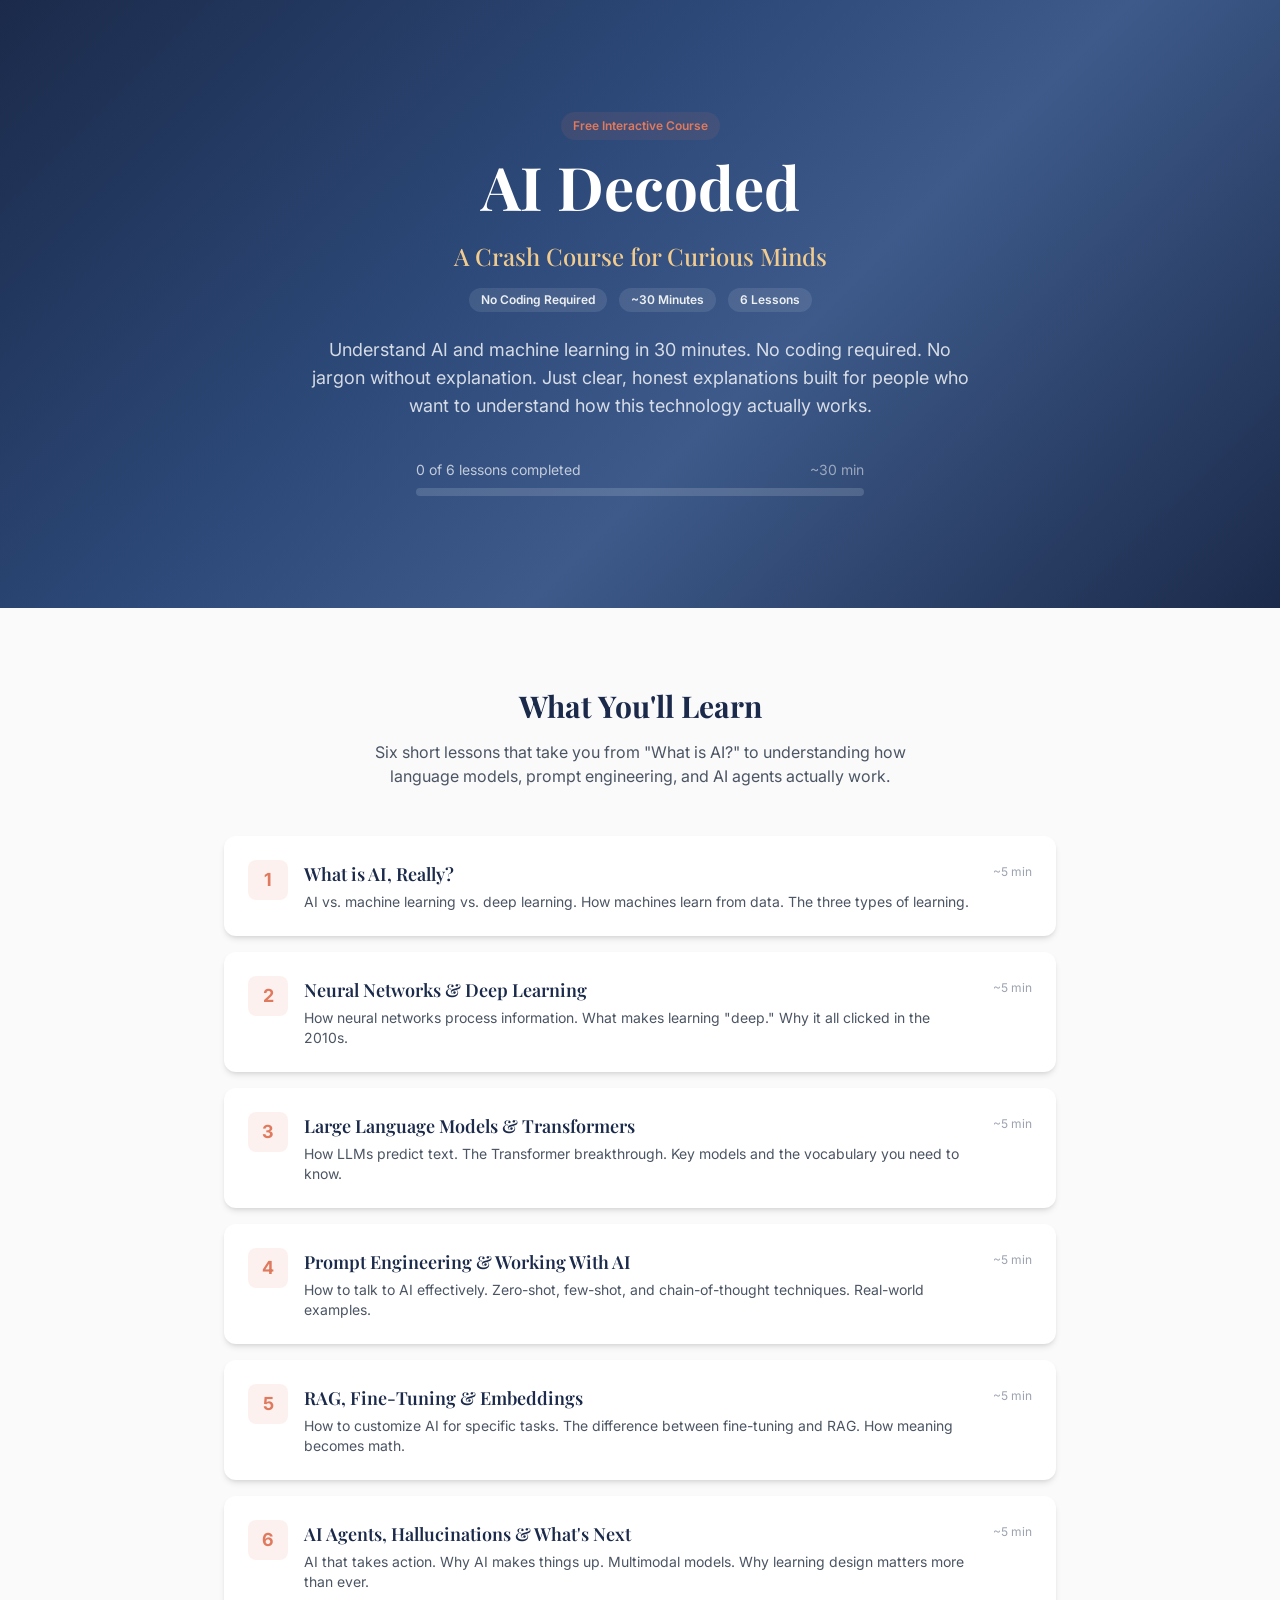
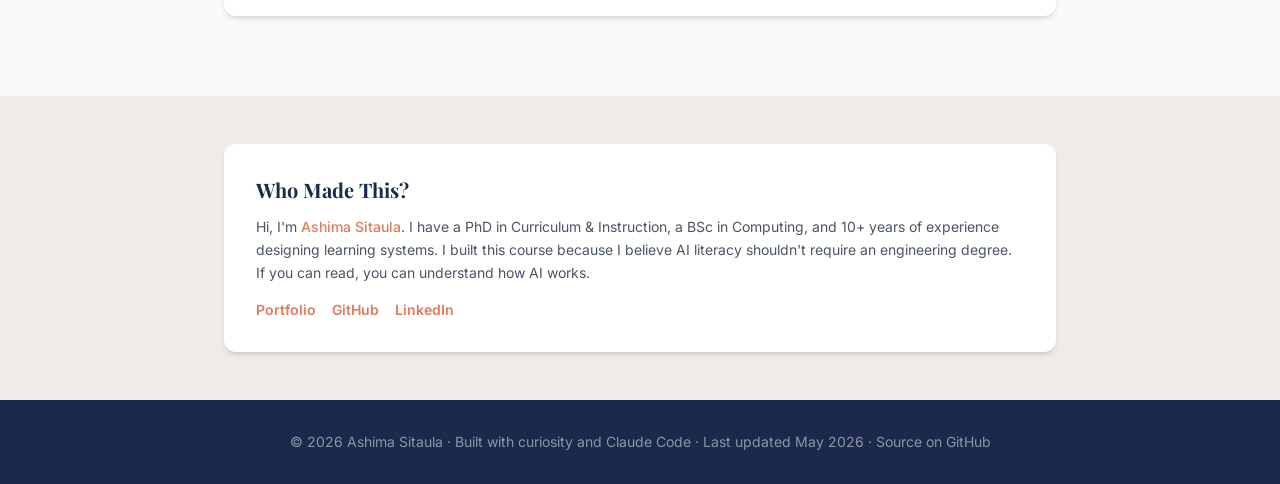
<file: index.html>
<!DOCTYPE html>
<html lang="en">
<head>
  <meta charset="UTF-8">
  <meta name="viewport" content="width=device-width, initial-scale=1.0">
  <title>AI Decoded — A Crash Course for Curious Minds</title>
  <meta name="description" content="A free, interactive crash course on AI and machine learning fundamentals. No coding required. Built for curious professionals who want to understand how AI actually works.">
  <meta name="author" content="Ashima Sitaula">
  <link rel="canonical" href="https://ashima441.github.io/ai-decoded/" />
  <meta property="og:title" content="AI Decoded — A Crash Course for Curious Minds">
  <meta property="og:description" content="Understand AI and machine learning in 30 minutes. No coding required.">
  <meta property="og:type" content="website">
  <meta property="og:url" content="https://ashima441.github.io/ai-decoded/">
  <meta property="og:image" content="https://ashima441.github.io/ai-decoded/og-image-v3.png">
  <meta property="og:image:width" content="1200">
  <meta property="og:image:height" content="630">
  <meta property="og:image:alt" content="AI Decoded — A Crash Course for Curious Minds. Free interactive course. 6 lessons, ~30 minutes, no coding required. By Ashima Sitaula.">
  <meta name="twitter:card" content="summary_large_image">
  <meta name="twitter:title" content="AI Decoded — A Crash Course for Curious Minds">
  <meta name="twitter:description" content="Understand AI and machine learning in 30 minutes. No coding required.">
  <meta name="twitter:image" content="https://ashima441.github.io/ai-decoded/og-image-v3.png">
  <link rel="preconnect" href="https://fonts.googleapis.com">
  <link rel="preconnect" href="https://fonts.gstatic.com" crossorigin>
  <link href="https://fonts.googleapis.com/css2?family=Inter:wght@300;400;500;600;700&family=Playfair+Display:wght@400;500;600;700&display=swap" rel="stylesheet">
  <link rel="icon" href="data:image/svg+xml,<svg xmlns='http://www.w3.org/2000/svg' viewBox='0 0 100 100'><text y='.9em' font-size='90'>🧠</text></svg>" />
  <link rel="stylesheet" href="css/tailwind.css">
  <link rel="stylesheet" href="css/style.css">
  <script type="application/ld+json">
  {
    "@context": "https://schema.org",
    "@type": "Course",
    "name": "AI Decoded — A Crash Course for Curious Minds",
    "description": "A free, interactive crash course on AI and machine learning fundamentals. Six lessons, ~30 minutes. No coding required.",
    "url": "https://ashima441.github.io/ai-decoded/",
    "inLanguage": "en",
    "isAccessibleForFree": true,
    "educationalLevel": "Beginner",
    "teaches": [
      "Artificial Intelligence",
      "Machine Learning",
      "Deep Learning",
      "Neural Networks",
      "Large Language Models",
      "Transformers",
      "Prompt Engineering",
      "Retrieval-Augmented Generation",
      "Embeddings",
      "AI Agents"
    ],
    "provider": {
      "@type": "Person",
      "name": "Ashima Sitaula",
      "url": "https://ashimasitaula.com"
    },
    "hasCourseInstance": {
      "@type": "CourseInstance",
      "courseMode": "online",
      "courseWorkload": "PT30M"
    },
    "offers": {
      "@type": "Offer",
      "price": "0",
      "priceCurrency": "USD",
      "category": "free"
    }
  }
  </script>
</head>
<body class="font-body bg-off-white">

  <a href="#main-content" class="skip-to-content">Skip to main content</a>

  <!-- Hero -->
  <header class="hero-gradient py-20 lg:py-28">
    <div class="max-w-4xl mx-auto px-4 sm:px-6 lg:px-8 text-center">
      <span class="tag-pill bg-white/20 text-white text-sm mb-4 inline-block">Free Interactive Course</span>
      <h1 class="font-heading text-4xl sm:text-5xl lg:text-6xl font-bold text-white leading-tight mb-6">
        AI Decoded
      </h1>
      <p class="text-gold text-xl sm:text-2xl font-heading font-medium mb-4">A Crash Course for Curious Minds</p>
      <div class="flex items-center justify-center gap-3 mb-6">
        <span class="bg-white/10 text-white/90 text-xs font-semibold px-3 py-1 rounded-full">No Coding Required</span>
        <span class="bg-white/10 text-white/90 text-xs font-semibold px-3 py-1 rounded-full">~30 Minutes</span>
        <span class="bg-white/10 text-white/90 text-xs font-semibold px-3 py-1 rounded-full">6 Lessons</span>
      </div>
      <p class="text-white/80 text-lg max-w-2xl mx-auto mb-10">
        Understand AI and machine learning in 30 minutes. No coding required. No jargon without explanation. Just clear, honest explanations built for people who want to understand how this technology actually works.
      </p>

      <!-- Progress -->
      <div class="max-w-md mx-auto">
        <div class="flex items-center justify-between text-sm text-white/70 mb-2">
          <span class="progress-text">0 of 6 lessons completed</span>
          <span class="text-white/50">~30 min</span>
        </div>
        <div class="progress-bar-bg h-2">
          <div class="progress-bar-fill" style="width: 0%"></div>
        </div>
        <button id="reset-progress" class="text-white/50 text-xs hover:text-white/80 hover:underline underline-offset-2 mt-3" style="display:none">Reset progress</button>
      </div>
    </div>
  </header>

  <main id="main-content">

    <!-- Course Overview -->
    <section class="py-16 lg:py-20">
      <div class="max-w-4xl mx-auto px-4 sm:px-6 lg:px-8">

        <div class="text-center mb-12">
          <h2 class="font-heading text-2xl sm:text-3xl font-bold text-navy mb-4">What You'll Learn</h2>
          <p class="text-gray-600 max-w-xl mx-auto">Six short lessons that take you from "What is AI?" to understanding how language models, prompt engineering, and AI agents actually work.</p>
        </div>

        <!-- Lesson Cards -->
        <div class="space-y-4">

          <a href="lessons/lesson-1.html" class="lesson-card block bg-white rounded-xl p-6 shadow-md" data-lesson="lesson-1">
            <div class="flex items-start gap-4">
              <div class="w-10 h-10 bg-terracotta/10 rounded-lg flex items-center justify-center flex-shrink-0">
                <span class="text-terracotta font-bold text-lg">1</span>
              </div>
              <div class="flex-1">
                <div class="flex items-center justify-between">
                  <h3 class="font-heading font-semibold text-lg text-navy">What is AI, Really?</h3>
                  <div class="completion-badge hidden items-center gap-1 text-green-600 text-xs font-semibold">
                    <svg class="w-4 h-4" fill="currentColor" viewBox="0 0 20 20"><path fill-rule="evenodd" d="M16.707 5.293a1 1 0 010 1.414l-8 8a1 1 0 01-1.414 0l-4-4a1 1 0 011.414-1.414L8 12.586l7.293-7.293a1 1 0 011.414 0z" clip-rule="evenodd"/></svg>
                    Done
                  </div>
                </div>
                <p class="text-gray-600 text-sm mt-1">AI vs. machine learning vs. deep learning. How machines learn from data. The three types of learning.</p>
              </div>
              <span class="text-gray-400 text-xs whitespace-nowrap mt-1">~5 min</span>
            </div>
          </a>

          <a href="lessons/lesson-2.html" class="lesson-card block bg-white rounded-xl p-6 shadow-md" data-lesson="lesson-2">
            <div class="flex items-start gap-4">
              <div class="w-10 h-10 bg-terracotta/10 rounded-lg flex items-center justify-center flex-shrink-0">
                <span class="text-terracotta font-bold text-lg">2</span>
              </div>
              <div class="flex-1">
                <div class="flex items-center justify-between">
                  <h3 class="font-heading font-semibold text-lg text-navy">Neural Networks &amp; Deep Learning</h3>
                  <div class="completion-badge hidden items-center gap-1 text-green-600 text-xs font-semibold">
                    <svg class="w-4 h-4" fill="currentColor" viewBox="0 0 20 20"><path fill-rule="evenodd" d="M16.707 5.293a1 1 0 010 1.414l-8 8a1 1 0 01-1.414 0l-4-4a1 1 0 011.414-1.414L8 12.586l7.293-7.293a1 1 0 011.414 0z" clip-rule="evenodd"/></svg>
                    Done
                  </div>
                </div>
                <p class="text-gray-600 text-sm mt-1">How neural networks process information. What makes learning "deep." Why it all clicked in the 2010s.</p>
              </div>
              <span class="text-gray-400 text-xs whitespace-nowrap mt-1">~5 min</span>
            </div>
          </a>

          <a href="lessons/lesson-3.html" class="lesson-card block bg-white rounded-xl p-6 shadow-md" data-lesson="lesson-3">
            <div class="flex items-start gap-4">
              <div class="w-10 h-10 bg-terracotta/10 rounded-lg flex items-center justify-center flex-shrink-0">
                <span class="text-terracotta font-bold text-lg">3</span>
              </div>
              <div class="flex-1">
                <div class="flex items-center justify-between">
                  <h3 class="font-heading font-semibold text-lg text-navy">Large Language Models &amp; Transformers</h3>
                  <div class="completion-badge hidden items-center gap-1 text-green-600 text-xs font-semibold">
                    <svg class="w-4 h-4" fill="currentColor" viewBox="0 0 20 20"><path fill-rule="evenodd" d="M16.707 5.293a1 1 0 010 1.414l-8 8a1 1 0 01-1.414 0l-4-4a1 1 0 011.414-1.414L8 12.586l7.293-7.293a1 1 0 011.414 0z" clip-rule="evenodd"/></svg>
                    Done
                  </div>
                </div>
                <p class="text-gray-600 text-sm mt-1">How LLMs predict text. The Transformer breakthrough. Key models and the vocabulary you need to know.</p>
              </div>
              <span class="text-gray-400 text-xs whitespace-nowrap mt-1">~5 min</span>
            </div>
          </a>

          <a href="lessons/lesson-4.html" class="lesson-card block bg-white rounded-xl p-6 shadow-md" data-lesson="lesson-4">
            <div class="flex items-start gap-4">
              <div class="w-10 h-10 bg-terracotta/10 rounded-lg flex items-center justify-center flex-shrink-0">
                <span class="text-terracotta font-bold text-lg">4</span>
              </div>
              <div class="flex-1">
                <div class="flex items-center justify-between">
                  <h3 class="font-heading font-semibold text-lg text-navy">Prompt Engineering &amp; Working With AI</h3>
                  <div class="completion-badge hidden items-center gap-1 text-green-600 text-xs font-semibold">
                    <svg class="w-4 h-4" fill="currentColor" viewBox="0 0 20 20"><path fill-rule="evenodd" d="M16.707 5.293a1 1 0 010 1.414l-8 8a1 1 0 01-1.414 0l-4-4a1 1 0 011.414-1.414L8 12.586l7.293-7.293a1 1 0 011.414 0z" clip-rule="evenodd"/></svg>
                    Done
                  </div>
                </div>
                <p class="text-gray-600 text-sm mt-1">How to talk to AI effectively. Zero-shot, few-shot, and chain-of-thought techniques. Real-world examples.</p>
              </div>
              <span class="text-gray-400 text-xs whitespace-nowrap mt-1">~5 min</span>
            </div>
          </a>

          <a href="lessons/lesson-5.html" class="lesson-card block bg-white rounded-xl p-6 shadow-md" data-lesson="lesson-5">
            <div class="flex items-start gap-4">
              <div class="w-10 h-10 bg-terracotta/10 rounded-lg flex items-center justify-center flex-shrink-0">
                <span class="text-terracotta font-bold text-lg">5</span>
              </div>
              <div class="flex-1">
                <div class="flex items-center justify-between">
                  <h3 class="font-heading font-semibold text-lg text-navy">RAG, Fine-Tuning &amp; Embeddings</h3>
                  <div class="completion-badge hidden items-center gap-1 text-green-600 text-xs font-semibold">
                    <svg class="w-4 h-4" fill="currentColor" viewBox="0 0 20 20"><path fill-rule="evenodd" d="M16.707 5.293a1 1 0 010 1.414l-8 8a1 1 0 01-1.414 0l-4-4a1 1 0 011.414-1.414L8 12.586l7.293-7.293a1 1 0 011.414 0z" clip-rule="evenodd"/></svg>
                    Done
                  </div>
                </div>
                <p class="text-gray-600 text-sm mt-1">How to customize AI for specific tasks. The difference between fine-tuning and RAG. How meaning becomes math.</p>
              </div>
              <span class="text-gray-400 text-xs whitespace-nowrap mt-1">~5 min</span>
            </div>
          </a>

          <a href="lessons/lesson-6.html" class="lesson-card block bg-white rounded-xl p-6 shadow-md" data-lesson="lesson-6">
            <div class="flex items-start gap-4">
              <div class="w-10 h-10 bg-terracotta/10 rounded-lg flex items-center justify-center flex-shrink-0">
                <span class="text-terracotta font-bold text-lg">6</span>
              </div>
              <div class="flex-1">
                <div class="flex items-center justify-between">
                  <h3 class="font-heading font-semibold text-lg text-navy">AI Agents, Hallucinations &amp; What's Next</h3>
                  <div class="completion-badge hidden items-center gap-1 text-green-600 text-xs font-semibold">
                    <svg class="w-4 h-4" fill="currentColor" viewBox="0 0 20 20"><path fill-rule="evenodd" d="M16.707 5.293a1 1 0 010 1.414l-8 8a1 1 0 01-1.414 0l-4-4a1 1 0 011.414-1.414L8 12.586l7.293-7.293a1 1 0 011.414 0z" clip-rule="evenodd"/></svg>
                    Done
                  </div>
                </div>
                <p class="text-gray-600 text-sm mt-1">AI that takes action. Why AI makes things up. Multimodal models. Why learning design matters more than ever.</p>
              </div>
              <span class="text-gray-400 text-xs whitespace-nowrap mt-1">~5 min</span>
            </div>
          </a>

        </div>
      </div>
    </section>

    <!-- About -->
    <section class="py-12 bg-warm-gray">
      <div class="max-w-4xl mx-auto px-4 sm:px-6 lg:px-8">
        <div class="bg-white rounded-xl p-8 shadow-md">
          <h2 class="font-heading text-xl font-bold text-navy mb-3">Who Made This?</h2>
          <p class="text-gray-600 text-sm leading-relaxed mb-4">
            Hi, I'm <a href="https://ashimasitaula.com" target="_blank" rel="noopener" class="text-terracotta font-medium hover:underline">Ashima Sitaula</a>. I have a PhD in Curriculum &amp; Instruction, a BSc in Computing, and 10+ years of experience designing learning systems. I built this course because I believe AI literacy shouldn't require an engineering degree. If you can read, you can understand how AI works.
          </p>
          <div class="flex items-center gap-4">
            <a href="https://ashimasitaula.com" target="_blank" rel="noopener" class="text-sm text-terracotta font-semibold hover:underline">Portfolio</a>
            <a href="https://github.com/ashima441" target="_blank" rel="noopener" class="text-sm text-terracotta font-semibold hover:underline">GitHub</a>
            <a href="https://www.linkedin.com/in/ashima-sitaula-a05291112" target="_blank" rel="noopener" class="text-sm text-terracotta font-semibold hover:underline">LinkedIn</a>
          </div>
        </div>
      </div>
    </section>
  </main>

  <!-- Footer -->
  <footer class="bg-navy py-8">
    <div class="max-w-4xl mx-auto px-4 sm:px-6 lg:px-8 text-center">
      <p class="text-white/50 text-sm">&copy; 2026 Ashima Sitaula &middot; Built with curiosity and Claude Code &middot; Last updated May 2026 &middot; <a href="https://github.com/ashima441/ai-decoded" target="_blank" rel="noopener" class="hover:text-white/80 hover:underline">Source on GitHub</a></p>
    </div>
  </footer>

  <script src="js/main.js"></script>
</body>
</html>
</file>
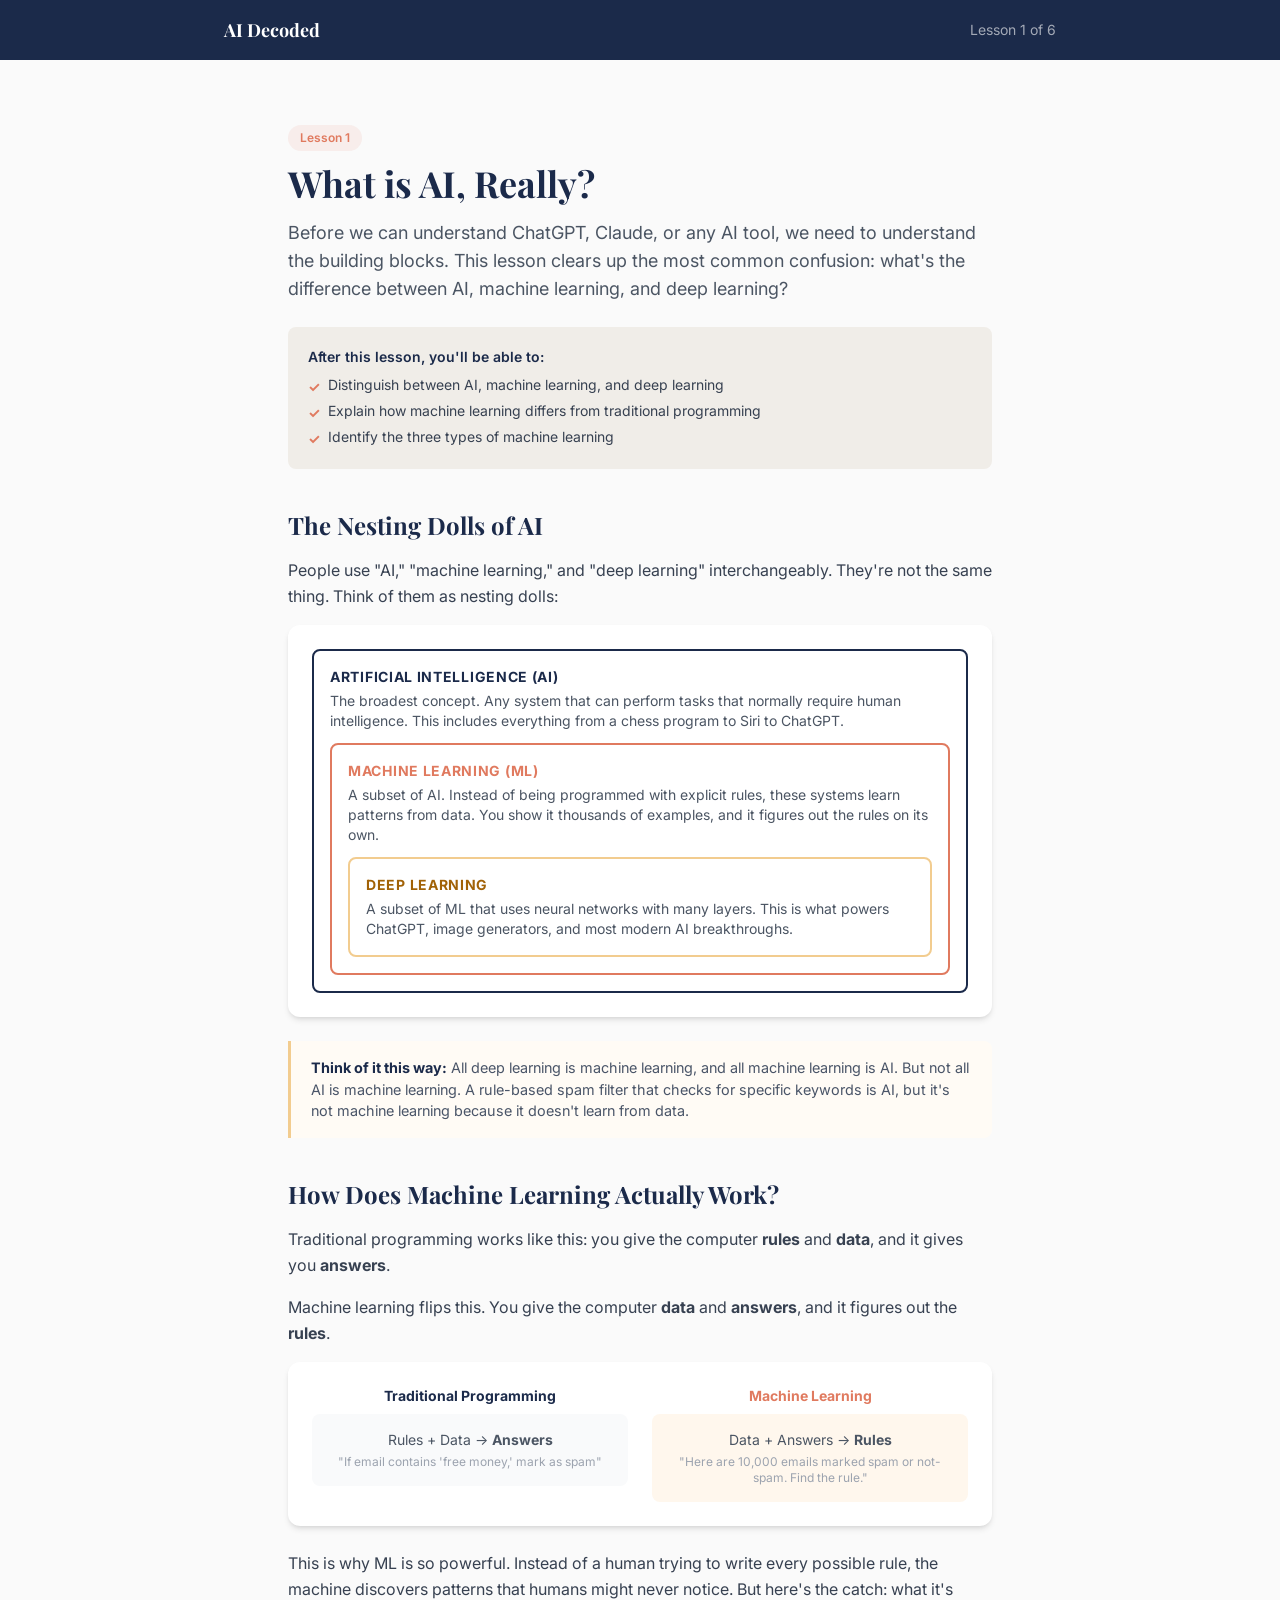
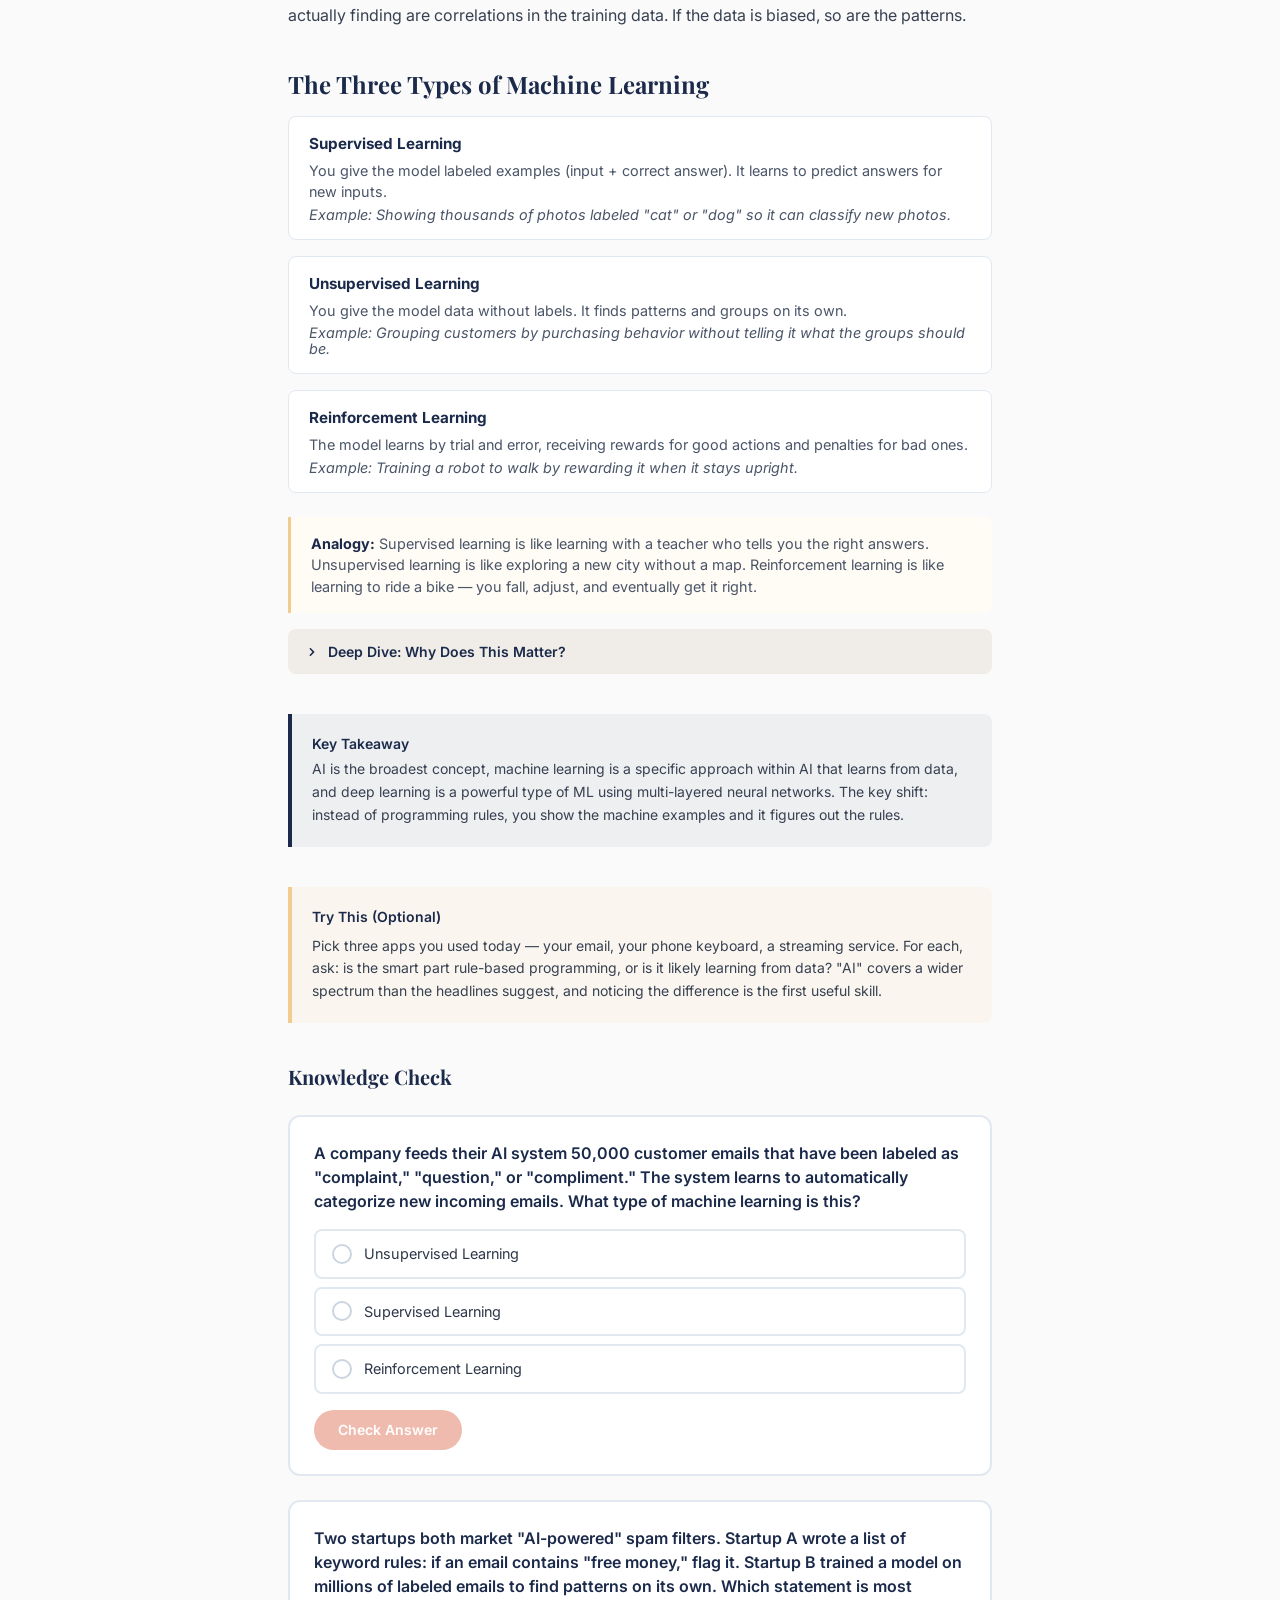
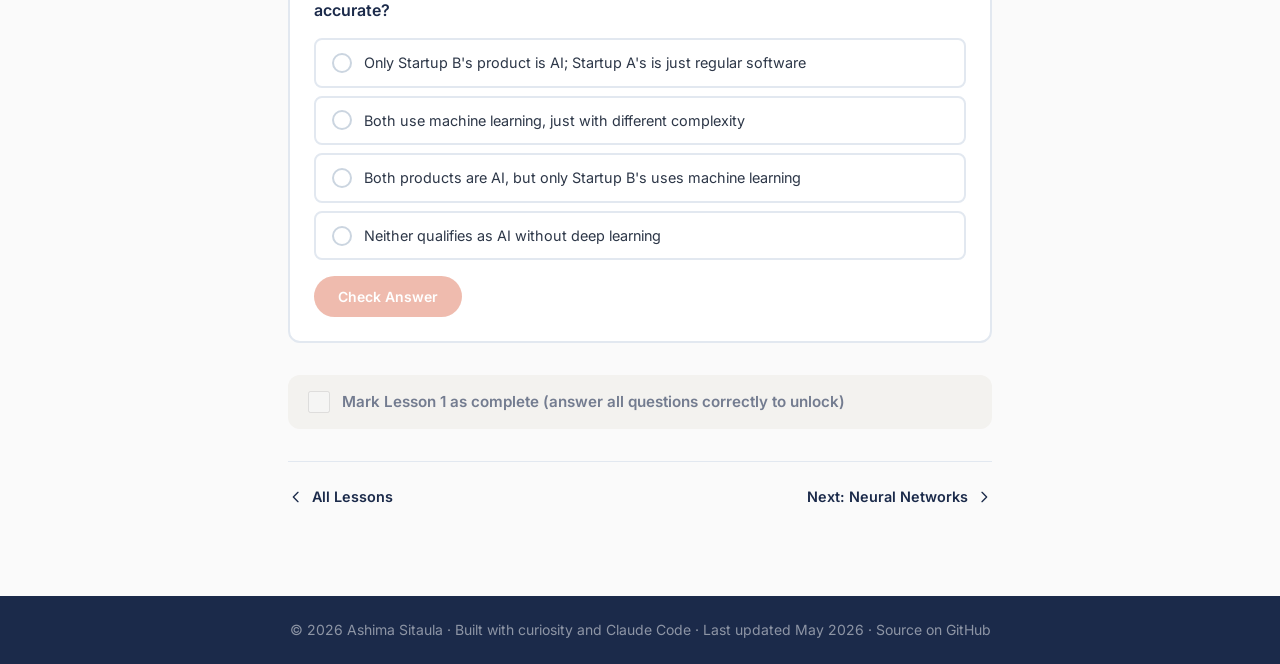
<file: lessons/lesson-1.html>
<!DOCTYPE html>
<html lang="en">
<head>
  <meta charset="UTF-8">
  <meta name="viewport" content="width=device-width, initial-scale=1.0">
  <title>Lesson 1: What is AI, Really? — AI Decoded</title>
  <meta name="description" content="AI vs. machine learning vs. deep learning. How machines learn from data. The three types of learning explained simply.">
  <link rel="canonical" href="https://ashima441.github.io/ai-decoded/lessons/lesson-1.html" />
  <meta property="og:title" content="Lesson 1: What is AI, Really? — AI Decoded">
  <meta property="og:description" content="AI vs. machine learning vs. deep learning. How machines learn from data. The three types of learning explained simply.">
  <meta property="og:type" content="article">
  <meta property="og:url" content="https://ashima441.github.io/ai-decoded/lessons/lesson-1.html">
  <meta property="og:image" content="https://ashima441.github.io/ai-decoded/og-image-v3.png">
  <meta property="og:image:width" content="1200">
  <meta property="og:image:height" content="630">
  <meta property="og:image:alt" content="AI Decoded — A Crash Course for Curious Minds.">
  <meta name="twitter:card" content="summary_large_image">
  <meta name="twitter:image" content="https://ashima441.github.io/ai-decoded/og-image-v3.png">
  <link rel="preconnect" href="https://fonts.googleapis.com">
  <link rel="preconnect" href="https://fonts.gstatic.com" crossorigin>
  <link href="https://fonts.googleapis.com/css2?family=Inter:wght@300;400;500;600;700&family=Playfair+Display:wght@400;500;600;700&display=swap" rel="stylesheet">
  <link rel="icon" href="data:image/svg+xml,<svg xmlns='http://www.w3.org/2000/svg' viewBox='0 0 100 100'><text y='.9em' font-size='90'>🧠</text></svg>" />
  <link rel="stylesheet" href="../css/tailwind.css">
  <link rel="stylesheet" href="../css/style.css">
</head>
<body class="font-body bg-off-white">

  <a href="#main-content" class="skip-to-content">Skip to main content</a>

  <!-- Nav -->
  <nav class="bg-navy py-4" aria-label="Course navigation">
    <div class="max-w-4xl mx-auto px-4 sm:px-6 lg:px-8 flex items-center justify-between">
      <a href="../index.html" class="text-white font-heading font-bold text-lg">AI Decoded</a>
      <span class="text-white/60 text-sm">Lesson 1 of 6</span>
    </div>
  </nav>

  <main id="main-content">
    <article class="py-12 lg:py-16">
      <div class="max-w-3xl mx-auto px-4 sm:px-6 lg:px-8">

        <!-- Lesson Header -->
        <div class="mb-10">
          <span class="tag-pill mb-3 inline-block">Lesson 1</span>
          <h1 class="font-heading text-3xl sm:text-4xl font-bold text-navy mb-4">What is AI, Really?</h1>
          <p class="text-gray-600 text-lg">Before we can understand ChatGPT, Claude, or any AI tool, we need to understand the building blocks. This lesson clears up the most common confusion: what's the difference between AI, machine learning, and deep learning?</p>
          <div class="bg-warm-gray rounded-lg p-5 mt-6">
            <p class="font-semibold text-navy text-sm mb-2">After this lesson, you'll be able to:</p>
            <ul class="space-y-1 text-sm text-gray-700">
              <li class="flex items-start gap-2"><span class="text-terracotta font-bold mt-0.5">&#10003;</span> Distinguish between AI, machine learning, and deep learning</li>
              <li class="flex items-start gap-2"><span class="text-terracotta font-bold mt-0.5">&#10003;</span> Explain how machine learning differs from traditional programming</li>
              <li class="flex items-start gap-2"><span class="text-terracotta font-bold mt-0.5">&#10003;</span> Identify the three types of machine learning</li>
            </ul>
          </div>
        </div>

        <!-- Content -->
        <div class="prose max-w-none">

          <h2 class="font-heading text-2xl font-bold text-navy mb-4">The Nesting Dolls of AI</h2>
          <p class="text-gray-700 text-base leading-relaxed mb-4">
            People use "AI," "machine learning," and "deep learning" interchangeably. They're not the same thing. Think of them as nesting dolls:
          </p>

          <div class="bg-white rounded-xl p-6 shadow-md mb-6">
            <div class="space-y-4">
              <div class="border-2 border-navy rounded-lg p-4">
                <p class="font-bold text-navy text-sm uppercase tracking-wider mb-1">Artificial Intelligence (AI)</p>
                <p class="text-gray-600 text-sm">The broadest concept. Any system that can perform tasks that normally require human intelligence. This includes everything from a chess program to Siri to ChatGPT.</p>
                <div class="border-2 border-terracotta rounded-lg p-4 mt-3">
                  <p class="font-bold text-terracotta text-sm uppercase tracking-wider mb-1">Machine Learning (ML)</p>
                  <p class="text-gray-600 text-sm">A subset of AI. Instead of being programmed with explicit rules, these systems learn patterns from data. You show it thousands of examples, and it figures out the rules on its own.</p>
                  <div class="border-2 border-gold rounded-lg p-4 mt-3">
                    <p class="font-bold text-yellow-700 text-sm uppercase tracking-wider mb-1">Deep Learning</p>
                    <p class="text-gray-600 text-sm">A subset of ML that uses neural networks with many layers. This is what powers ChatGPT, image generators, and most modern AI breakthroughs.</p>
                  </div>
                </div>
              </div>
            </div>
          </div>

          <div class="analogy-box">
            <strong>Think of it this way:</strong> All deep learning is machine learning, and all machine learning is AI. But not all AI is machine learning. A rule-based spam filter that checks for specific keywords is AI, but it's not machine learning because it doesn't learn from data.
          </div>

          <h2 class="font-heading text-2xl font-bold text-navy mt-10 mb-4">How Does Machine Learning Actually Work?</h2>
          <p class="text-gray-700 text-base leading-relaxed mb-4">
            Traditional programming works like this: you give the computer <strong>rules</strong> and <strong>data</strong>, and it gives you <strong>answers</strong>.
          </p>
          <p class="text-gray-700 text-base leading-relaxed mb-4">
            Machine learning flips this. You give the computer <strong>data</strong> and <strong>answers</strong>, and it figures out the <strong>rules</strong>.
          </p>

          <div class="bg-white rounded-xl p-6 shadow-md mb-6">
            <div class="grid md:grid-cols-2 gap-6">
              <div class="text-center">
                <p class="font-bold text-navy text-sm mb-2">Traditional Programming</p>
                <div class="bg-gray-50 rounded-lg p-4 text-sm text-gray-600">
                  Rules + Data &rarr; <strong>Answers</strong><br>
                  <span class="text-xs text-gray-400 mt-1 block">"If email contains 'free money,' mark as spam"</span>
                </div>
              </div>
              <div class="text-center">
                <p class="font-bold text-terracotta text-sm mb-2">Machine Learning</p>
                <div class="bg-orange-50 rounded-lg p-4 text-sm text-gray-600">
                  Data + Answers &rarr; <strong>Rules</strong><br>
                  <span class="text-xs text-gray-400 mt-1 block">"Here are 10,000 emails marked spam or not-spam. Find the rule."</span>
                </div>
              </div>
            </div>
          </div>

          <p class="text-gray-700 text-base leading-relaxed mb-4">
            This is why ML is so powerful. Instead of a human trying to write every possible rule, the machine discovers patterns that humans might never notice. But here's the catch: what it's actually finding are correlations in the training data. If the data is biased, so are the patterns.
          </p>

          <h2 class="font-heading text-2xl font-bold text-navy mt-10 mb-4">The Three Types of Machine Learning</h2>

          <div class="space-y-4 mb-6">
            <div class="key-term">
              <dt>Supervised Learning</dt>
              <dd>You give the model labeled examples (input + correct answer). It learns to predict answers for new inputs.</dd>
              <dd class="mt-2 text-xs text-gray-400"><em>Example: Showing thousands of photos labeled "cat" or "dog" so it can classify new photos.</em></dd>
            </div>

            <div class="key-term">
              <dt>Unsupervised Learning</dt>
              <dd>You give the model data without labels. It finds patterns and groups on its own.</dd>
              <dd class="mt-2 text-xs text-gray-400"><em>Example: Grouping customers by purchasing behavior without telling it what the groups should be.</em></dd>
            </div>

            <div class="key-term">
              <dt>Reinforcement Learning</dt>
              <dd>The model learns by trial and error, receiving rewards for good actions and penalties for bad ones.</dd>
              <dd class="mt-2 text-xs text-gray-400"><em>Example: Training a robot to walk by rewarding it when it stays upright.</em></dd>
            </div>
          </div>

          <div class="analogy-box">
            <strong>Analogy:</strong> Supervised learning is like learning with a teacher who tells you the right answers. Unsupervised learning is like exploring a new city without a map. Reinforcement learning is like learning to ride a bike — you fall, adjust, and eventually get it right.
          </div>

          <!-- Deep Dive -->
          <div class="deep-dive mt-8">
            <button class="deep-dive-toggle" aria-expanded="false">
              <svg class="w-4 h-4" fill="currentColor" viewBox="0 0 20 20"><path fill-rule="evenodd" d="M7.293 14.707a1 1 0 010-1.414L10.586 10 7.293 6.707a1 1 0 011.414-1.414l4 4a1 1 0 010 1.414l-4 4a1 1 0 01-1.414 0z" clip-rule="evenodd"/></svg>
              Deep Dive: Why Does This Matter?
            </button>
            <div class="deep-dive-content">
              <p>Understanding these categories helps you evaluate AI tools critically. When someone says "our product uses AI," you can ask: <em>What kind?</em> Is it a rule-based system? A machine learning model trained on data? A deep learning model? Each has different strengths, limitations, and implications for how much you should trust its output.</p>
              <p class="mt-3">Most of the AI making headlines today — ChatGPT, Claude, Midjourney, self-driving cars — is deep learning. That's what we'll focus on for the rest of this course.</p>
            </div>
          </div>

        </div>

        <!-- Key Takeaway -->
        <div class="bg-navy/5 border-l-4 border-navy rounded-r-lg p-5 mt-10 mb-10">
          <p class="font-semibold text-navy text-sm mb-1">Key Takeaway</p>
          <p class="text-gray-700 text-sm leading-relaxed">AI is the broadest concept, machine learning is a specific approach within AI that learns from data, and deep learning is a powerful type of ML using multi-layered neural networks. The key shift: instead of programming rules, you show the machine examples and it figures out the rules.</p>
        </div>

        <!-- Optional Challenge -->
        <div class="bg-gold/10 border-l-4 border-gold rounded-r-lg p-5 mb-10">
          <p class="font-semibold text-navy text-sm mb-2">Try This (Optional)</p>
          <p class="text-gray-700 text-sm leading-relaxed">Pick three apps you used today &mdash; your email, your phone keyboard, a streaming service. For each, ask: is the smart part rule-based programming, or is it likely learning from data? "AI" covers a wider spectrum than the headlines suggest, and noticing the difference is the first useful skill.</p>
        </div>

        <!-- Knowledge Check -->
        <div class="mt-10">
          <h3 class="font-heading text-xl font-bold text-navy mb-4">Knowledge Check</h3>

          <div class="quiz" data-answer="b">
            <p class="quiz-question">A company feeds their AI system 50,000 customer emails that have been labeled as "complaint," "question," or "compliment." The system learns to automatically categorize new incoming emails. What type of machine learning is this?</p>
            <div class="quiz-options" role="radiogroup" aria-label="Question 1">
              <label class="quiz-option" data-value="a">
                <input type="radio" name="l1-q1" value="a">
                <span class="radio-dot"></span>
                <span>Unsupervised Learning</span>
              </label>
              <label class="quiz-option" data-value="b">
                <input type="radio" name="l1-q1" value="b">
                <span class="radio-dot"></span>
                <span>Supervised Learning</span>
              </label>
              <label class="quiz-option" data-value="c">
                <input type="radio" name="l1-q1" value="c">
                <span class="radio-dot"></span>
                <span>Reinforcement Learning</span>
              </label>
            </div>
            <button class="quiz-submit" disabled>Check Answer</button>
            <div class="quiz-feedback correct">Correct! The emails are labeled (complaint, question, compliment), so the model is learning from labeled examples. That's supervised learning.</div>
            <div class="quiz-feedback incorrect">Not quite. The key clue is that the emails are <strong>labeled</strong> — the model is given both the data and the correct answers. That's supervised learning.</div>
          </div>

          <div class="quiz mt-6" data-answer="c">
            <p class="quiz-question">Two startups both market "AI-powered" spam filters. Startup A wrote a list of keyword rules: if an email contains "free money," flag it. Startup B trained a model on millions of labeled emails to find patterns on its own. Which statement is most accurate?</p>
            <div class="quiz-options" role="radiogroup" aria-label="Question 2">
              <label class="quiz-option" data-value="a">
                <input type="radio" name="l1-q2" value="a">
                <span class="radio-dot"></span>
                <span>Only Startup B's product is AI; Startup A's is just regular software</span>
              </label>
              <label class="quiz-option" data-value="b">
                <input type="radio" name="l1-q2" value="b">
                <span class="radio-dot"></span>
                <span>Both use machine learning, just with different complexity</span>
              </label>
              <label class="quiz-option" data-value="c">
                <input type="radio" name="l1-q2" value="c">
                <span class="radio-dot"></span>
                <span>Both products are AI, but only Startup B's uses machine learning</span>
              </label>
              <label class="quiz-option" data-value="d">
                <input type="radio" name="l1-q2" value="d">
                <span class="radio-dot"></span>
                <span>Neither qualifies as AI without deep learning</span>
              </label>
            </div>
            <button class="quiz-submit" disabled>Check Answer</button>
            <div class="quiz-feedback correct">Correct! AI is the broad umbrella &mdash; rule-based systems count. Machine learning is the narrower category that learns patterns from data, which is what Startup B is doing.</div>
            <div class="quiz-feedback incorrect">Not quite. Remember the nesting dolls: rule-based systems <em>are</em> AI (just not ML). Startup A's keyword filter is AI. Startup B goes further by learning from data &mdash; that's machine learning.</div>
          </div>
        </div>

        <!-- Lesson Complete -->
        <label class="lesson-complete-check">
          <input type="checkbox" data-lesson="lesson-1">
          <span>Mark Lesson 1 as complete</span>
        </label>

        <!-- Lesson Nav -->
        <div class="lesson-nav">
          <a href="../index.html">
            <svg class="w-4 h-4" fill="none" stroke="currentColor" viewBox="0 0 24 24"><path stroke-linecap="round" stroke-linejoin="round" stroke-width="2" d="M15 19l-7-7 7-7"/></svg>
            All Lessons
          </a>
          <a href="lesson-2.html">
            Next: Neural Networks
            <svg class="w-4 h-4" fill="none" stroke="currentColor" viewBox="0 0 24 24"><path stroke-linecap="round" stroke-linejoin="round" stroke-width="2" d="M9 5l7 7-7 7"/></svg>
          </a>
        </div>

      </div>
    </article>
  </main>

  <footer class="bg-navy py-6">
    <div class="max-w-4xl mx-auto px-4 sm:px-6 lg:px-8 text-center">
      <p class="text-white/50 text-sm">&copy; 2026 Ashima Sitaula &middot; Built with curiosity and Claude Code &middot; Last updated May 2026 &middot; <a href="https://github.com/ashima441/ai-decoded" target="_blank" rel="noopener" class="hover:text-white/80 hover:underline">Source on GitHub</a></p>
    </div>
  </footer>

  <script src="../js/main.js"></script>
</body>
</html>
</file>
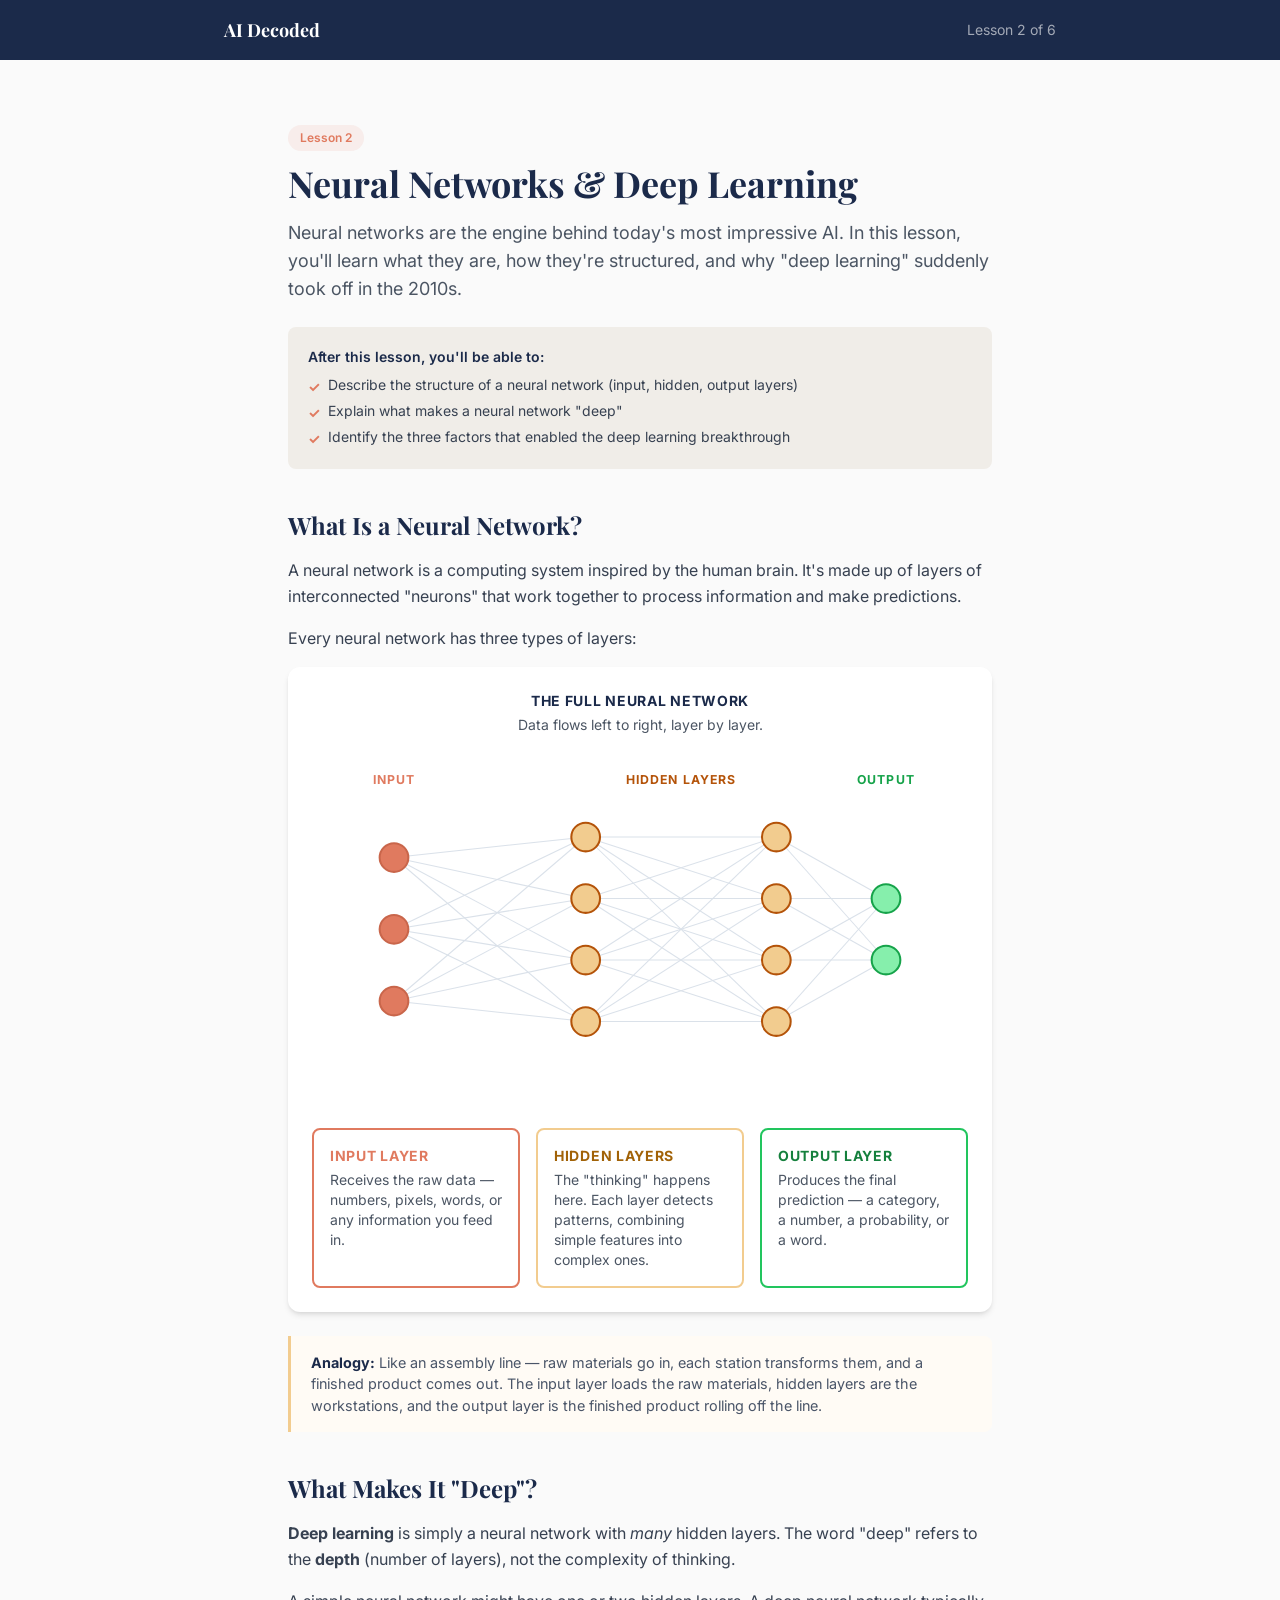
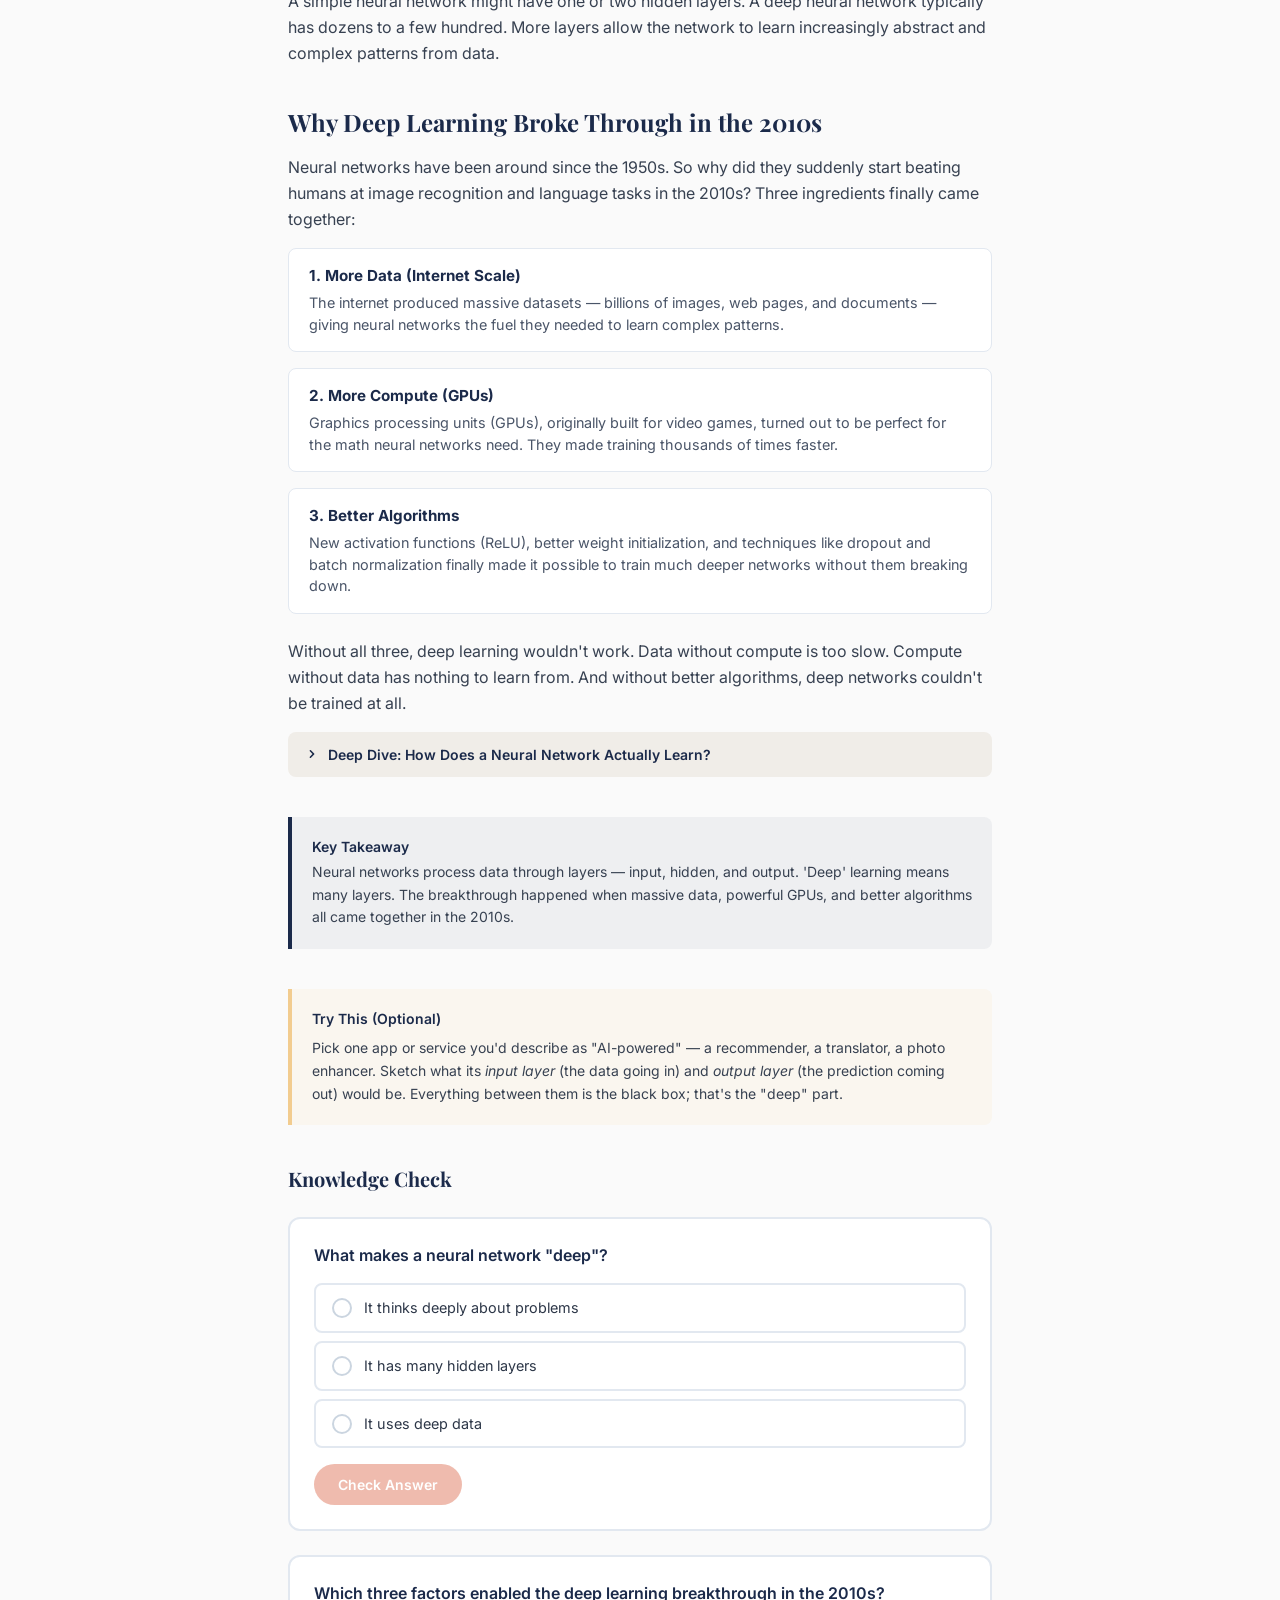
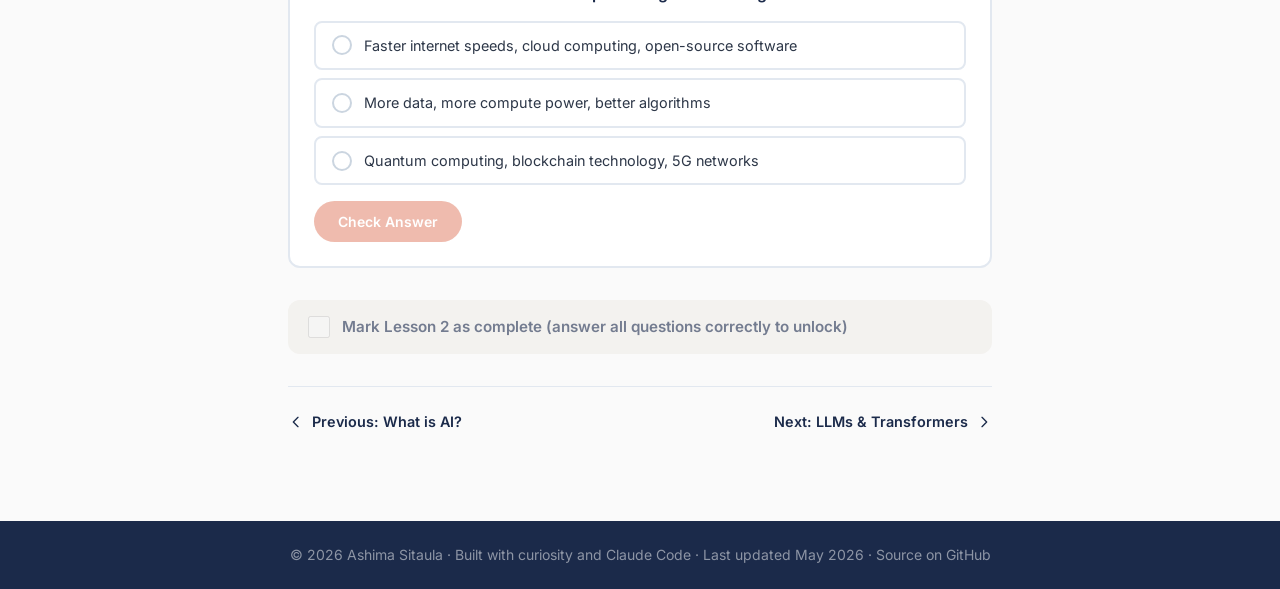
<file: lessons/lesson-2.html>
<!DOCTYPE html>
<html lang="en">
<head>
  <meta charset="UTF-8">
  <meta name="viewport" content="width=device-width, initial-scale=1.0">
  <title>Lesson 2: Neural Networks & Deep Learning — AI Decoded</title>
  <meta name="description" content="How neural networks work, what makes deep learning 'deep,' and why the 2010s changed everything.">
  <link rel="canonical" href="https://ashima441.github.io/ai-decoded/lessons/lesson-2.html" />
  <meta property="og:title" content="Lesson 2: Neural Networks & Deep Learning — AI Decoded">
  <meta property="og:description" content="How neural networks work, what makes deep learning 'deep,' and why the 2010s changed everything.">
  <meta property="og:type" content="article">
  <meta property="og:url" content="https://ashima441.github.io/ai-decoded/lessons/lesson-2.html">
  <meta property="og:image" content="https://ashima441.github.io/ai-decoded/og-image-v3.png">
  <meta property="og:image:width" content="1200">
  <meta property="og:image:height" content="630">
  <meta property="og:image:alt" content="AI Decoded — A Crash Course for Curious Minds.">
  <meta name="twitter:card" content="summary_large_image">
  <meta name="twitter:image" content="https://ashima441.github.io/ai-decoded/og-image-v3.png">
  <link rel="preconnect" href="https://fonts.googleapis.com">
  <link rel="preconnect" href="https://fonts.gstatic.com" crossorigin>
  <link href="https://fonts.googleapis.com/css2?family=Inter:wght@300;400;500;600;700&family=Playfair+Display:wght@400;500;600;700&display=swap" rel="stylesheet">
  <link rel="icon" href="data:image/svg+xml,<svg xmlns='http://www.w3.org/2000/svg' viewBox='0 0 100 100'><text y='.9em' font-size='90'>🧠</text></svg>" />
  <link rel="stylesheet" href="../css/tailwind.css">
  <link rel="stylesheet" href="../css/style.css">
</head>
<body class="font-body bg-off-white">

  <a href="#main-content" class="skip-to-content">Skip to main content</a>

  <!-- Nav -->
  <nav class="bg-navy py-4" aria-label="Course navigation">
    <div class="max-w-4xl mx-auto px-4 sm:px-6 lg:px-8 flex items-center justify-between">
      <a href="../index.html" class="text-white font-heading font-bold text-lg">AI Decoded</a>
      <span class="text-white/60 text-sm">Lesson 2 of 6</span>
    </div>
  </nav>

  <main id="main-content">
    <article class="py-12 lg:py-16">
      <div class="max-w-3xl mx-auto px-4 sm:px-6 lg:px-8">

        <!-- Lesson Header -->
        <div class="mb-10">
          <span class="tag-pill mb-3 inline-block">Lesson 2</span>
          <h1 class="font-heading text-3xl sm:text-4xl font-bold text-navy mb-4">Neural Networks & Deep Learning</h1>
          <p class="text-gray-600 text-lg">Neural networks are the engine behind today's most impressive AI. In this lesson, you'll learn what they are, how they're structured, and why "deep learning" suddenly took off in the 2010s.</p>
          <div class="bg-warm-gray rounded-lg p-5 mt-6">
            <p class="font-semibold text-navy text-sm mb-2">After this lesson, you'll be able to:</p>
            <ul class="space-y-1 text-sm text-gray-700">
              <li class="flex items-start gap-2"><span class="text-terracotta font-bold mt-0.5">&#10003;</span> Describe the structure of a neural network (input, hidden, output layers)</li>
              <li class="flex items-start gap-2"><span class="text-terracotta font-bold mt-0.5">&#10003;</span> Explain what makes a neural network "deep"</li>
              <li class="flex items-start gap-2"><span class="text-terracotta font-bold mt-0.5">&#10003;</span> Identify the three factors that enabled the deep learning breakthrough</li>
            </ul>
          </div>
        </div>

        <!-- Content -->
        <div class="prose max-w-none">

          <h2 class="font-heading text-2xl font-bold text-navy mb-4">What Is a Neural Network?</h2>
          <p class="text-gray-700 text-base leading-relaxed mb-4">
            A neural network is a computing system inspired by the human brain. It's made up of layers of interconnected "neurons" that work together to process information and make predictions.
          </p>
          <p class="text-gray-700 text-base leading-relaxed mb-4">
            Every neural network has three types of layers:
          </p>

          <div class="bg-white rounded-xl p-6 shadow-md mb-6">
            <p class="font-bold text-navy text-sm uppercase tracking-wider mb-1 text-center">The Full Neural Network</p>
            <p class="text-gray-600 text-sm mb-5 text-center">Data flows left to right, layer by layer.</p>

            <svg viewBox="0 0 640 340" role="img" aria-labelledby="nn-diagram-title nn-diagram-desc" class="w-full h-auto mb-6">
              <title id="nn-diagram-title">Neural network diagram</title>
              <desc id="nn-diagram-desc">An input layer of 3 nodes connects to two hidden layers of 4 nodes each, which connect to an output layer of 2 nodes. Every node connects to every node in the next layer.</desc>

              <text x="80" y="28" text-anchor="middle" font-family="Inter, sans-serif" font-size="12" font-weight="700" fill="#E07A5F" letter-spacing="1">INPUT</text>
              <text x="360" y="28" text-anchor="middle" font-family="Inter, sans-serif" font-size="12" font-weight="700" fill="#B45309" letter-spacing="1">HIDDEN LAYERS</text>
              <text x="560" y="28" text-anchor="middle" font-family="Inter, sans-serif" font-size="12" font-weight="700" fill="#16A34A" letter-spacing="1">OUTPUT</text>

              <g stroke="#CBD5E1" stroke-width="1" opacity="0.7">
                <line x1="80" y1="100" x2="267" y2="80"/><line x1="80" y1="100" x2="267" y2="140"/><line x1="80" y1="100" x2="267" y2="200"/><line x1="80" y1="100" x2="267" y2="260"/>
                <line x1="80" y1="170" x2="267" y2="80"/><line x1="80" y1="170" x2="267" y2="140"/><line x1="80" y1="170" x2="267" y2="200"/><line x1="80" y1="170" x2="267" y2="260"/>
                <line x1="80" y1="240" x2="267" y2="80"/><line x1="80" y1="240" x2="267" y2="140"/><line x1="80" y1="240" x2="267" y2="200"/><line x1="80" y1="240" x2="267" y2="260"/>
                <line x1="267" y1="80" x2="453" y2="80"/><line x1="267" y1="80" x2="453" y2="140"/><line x1="267" y1="80" x2="453" y2="200"/><line x1="267" y1="80" x2="453" y2="260"/>
                <line x1="267" y1="140" x2="453" y2="80"/><line x1="267" y1="140" x2="453" y2="140"/><line x1="267" y1="140" x2="453" y2="200"/><line x1="267" y1="140" x2="453" y2="260"/>
                <line x1="267" y1="200" x2="453" y2="80"/><line x1="267" y1="200" x2="453" y2="140"/><line x1="267" y1="200" x2="453" y2="200"/><line x1="267" y1="200" x2="453" y2="260"/>
                <line x1="267" y1="260" x2="453" y2="80"/><line x1="267" y1="260" x2="453" y2="140"/><line x1="267" y1="260" x2="453" y2="200"/><line x1="267" y1="260" x2="453" y2="260"/>
                <line x1="453" y1="80" x2="560" y2="140"/><line x1="453" y1="80" x2="560" y2="200"/>
                <line x1="453" y1="140" x2="560" y2="140"/><line x1="453" y1="140" x2="560" y2="200"/>
                <line x1="453" y1="200" x2="560" y2="140"/><line x1="453" y1="200" x2="560" y2="200"/>
                <line x1="453" y1="260" x2="560" y2="140"/><line x1="453" y1="260" x2="560" y2="200"/>
              </g>

              <g fill="#E07A5F" stroke="#c9664b" stroke-width="2">
                <circle cx="80" cy="100" r="14"/><circle cx="80" cy="170" r="14"/><circle cx="80" cy="240" r="14"/>
              </g>
              <g fill="#F2CC8F" stroke="#B45309" stroke-width="2">
                <circle cx="267" cy="80" r="14"/><circle cx="267" cy="140" r="14"/><circle cx="267" cy="200" r="14"/><circle cx="267" cy="260" r="14"/>
                <circle cx="453" cy="80" r="14"/><circle cx="453" cy="140" r="14"/><circle cx="453" cy="200" r="14"/><circle cx="453" cy="260" r="14"/>
              </g>
              <g fill="#86EFAC" stroke="#16A34A" stroke-width="2">
                <circle cx="560" cy="140" r="14"/><circle cx="560" cy="200" r="14"/>
              </g>
            </svg>

            <div class="grid md:grid-cols-3 gap-4">
              <div class="border-2 border-terracotta rounded-lg p-4">
                <p class="font-bold text-terracotta text-sm uppercase tracking-wider mb-1">Input Layer</p>
                <p class="text-gray-600 text-sm">Receives the raw data &mdash; numbers, pixels, words, or any information you feed in.</p>
              </div>
              <div class="border-2 border-gold rounded-lg p-4">
                <p class="font-bold text-yellow-700 text-sm uppercase tracking-wider mb-1">Hidden Layers</p>
                <p class="text-gray-600 text-sm">The "thinking" happens here. Each layer detects patterns, combining simple features into complex ones.</p>
              </div>
              <div class="border-2 border-green-500 rounded-lg p-4">
                <p class="font-bold text-green-700 text-sm uppercase tracking-wider mb-1">Output Layer</p>
                <p class="text-gray-600 text-sm">Produces the final prediction &mdash; a category, a number, a probability, or a word.</p>
              </div>
            </div>
          </div>

          <div class="analogy-box">
            <strong>Analogy:</strong> Like an assembly line &mdash; raw materials go in, each station transforms them, and a finished product comes out. The input layer loads the raw materials, hidden layers are the workstations, and the output layer is the finished product rolling off the line.
          </div>

          <h2 class="font-heading text-2xl font-bold text-navy mt-10 mb-4">What Makes It "Deep"?</h2>
          <p class="text-gray-700 text-base leading-relaxed mb-4">
            <strong>Deep learning</strong> is simply a neural network with <em>many</em> hidden layers. The word "deep" refers to the <strong>depth</strong> (number of layers), not the complexity of thinking.
          </p>
          <p class="text-gray-700 text-base leading-relaxed mb-4">
            A simple neural network might have one or two hidden layers. A deep neural network typically has dozens to a few hundred. More layers allow the network to learn increasingly abstract and complex patterns from data.
          </p>

          <h2 class="font-heading text-2xl font-bold text-navy mt-10 mb-4">Why Deep Learning Broke Through in the 2010s</h2>
          <p class="text-gray-700 text-base leading-relaxed mb-4">
            Neural networks have been around since the 1950s. So why did they suddenly start beating humans at image recognition and language tasks in the 2010s? Three ingredients finally came together:
          </p>

          <div class="space-y-4 mb-6">
            <div class="key-term">
              <dt>1. More Data (Internet Scale)</dt>
              <dd>The internet produced massive datasets &mdash; billions of images, web pages, and documents &mdash; giving neural networks the fuel they needed to learn complex patterns.</dd>
            </div>

            <div class="key-term">
              <dt>2. More Compute (GPUs)</dt>
              <dd>Graphics processing units (GPUs), originally built for video games, turned out to be perfect for the math neural networks need. They made training thousands of times faster.</dd>
            </div>

            <div class="key-term">
              <dt>3. Better Algorithms</dt>
              <dd>New activation functions (ReLU), better weight initialization, and techniques like dropout and batch normalization finally made it possible to train much deeper networks without them breaking down.</dd>
            </div>
          </div>

          <p class="text-gray-700 text-base leading-relaxed mb-4">
            Without all three, deep learning wouldn't work. Data without compute is too slow. Compute without data has nothing to learn from. And without better algorithms, deep networks couldn't be trained at all.
          </p>

          <!-- Deep Dive -->
          <div class="deep-dive mt-8">
            <button class="deep-dive-toggle" aria-expanded="false">
              <svg class="w-4 h-4" fill="currentColor" viewBox="0 0 20 20"><path fill-rule="evenodd" d="M7.293 14.707a1 1 0 010-1.414L10.586 10 7.293 6.707a1 1 0 011.414-1.414l4 4a1 1 0 010 1.414l-4 4a1 1 0 01-1.414 0z" clip-rule="evenodd"/></svg>
              Deep Dive: How Does a Neural Network Actually Learn?
            </button>
            <div class="deep-dive-content">
              <p>Training a neural network is a loop that repeats millions of times:</p>
              <ol class="list-decimal list-inside mt-3 space-y-2 text-gray-700">
                <li><strong>Forward pass:</strong> Feed data through the network and get a prediction.</li>
                <li><strong>Compare:</strong> Measure how far off the prediction is from the correct answer (this measurement is called the <em>loss</em>).</li>
                <li><strong>Backpropagation:</strong> Work backward through the network, calculating how much each connection (weight) contributed to the error.</li>
                <li><strong>Adjust weights:</strong> Nudge each weight slightly to reduce the error next time.</li>
                <li><strong>Repeat:</strong> Do this millions of times with different examples until the network gets good at its task.</li>
              </ol>
              <p class="mt-3">It's like adjusting thousands of tiny dials simultaneously &mdash; each adjustment makes the predictions a little more accurate. Over millions of rounds, the network goes from random guessing to remarkable accuracy.</p>
            </div>
          </div>

        </div>

        <!-- Key Takeaway -->
        <div class="bg-navy/5 border-l-4 border-navy rounded-r-lg p-5 mt-10 mb-10">
          <p class="font-semibold text-navy text-sm mb-1">Key Takeaway</p>
          <p class="text-gray-700 text-sm leading-relaxed">Neural networks process data through layers — input, hidden, and output. 'Deep' learning means many layers. The breakthrough happened when massive data, powerful GPUs, and better algorithms all came together in the 2010s.</p>
        </div>

        <!-- Optional Challenge -->
        <div class="bg-gold/10 border-l-4 border-gold rounded-r-lg p-5 mb-10">
          <p class="font-semibold text-navy text-sm mb-2">Try This (Optional)</p>
          <p class="text-gray-700 text-sm leading-relaxed">Pick one app or service you'd describe as "AI-powered" &mdash; a recommender, a translator, a photo enhancer. Sketch what its <em>input layer</em> (the data going in) and <em>output layer</em> (the prediction coming out) would be. Everything between them is the black box; that's the "deep" part.</p>
        </div>

        <!-- Knowledge Check -->
        <div class="mt-10">
          <h3 class="font-heading text-xl font-bold text-navy mb-4">Knowledge Check</h3>

          <div class="quiz" data-answer="b">
            <p class="quiz-question">What makes a neural network "deep"?</p>
            <div class="quiz-options" role="radiogroup" aria-label="Question 1">
              <label class="quiz-option" data-value="a">
                <input type="radio" name="l2-q1" value="a">
                <span class="radio-dot"></span>
                <span>It thinks deeply about problems</span>
              </label>
              <label class="quiz-option" data-value="b">
                <input type="radio" name="l2-q1" value="b">
                <span class="radio-dot"></span>
                <span>It has many hidden layers</span>
              </label>
              <label class="quiz-option" data-value="c">
                <input type="radio" name="l2-q1" value="c">
                <span class="radio-dot"></span>
                <span>It uses deep data</span>
              </label>
            </div>
            <button class="quiz-submit" disabled>Check Answer</button>
            <div class="quiz-feedback correct">Correct! "Deep" refers to the depth of the network &mdash; the number of hidden layers. More layers allow it to learn more complex patterns.</div>
            <div class="quiz-feedback incorrect">Not quite. "Deep" in deep learning refers to the number of <strong>hidden layers</strong> in the neural network, not the depth of thinking or data.</div>
          </div>

          <div class="quiz mt-6" data-answer="b">
            <p class="quiz-question">Which three factors enabled the deep learning breakthrough in the 2010s?</p>
            <div class="quiz-options" role="radiogroup" aria-label="Question 2">
              <label class="quiz-option" data-value="a">
                <input type="radio" name="l2-q2" value="a">
                <span class="radio-dot"></span>
                <span>Faster internet speeds, cloud computing, open-source software</span>
              </label>
              <label class="quiz-option" data-value="b">
                <input type="radio" name="l2-q2" value="b">
                <span class="radio-dot"></span>
                <span>More data, more compute power, better algorithms</span>
              </label>
              <label class="quiz-option" data-value="c">
                <input type="radio" name="l2-q2" value="c">
                <span class="radio-dot"></span>
                <span>Quantum computing, blockchain technology, 5G networks</span>
              </label>
            </div>
            <button class="quiz-submit" disabled>Check Answer</button>
            <div class="quiz-feedback correct">Correct! Internet-scale data, GPU compute power, and algorithmic improvements like better backpropagation all came together to make deep learning practical.</div>
            <div class="quiz-feedback incorrect">Not quite. The three key ingredients were: <strong>more data</strong> (from the internet), <strong>more compute power</strong> (GPUs), and <strong>better algorithms</strong> (backpropagation improvements).</div>
          </div>
        </div>

        <!-- Lesson Complete -->
        <label class="lesson-complete-check">
          <input type="checkbox" data-lesson="lesson-2">
          <span>Mark Lesson 2 as complete</span>
        </label>

        <!-- Lesson Nav -->
        <div class="lesson-nav">
          <a href="lesson-1.html">
            <svg class="w-4 h-4" fill="none" stroke="currentColor" viewBox="0 0 24 24"><path stroke-linecap="round" stroke-linejoin="round" stroke-width="2" d="M15 19l-7-7 7-7"/></svg>
            Previous: What is AI?
          </a>
          <a href="lesson-3.html">
            Next: LLMs & Transformers
            <svg class="w-4 h-4" fill="none" stroke="currentColor" viewBox="0 0 24 24"><path stroke-linecap="round" stroke-linejoin="round" stroke-width="2" d="M9 5l7 7-7 7"/></svg>
          </a>
        </div>

      </div>
    </article>
  </main>

  <footer class="bg-navy py-6">
    <div class="max-w-4xl mx-auto px-4 sm:px-6 lg:px-8 text-center">
      <p class="text-white/50 text-sm">&copy; 2026 Ashima Sitaula &middot; Built with curiosity and Claude Code &middot; Last updated May 2026 &middot; <a href="https://github.com/ashima441/ai-decoded" target="_blank" rel="noopener" class="hover:text-white/80 hover:underline">Source on GitHub</a></p>
    </div>
  </footer>

  <script src="../js/main.js"></script>
</body>
</html>
</file>
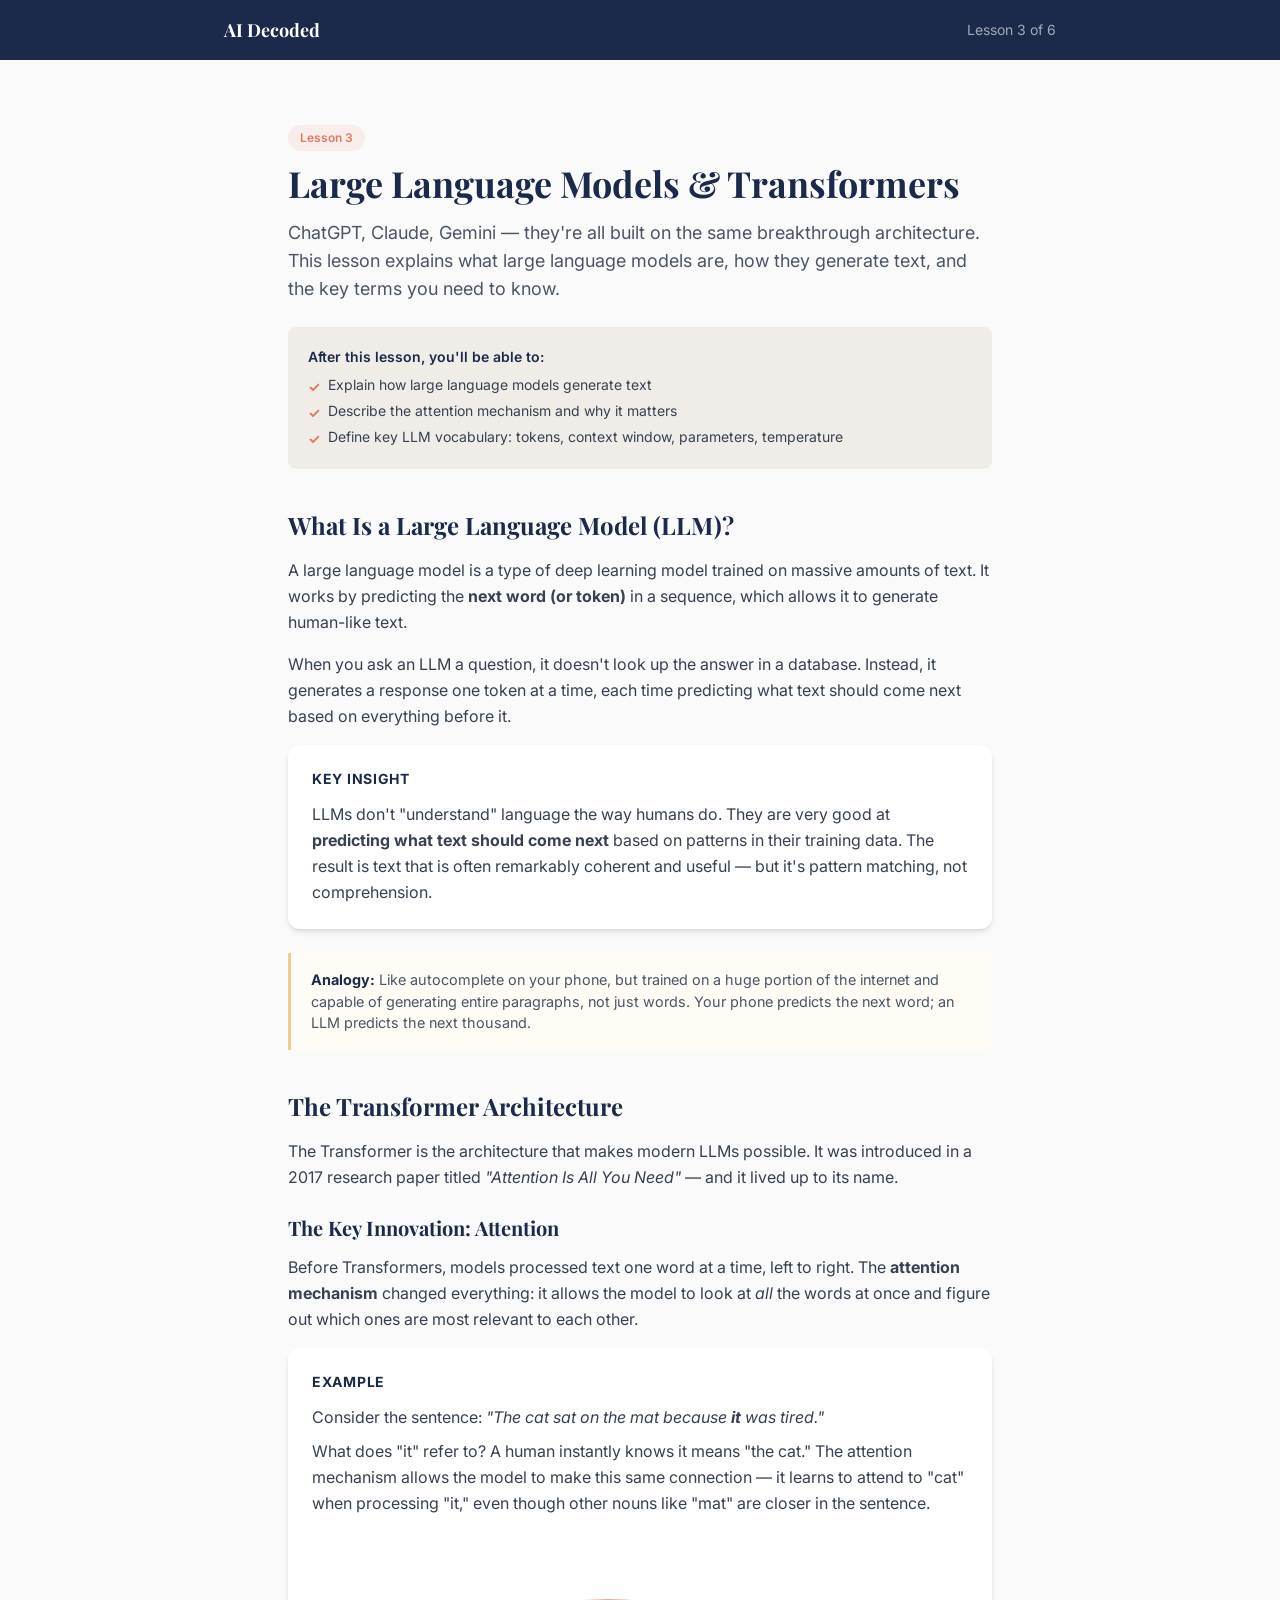
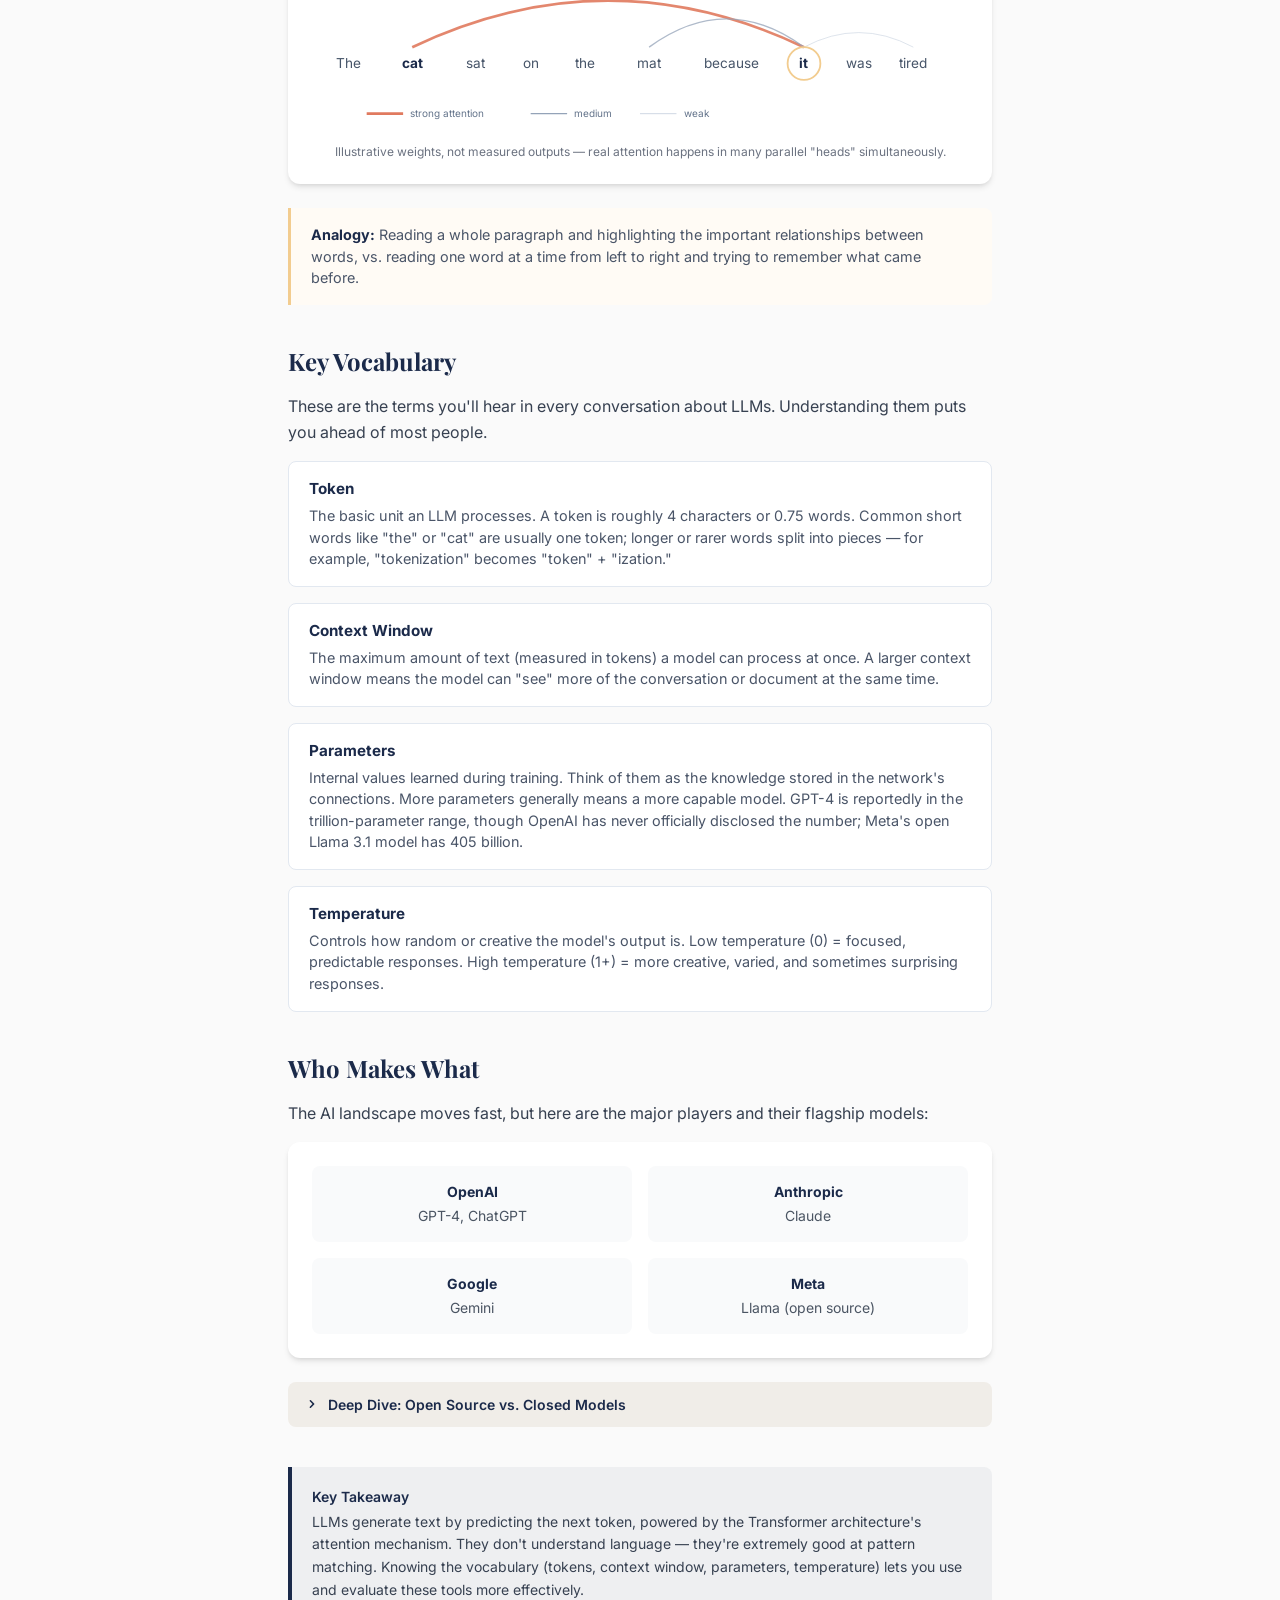
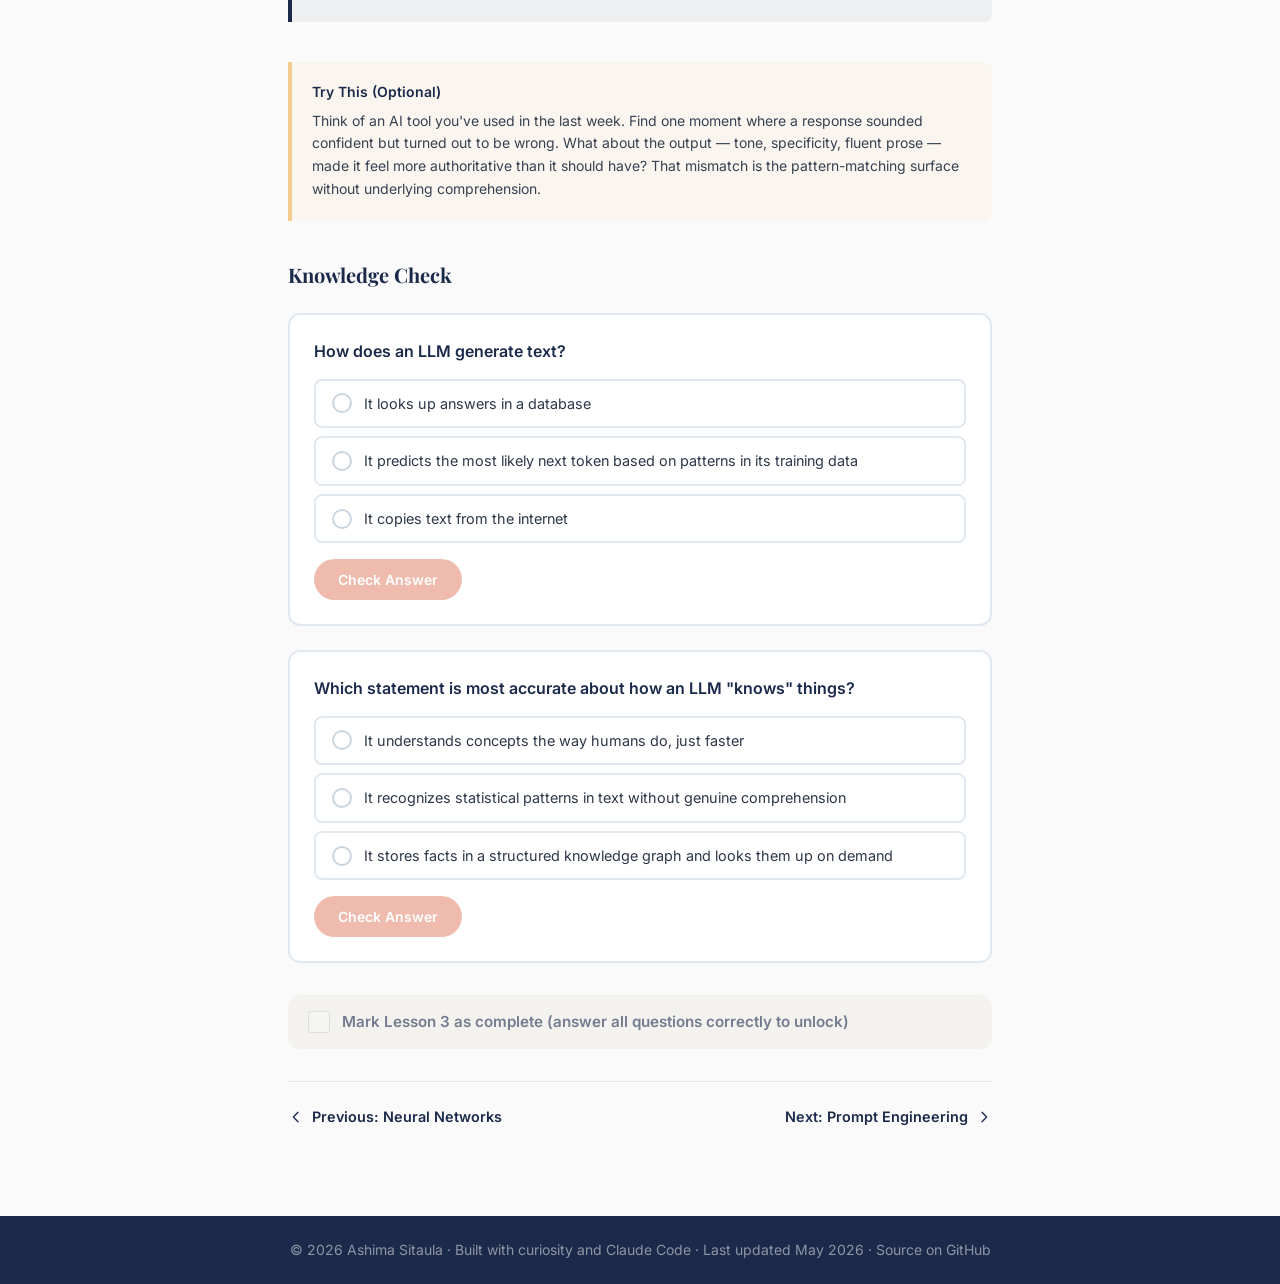
<file: lessons/lesson-3.html>
<!DOCTYPE html>
<html lang="en">
<head>
  <meta charset="UTF-8">
  <meta name="viewport" content="width=device-width, initial-scale=1.0">
  <title>Lesson 3: Large Language Models & Transformers — AI Decoded</title>
  <meta name="description" content="What LLMs are, how the Transformer architecture works, and the key vocabulary you need to talk about AI confidently.">
  <link rel="canonical" href="https://ashima441.github.io/ai-decoded/lessons/lesson-3.html" />
  <meta property="og:title" content="Lesson 3: Large Language Models & Transformers — AI Decoded">
  <meta property="og:description" content="What LLMs are, how the Transformer architecture works, and the key vocabulary you need to talk about AI confidently.">
  <meta property="og:type" content="article">
  <meta property="og:url" content="https://ashima441.github.io/ai-decoded/lessons/lesson-3.html">
  <meta property="og:image" content="https://ashima441.github.io/ai-decoded/og-image-v3.png">
  <meta property="og:image:width" content="1200">
  <meta property="og:image:height" content="630">
  <meta property="og:image:alt" content="AI Decoded — A Crash Course for Curious Minds.">
  <meta name="twitter:card" content="summary_large_image">
  <meta name="twitter:image" content="https://ashima441.github.io/ai-decoded/og-image-v3.png">
  <link rel="preconnect" href="https://fonts.googleapis.com">
  <link rel="preconnect" href="https://fonts.gstatic.com" crossorigin>
  <link href="https://fonts.googleapis.com/css2?family=Inter:wght@300;400;500;600;700&family=Playfair+Display:wght@400;500;600;700&display=swap" rel="stylesheet">
  <link rel="icon" href="data:image/svg+xml,<svg xmlns='http://www.w3.org/2000/svg' viewBox='0 0 100 100'><text y='.9em' font-size='90'>🧠</text></svg>" />
  <link rel="stylesheet" href="../css/tailwind.css">
  <link rel="stylesheet" href="../css/style.css">
</head>
<body class="font-body bg-off-white">

  <a href="#main-content" class="skip-to-content">Skip to main content</a>

  <!-- Nav -->
  <nav class="bg-navy py-4" aria-label="Course navigation">
    <div class="max-w-4xl mx-auto px-4 sm:px-6 lg:px-8 flex items-center justify-between">
      <a href="../index.html" class="text-white font-heading font-bold text-lg">AI Decoded</a>
      <span class="text-white/60 text-sm">Lesson 3 of 6</span>
    </div>
  </nav>

  <main id="main-content">
    <article class="py-12 lg:py-16">
      <div class="max-w-3xl mx-auto px-4 sm:px-6 lg:px-8">

        <!-- Lesson Header -->
        <div class="mb-10">
          <span class="tag-pill mb-3 inline-block">Lesson 3</span>
          <h1 class="font-heading text-3xl sm:text-4xl font-bold text-navy mb-4">Large Language Models & Transformers</h1>
          <p class="text-gray-600 text-lg">ChatGPT, Claude, Gemini &mdash; they're all built on the same breakthrough architecture. This lesson explains what large language models are, how they generate text, and the key terms you need to know.</p>
          <div class="bg-warm-gray rounded-lg p-5 mt-6">
            <p class="font-semibold text-navy text-sm mb-2">After this lesson, you'll be able to:</p>
            <ul class="space-y-1 text-sm text-gray-700">
              <li class="flex items-start gap-2"><span class="text-terracotta font-bold mt-0.5">&#10003;</span> Explain how large language models generate text</li>
              <li class="flex items-start gap-2"><span class="text-terracotta font-bold mt-0.5">&#10003;</span> Describe the attention mechanism and why it matters</li>
              <li class="flex items-start gap-2"><span class="text-terracotta font-bold mt-0.5">&#10003;</span> Define key LLM vocabulary: tokens, context window, parameters, temperature</li>
            </ul>
          </div>
        </div>

        <!-- Content -->
        <div class="prose max-w-none">

          <h2 class="font-heading text-2xl font-bold text-navy mb-4">What Is a Large Language Model (LLM)?</h2>
          <p class="text-gray-700 text-base leading-relaxed mb-4">
            A large language model is a type of deep learning model trained on massive amounts of text. It works by predicting the <strong>next word (or token)</strong> in a sequence, which allows it to generate human-like text.
          </p>
          <p class="text-gray-700 text-base leading-relaxed mb-4">
            When you ask an LLM a question, it doesn't look up the answer in a database. Instead, it generates a response one token at a time, each time predicting what text should come next based on everything before it.
          </p>

          <div class="bg-white rounded-xl p-6 shadow-md mb-6">
            <p class="font-bold text-navy text-sm mb-3 uppercase tracking-wider">Key Insight</p>
            <p class="text-gray-700 text-base leading-relaxed">
              LLMs don't "understand" language the way humans do. They are very good at <strong>predicting what text should come next</strong> based on patterns in their training data. The result is text that is often remarkably coherent and useful &mdash; but it's pattern matching, not comprehension.
            </p>
          </div>

          <div class="analogy-box">
            <strong>Analogy:</strong> Like autocomplete on your phone, but trained on a huge portion of the internet and capable of generating entire paragraphs, not just words. Your phone predicts the next word; an LLM predicts the next thousand.
          </div>

          <h2 class="font-heading text-2xl font-bold text-navy mt-10 mb-4">The Transformer Architecture</h2>
          <p class="text-gray-700 text-base leading-relaxed mb-4">
            The Transformer is the architecture that makes modern LLMs possible. It was introduced in a 2017 research paper titled <em>"Attention Is All You Need"</em> &mdash; and it lived up to its name.
          </p>

          <h3 class="font-heading text-xl font-bold text-navy mt-6 mb-3">The Key Innovation: Attention</h3>
          <p class="text-gray-700 text-base leading-relaxed mb-4">
            Before Transformers, models processed text one word at a time, left to right. The <strong>attention mechanism</strong> changed everything: it allows the model to look at <em>all</em> the words at once and figure out which ones are most relevant to each other.
          </p>

          <div class="bg-white rounded-xl p-6 shadow-md mb-6">
            <p class="font-bold text-navy text-sm mb-3 uppercase tracking-wider">Example</p>
            <p class="text-gray-700 text-base leading-relaxed mb-2">
              Consider the sentence: <em>"The cat sat on the mat because <strong>it</strong> was tired."</em>
            </p>
            <p class="text-gray-700 text-base leading-relaxed mb-5">
              What does "it" refer to? A human instantly knows it means "the cat." The attention mechanism allows the model to make this same connection &mdash; it learns to attend to "cat" when processing "it," even though other nouns like "mat" are closer in the sentence.
            </p>

            <svg viewBox="0 0 720 220" role="img" aria-labelledby="attn-title attn-desc" class="w-full h-auto">
              <title id="attn-title">Attention weights diagram</title>
              <desc id="attn-desc">In the sentence "The cat sat on the mat because it was tired," arrows show that the word "it" attends most strongly to "cat," with weaker attention to "mat" and "tired."</desc>

              <path d="M 540 122 Q 325 20 110 122" stroke="#E07A5F" stroke-width="3" fill="none" opacity="0.9"/>
              <path d="M 540 122 Q 455 60 370 122" stroke="#94A3B8" stroke-width="1.5" fill="none" opacity="0.75"/>
              <path d="M 540 122 Q 600 90 660 122" stroke="#CBD5E1" stroke-width="1" fill="none" opacity="0.7"/>

              <circle cx="540" cy="140" r="18" stroke="#F2CC8F" stroke-width="2" fill="none"/>

              <g font-family="Inter, sans-serif" font-size="15" fill="#475569" text-anchor="middle">
                <text x="40" y="145">The</text>
                <text x="110" y="145" fill="#1B2A4A" font-weight="700">cat</text>
                <text x="180" y="145">sat</text>
                <text x="240" y="145">on</text>
                <text x="300" y="145">the</text>
                <text x="370" y="145">mat</text>
                <text x="460" y="145">because</text>
                <text x="540" y="145" fill="#1B2A4A" font-weight="700">it</text>
                <text x="600" y="145">was</text>
                <text x="660" y="145">tired</text>
              </g>

              <g font-family="Inter, sans-serif" font-size="11" fill="#64748B">
                <line x1="60" y1="195" x2="100" y2="195" stroke="#E07A5F" stroke-width="3"/>
                <text x="108" y="199" text-anchor="start">strong attention</text>
                <line x1="240" y1="195" x2="280" y2="195" stroke="#94A3B8" stroke-width="1.5"/>
                <text x="288" y="199" text-anchor="start">medium</text>
                <line x1="360" y1="195" x2="400" y2="195" stroke="#CBD5E1" stroke-width="1"/>
                <text x="408" y="199" text-anchor="start">weak</text>
              </g>
            </svg>
            <p class="text-xs text-gray-500 mt-2 text-center">Illustrative weights, not measured outputs &mdash; real attention happens in many parallel "heads" simultaneously.</p>
          </div>

          <div class="analogy-box">
            <strong>Analogy:</strong> Reading a whole paragraph and highlighting the important relationships between words, vs. reading one word at a time from left to right and trying to remember what came before.
          </div>

          <h2 class="font-heading text-2xl font-bold text-navy mt-10 mb-4">Key Vocabulary</h2>
          <p class="text-gray-700 text-base leading-relaxed mb-4">
            These are the terms you'll hear in every conversation about LLMs. Understanding them puts you ahead of most people.
          </p>

          <div class="space-y-4 mb-6">
            <div class="key-term">
              <dt>Token</dt>
              <dd>The basic unit an LLM processes. A token is roughly 4 characters or 0.75 words. Common short words like "the" or "cat" are usually one token; longer or rarer words split into pieces &mdash; for example, "tokenization" becomes "token" + "ization."</dd>
            </div>

            <div class="key-term">
              <dt>Context Window</dt>
              <dd>The maximum amount of text (measured in tokens) a model can process at once. A larger context window means the model can "see" more of the conversation or document at the same time.</dd>
            </div>

            <div class="key-term">
              <dt>Parameters</dt>
              <dd>Internal values learned during training. Think of them as the knowledge stored in the network's connections. More parameters generally means a more capable model. GPT-4 is reportedly in the trillion-parameter range, though OpenAI has never officially disclosed the number; Meta's open Llama 3.1 model has 405 billion.</dd>
            </div>

            <div class="key-term">
              <dt>Temperature</dt>
              <dd>Controls how random or creative the model's output is. Low temperature (0) = focused, predictable responses. High temperature (1+) = more creative, varied, and sometimes surprising responses.</dd>
            </div>
          </div>

          <h2 class="font-heading text-2xl font-bold text-navy mt-10 mb-4">Who Makes What</h2>
          <p class="text-gray-700 text-base leading-relaxed mb-4">
            The AI landscape moves fast, but here are the major players and their flagship models:
          </p>

          <div class="bg-white rounded-xl p-6 shadow-md mb-6">
            <div class="grid grid-cols-2 gap-4">
              <div class="bg-gray-50 rounded-lg p-4 text-center">
                <p class="font-bold text-navy text-sm mb-1">OpenAI</p>
                <p class="text-gray-600 text-sm">GPT-4, ChatGPT</p>
              </div>
              <div class="bg-gray-50 rounded-lg p-4 text-center">
                <p class="font-bold text-navy text-sm mb-1">Anthropic</p>
                <p class="text-gray-600 text-sm">Claude</p>
              </div>
              <div class="bg-gray-50 rounded-lg p-4 text-center">
                <p class="font-bold text-navy text-sm mb-1">Google</p>
                <p class="text-gray-600 text-sm">Gemini</p>
              </div>
              <div class="bg-gray-50 rounded-lg p-4 text-center">
                <p class="font-bold text-navy text-sm mb-1">Meta</p>
                <p class="text-gray-600 text-sm">Llama (open source)</p>
              </div>
            </div>
          </div>

          <!-- Deep Dive -->
          <div class="deep-dive mt-8">
            <button class="deep-dive-toggle" aria-expanded="false">
              <svg class="w-4 h-4" fill="currentColor" viewBox="0 0 20 20"><path fill-rule="evenodd" d="M7.293 14.707a1 1 0 010-1.414L10.586 10 7.293 6.707a1 1 0 011.414-1.414l4 4a1 1 0 010 1.414l-4 4a1 1 0 01-1.414 0z" clip-rule="evenodd"/></svg>
              Deep Dive: Open Source vs. Closed Models
            </button>
            <div class="deep-dive-content">
              <p><strong>Open source models</strong> (like Meta's Llama and Mistral) release their model weights publicly. Anyone can download, use, modify, and build on them. This means companies can run these models on their own servers, customize them for specific tasks, and avoid sending data to a third party.</p>
              <p class="mt-3"><strong>Closed models</strong> (like GPT-4 and Claude) are only accessible through an API or web interface. The model weights are proprietary. You send your input to the company's servers and get a response back.</p>
              <p class="mt-3">The trade-off: open source gives you control and privacy, but closed models are often more capable (for now) and easier to use without infrastructure expertise. Many organizations use both, depending on the task.</p>
            </div>
          </div>

        </div>

        <!-- Key Takeaway -->
        <div class="bg-navy/5 border-l-4 border-navy rounded-r-lg p-5 mt-10 mb-10">
          <p class="font-semibold text-navy text-sm mb-1">Key Takeaway</p>
          <p class="text-gray-700 text-sm leading-relaxed">LLMs generate text by predicting the next token, powered by the Transformer architecture's attention mechanism. They don't understand language — they're extremely good at pattern matching. Knowing the vocabulary (tokens, context window, parameters, temperature) lets you use and evaluate these tools more effectively.</p>
        </div>

        <!-- Optional Challenge -->
        <div class="bg-gold/10 border-l-4 border-gold rounded-r-lg p-5 mb-10">
          <p class="font-semibold text-navy text-sm mb-2">Try This (Optional)</p>
          <p class="text-gray-700 text-sm leading-relaxed">Think of an AI tool you've used in the last week. Find one moment where a response sounded confident but turned out to be wrong. What about the output — tone, specificity, fluent prose — made it feel more authoritative than it should have? That mismatch is the pattern-matching surface without underlying comprehension.</p>
        </div>

        <!-- Knowledge Check -->
        <div class="mt-10">
          <h3 class="font-heading text-xl font-bold text-navy mb-4">Knowledge Check</h3>

          <div class="quiz" data-answer="b">
            <p class="quiz-question">How does an LLM generate text?</p>
            <div class="quiz-options" role="radiogroup" aria-label="Question 1">
              <label class="quiz-option" data-value="a">
                <input type="radio" name="l3-q1" value="a">
                <span class="radio-dot"></span>
                <span>It looks up answers in a database</span>
              </label>
              <label class="quiz-option" data-value="b">
                <input type="radio" name="l3-q1" value="b">
                <span class="radio-dot"></span>
                <span>It predicts the most likely next token based on patterns in its training data</span>
              </label>
              <label class="quiz-option" data-value="c">
                <input type="radio" name="l3-q1" value="c">
                <span class="radio-dot"></span>
                <span>It copies text from the internet</span>
              </label>
            </div>
            <button class="quiz-submit" disabled>Check Answer</button>
            <div class="quiz-feedback correct">Correct! LLMs generate text by predicting the next token, one at a time, based on patterns learned during training. There's no database lookup involved.</div>
            <div class="quiz-feedback incorrect">Not quite. LLMs don't store or look up answers. They <strong>predict the most likely next token</strong> based on patterns learned from their training data, generating text one piece at a time.</div>
          </div>

          <div class="quiz mt-6" data-answer="b">
            <p class="quiz-question">Which statement is most accurate about how an LLM "knows" things?</p>
            <div class="quiz-options" role="radiogroup" aria-label="Question 2">
              <label class="quiz-option" data-value="a">
                <input type="radio" name="l3-q2" value="a">
                <span class="radio-dot"></span>
                <span>It understands concepts the way humans do, just faster</span>
              </label>
              <label class="quiz-option" data-value="b">
                <input type="radio" name="l3-q2" value="b">
                <span class="radio-dot"></span>
                <span>It recognizes statistical patterns in text without genuine comprehension</span>
              </label>
              <label class="quiz-option" data-value="c">
                <input type="radio" name="l3-q2" value="c">
                <span class="radio-dot"></span>
                <span>It stores facts in a structured knowledge graph and looks them up on demand</span>
              </label>
            </div>
            <button class="quiz-submit" disabled>Check Answer</button>
            <div class="quiz-feedback correct">Correct! LLMs are very good at predicting text patterns, but they don't have understanding or consciousness. They produce text that sounds right based on statistical patterns &mdash; impressive, but fundamentally different from human comprehension.</div>
            <div class="quiz-feedback incorrect">Not quite. LLMs don't understand or look anything up. They <strong>recognize statistical patterns</strong> in text and predict what's likely to come next. The output sounds right because the patterns fit, not because the model comprehends.</div>
          </div>
        </div>

        <!-- Lesson Complete -->
        <label class="lesson-complete-check">
          <input type="checkbox" data-lesson="lesson-3">
          <span>Mark Lesson 3 as complete</span>
        </label>

        <!-- Lesson Nav -->
        <div class="lesson-nav">
          <a href="lesson-2.html">
            <svg class="w-4 h-4" fill="none" stroke="currentColor" viewBox="0 0 24 24"><path stroke-linecap="round" stroke-linejoin="round" stroke-width="2" d="M15 19l-7-7 7-7"/></svg>
            Previous: Neural Networks
          </a>
          <a href="lesson-4.html">
            Next: Prompt Engineering
            <svg class="w-4 h-4" fill="none" stroke="currentColor" viewBox="0 0 24 24"><path stroke-linecap="round" stroke-linejoin="round" stroke-width="2" d="M9 5l7 7-7 7"/></svg>
          </a>
        </div>

      </div>
    </article>
  </main>

  <footer class="bg-navy py-6">
    <div class="max-w-4xl mx-auto px-4 sm:px-6 lg:px-8 text-center">
      <p class="text-white/50 text-sm">&copy; 2026 Ashima Sitaula &middot; Built with curiosity and Claude Code &middot; Last updated May 2026 &middot; <a href="https://github.com/ashima441/ai-decoded" target="_blank" rel="noopener" class="hover:text-white/80 hover:underline">Source on GitHub</a></p>
    </div>
  </footer>

  <script src="../js/main.js"></script>
</body>
</html>
</file>
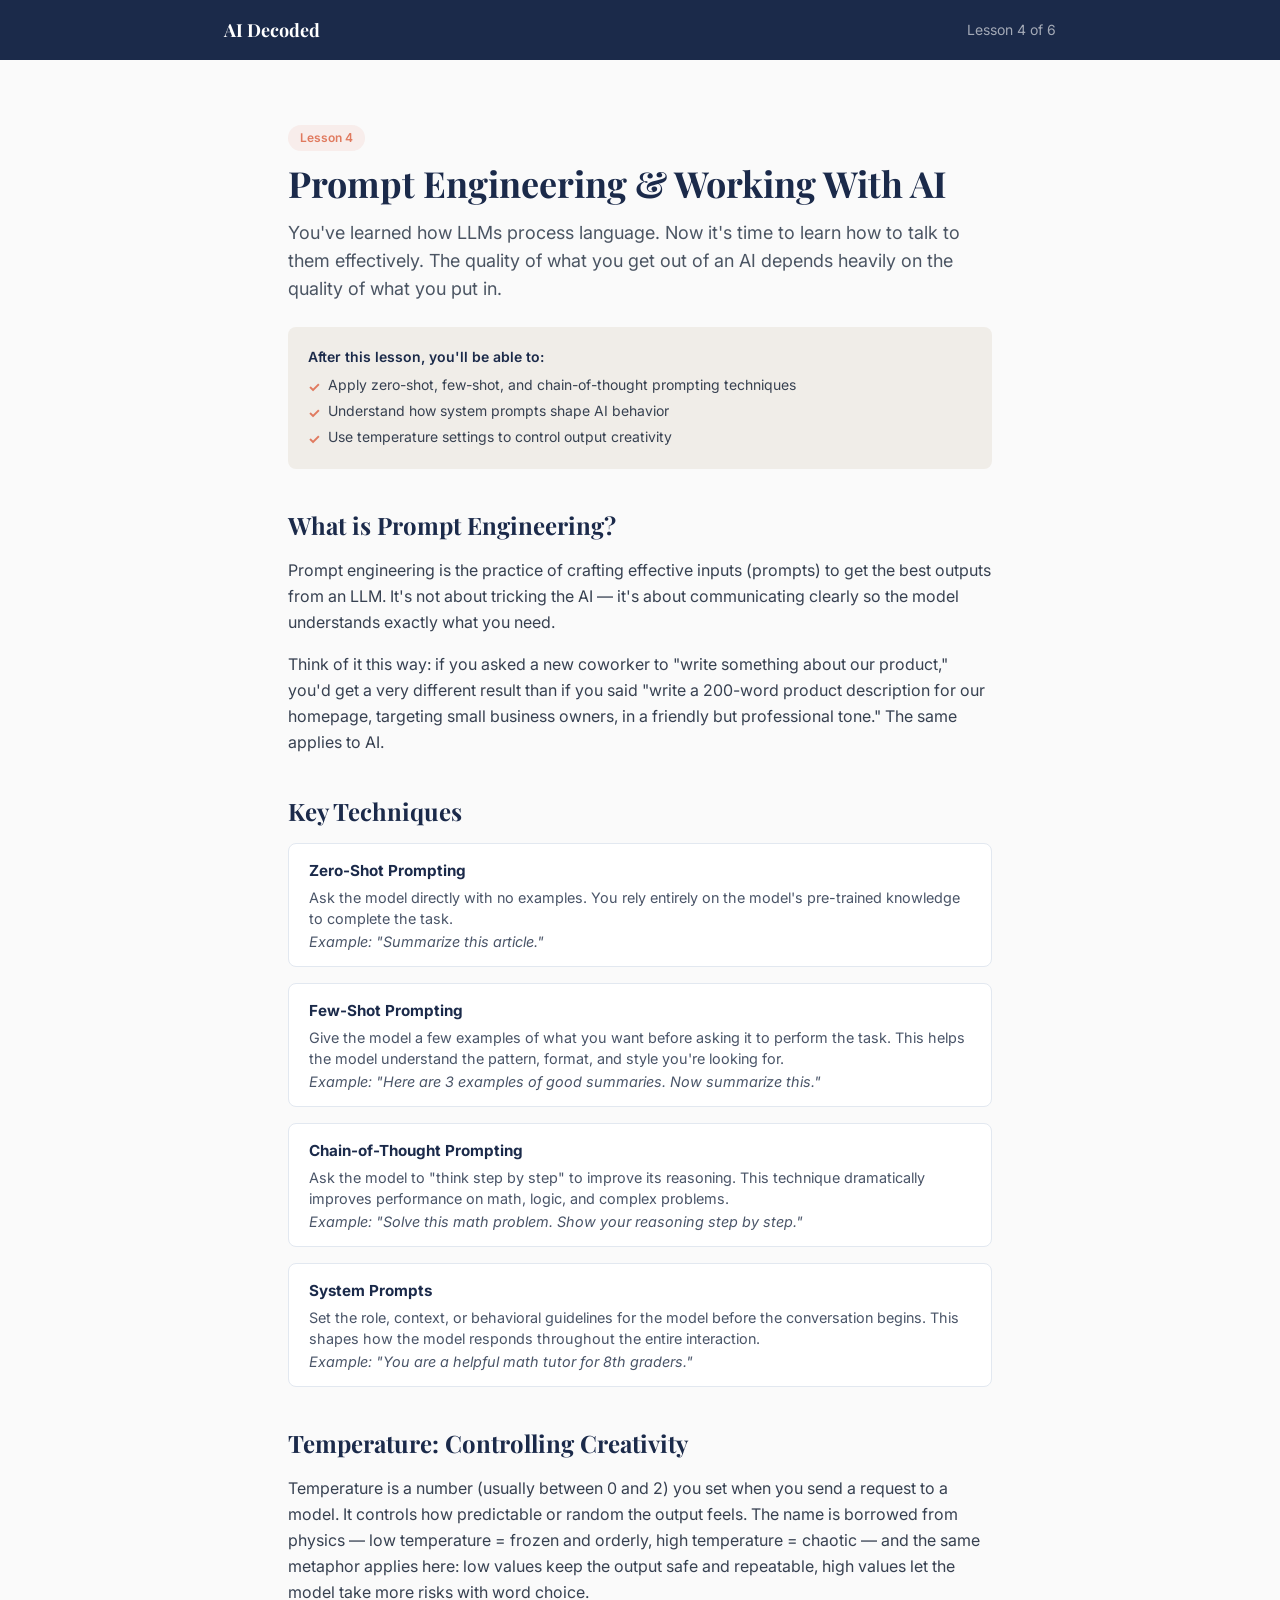
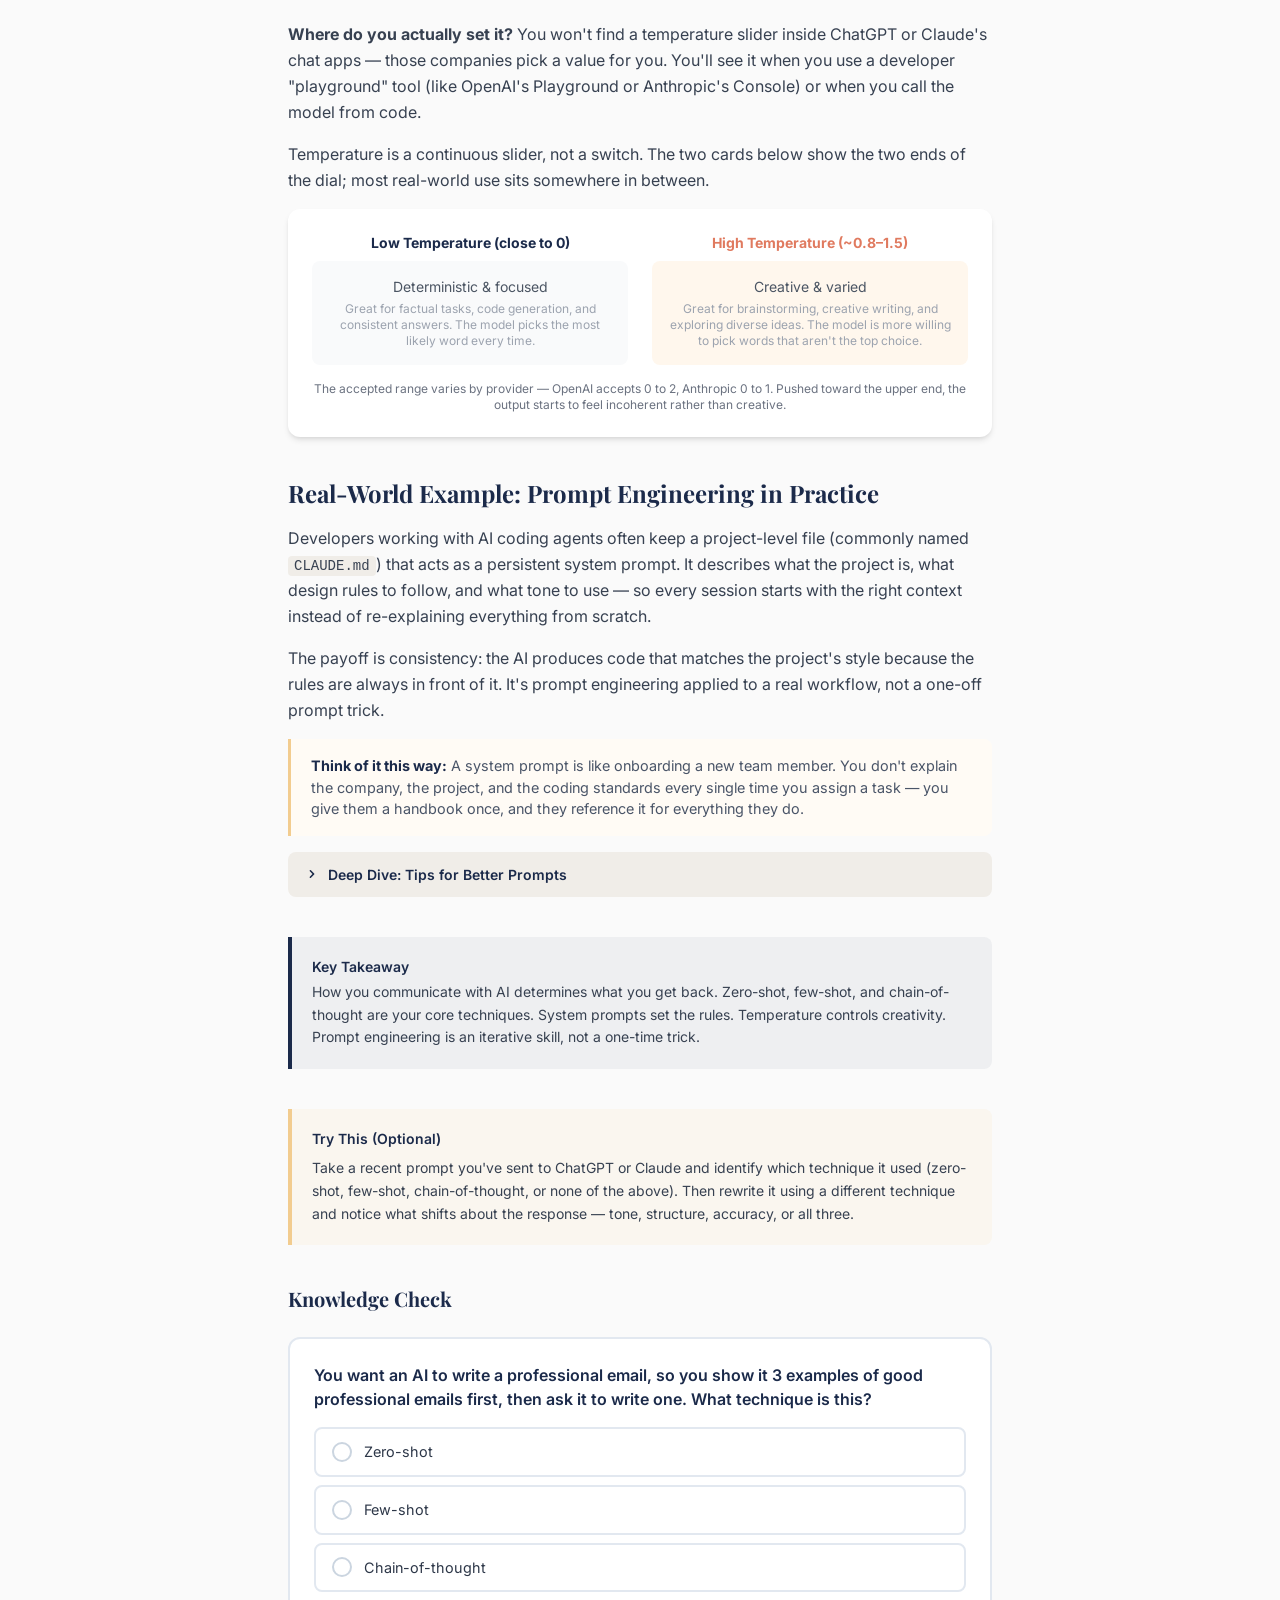
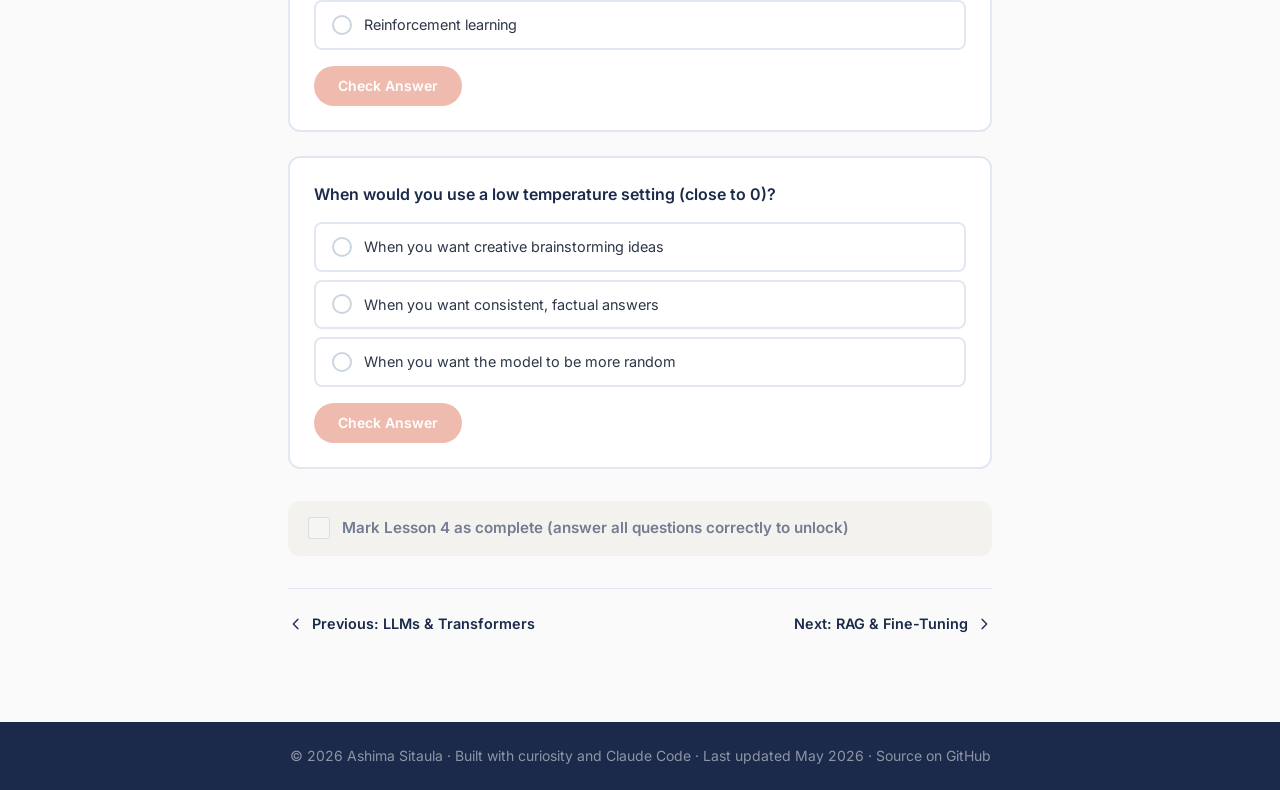
<file: lessons/lesson-4.html>
<!DOCTYPE html>
<html lang="en">
<head>
  <meta charset="UTF-8">
  <meta name="viewport" content="width=device-width, initial-scale=1.0">
  <title>Lesson 4: Prompt Engineering & Working With AI — AI Decoded</title>
  <meta name="description" content="Learn prompt engineering techniques: zero-shot, few-shot, chain-of-thought, system prompts, and temperature settings to get the best results from AI.">
  <link rel="canonical" href="https://ashima441.github.io/ai-decoded/lessons/lesson-4.html" />
  <meta property="og:title" content="Lesson 4: Prompt Engineering & Working With AI — AI Decoded">
  <meta property="og:description" content="Learn prompt engineering techniques: zero-shot, few-shot, chain-of-thought, system prompts, and temperature settings to get the best results from AI.">
  <meta property="og:type" content="article">
  <meta property="og:url" content="https://ashima441.github.io/ai-decoded/lessons/lesson-4.html">
  <meta property="og:image" content="https://ashima441.github.io/ai-decoded/og-image-v3.png">
  <meta property="og:image:width" content="1200">
  <meta property="og:image:height" content="630">
  <meta property="og:image:alt" content="AI Decoded — A Crash Course for Curious Minds.">
  <meta name="twitter:card" content="summary_large_image">
  <meta name="twitter:image" content="https://ashima441.github.io/ai-decoded/og-image-v3.png">
  <link rel="preconnect" href="https://fonts.googleapis.com">
  <link rel="preconnect" href="https://fonts.gstatic.com" crossorigin>
  <link href="https://fonts.googleapis.com/css2?family=Inter:wght@300;400;500;600;700&family=Playfair+Display:wght@400;500;600;700&display=swap" rel="stylesheet">
  <link rel="icon" href="data:image/svg+xml,<svg xmlns='http://www.w3.org/2000/svg' viewBox='0 0 100 100'><text y='.9em' font-size='90'>🧠</text></svg>" />
  <link rel="stylesheet" href="../css/tailwind.css">
  <link rel="stylesheet" href="../css/style.css">
</head>
<body class="font-body bg-off-white">

  <a href="#main-content" class="skip-to-content">Skip to main content</a>

  <!-- Nav -->
  <nav class="bg-navy py-4" aria-label="Course navigation">
    <div class="max-w-4xl mx-auto px-4 sm:px-6 lg:px-8 flex items-center justify-between">
      <a href="../index.html" class="text-white font-heading font-bold text-lg">AI Decoded</a>
      <span class="text-white/60 text-sm">Lesson 4 of 6</span>
    </div>
  </nav>

  <main id="main-content">
    <article class="py-12 lg:py-16">
      <div class="max-w-3xl mx-auto px-4 sm:px-6 lg:px-8">

        <!-- Lesson Header -->
        <div class="mb-10">
          <span class="tag-pill mb-3 inline-block">Lesson 4</span>
          <h1 class="font-heading text-3xl sm:text-4xl font-bold text-navy mb-4">Prompt Engineering & Working With AI</h1>
          <p class="text-gray-600 text-lg">You've learned how LLMs process language. Now it's time to learn how to talk to them effectively. The quality of what you get out of an AI depends heavily on the quality of what you put in.</p>
          <div class="bg-warm-gray rounded-lg p-5 mt-6">
            <p class="font-semibold text-navy text-sm mb-2">After this lesson, you'll be able to:</p>
            <ul class="space-y-1 text-sm text-gray-700">
              <li class="flex items-start gap-2"><span class="text-terracotta font-bold mt-0.5">&#10003;</span> Apply zero-shot, few-shot, and chain-of-thought prompting techniques</li>
              <li class="flex items-start gap-2"><span class="text-terracotta font-bold mt-0.5">&#10003;</span> Understand how system prompts shape AI behavior</li>
              <li class="flex items-start gap-2"><span class="text-terracotta font-bold mt-0.5">&#10003;</span> Use temperature settings to control output creativity</li>
            </ul>
          </div>
        </div>

        <!-- Content -->
        <div class="prose max-w-none">

          <h2 class="font-heading text-2xl font-bold text-navy mb-4">What is Prompt Engineering?</h2>
          <p class="text-gray-700 text-base leading-relaxed mb-4">
            Prompt engineering is the practice of crafting effective inputs (prompts) to get the best outputs from an LLM. It's not about tricking the AI — it's about communicating clearly so the model understands exactly what you need.
          </p>
          <p class="text-gray-700 text-base leading-relaxed mb-4">
            Think of it this way: if you asked a new coworker to "write something about our product," you'd get a very different result than if you said "write a 200-word product description for our homepage, targeting small business owners, in a friendly but professional tone." The same applies to AI.
          </p>

          <h2 class="font-heading text-2xl font-bold text-navy mt-10 mb-4">Key Techniques</h2>

          <div class="space-y-4 mb-6">
            <div class="key-term">
              <dt>Zero-Shot Prompting</dt>
              <dd>Ask the model directly with no examples. You rely entirely on the model's pre-trained knowledge to complete the task.</dd>
              <dd class="mt-2 text-xs text-gray-400"><em>Example: "Summarize this article."</em></dd>
            </div>

            <div class="key-term">
              <dt>Few-Shot Prompting</dt>
              <dd>Give the model a few examples of what you want before asking it to perform the task. This helps the model understand the pattern, format, and style you're looking for.</dd>
              <dd class="mt-2 text-xs text-gray-400"><em>Example: "Here are 3 examples of good summaries. Now summarize this."</em></dd>
            </div>

            <div class="key-term">
              <dt>Chain-of-Thought Prompting</dt>
              <dd>Ask the model to "think step by step" to improve its reasoning. This technique dramatically improves performance on math, logic, and complex problems.</dd>
              <dd class="mt-2 text-xs text-gray-400"><em>Example: "Solve this math problem. Show your reasoning step by step."</em></dd>
            </div>

            <div class="key-term">
              <dt>System Prompts</dt>
              <dd>Set the role, context, or behavioral guidelines for the model before the conversation begins. This shapes how the model responds throughout the entire interaction.</dd>
              <dd class="mt-2 text-xs text-gray-400"><em>Example: "You are a helpful math tutor for 8th graders."</em></dd>
            </div>
          </div>

          <h2 class="font-heading text-2xl font-bold text-navy mt-10 mb-4">Temperature: Controlling Creativity</h2>
          <p class="text-gray-700 text-base leading-relaxed mb-4">
            Temperature is a number (usually between 0 and 2) you set when you send a request to a model. It controls how predictable or random the output feels. The name is borrowed from physics &mdash; low temperature = frozen and orderly, high temperature = chaotic &mdash; and the same metaphor applies here: low values keep the output safe and repeatable, high values let the model take more risks with word choice.
          </p>
          <p class="text-gray-700 text-base leading-relaxed mb-4">
            <strong>Where do you actually set it?</strong> You won't find a temperature slider inside ChatGPT or Claude's chat apps &mdash; those companies pick a value for you. You'll see it when you use a developer "playground" tool (like OpenAI's Playground or Anthropic's Console) or when you call the model from code.
          </p>
          <p class="text-gray-700 text-base leading-relaxed mb-4">
            Temperature is a continuous slider, not a switch. The two cards below show the two ends of the dial; most real-world use sits somewhere in between.
          </p>

          <div class="bg-white rounded-xl p-6 shadow-md mb-6">
            <div class="grid md:grid-cols-2 gap-6">
              <div class="text-center">
                <p class="font-bold text-navy text-sm mb-2">Low Temperature (close to 0)</p>
                <div class="bg-gray-50 rounded-lg p-4 text-sm text-gray-600">
                  Deterministic & focused<br>
                  <span class="text-xs text-gray-400 mt-1 block">Great for factual tasks, code generation, and consistent answers. The model picks the most likely word every time.</span>
                </div>
              </div>
              <div class="text-center">
                <p class="font-bold text-terracotta text-sm mb-2">High Temperature (~0.8&ndash;1.5)</p>
                <div class="bg-orange-50 rounded-lg p-4 text-sm text-gray-600">
                  Creative & varied<br>
                  <span class="text-xs text-gray-400 mt-1 block">Great for brainstorming, creative writing, and exploring diverse ideas. The model is more willing to pick words that aren't the top choice.</span>
                </div>
              </div>
            </div>
            <p class="text-xs text-gray-500 mt-4 text-center">The accepted range varies by provider &mdash; OpenAI accepts 0 to 2, Anthropic 0 to 1. Pushed toward the upper end, the output starts to feel incoherent rather than creative.</p>
          </div>

          <h2 class="font-heading text-2xl font-bold text-navy mt-10 mb-4">Real-World Example: Prompt Engineering in Practice</h2>
          <p class="text-gray-700 text-base leading-relaxed mb-4">
            Developers working with AI coding agents often keep a project-level file (commonly named <code class="bg-warm-gray px-1.5 py-0.5 rounded text-sm">CLAUDE.md</code>) that acts as a persistent system prompt. It describes what the project is, what design rules to follow, and what tone to use — so every session starts with the right context instead of re-explaining everything from scratch.
          </p>
          <p class="text-gray-700 text-base leading-relaxed mb-4">
            The payoff is consistency: the AI produces code that matches the project's style because the rules are always in front of it. It's prompt engineering applied to a real workflow, not a one-off prompt trick.
          </p>

          <div class="analogy-box">
            <strong>Think of it this way:</strong> A system prompt is like onboarding a new team member. You don't explain the company, the project, and the coding standards every single time you assign a task — you give them a handbook once, and they reference it for everything they do.
          </div>

          <!-- Deep Dive -->
          <div class="deep-dive mt-8">
            <button class="deep-dive-toggle" aria-expanded="false">
              <svg class="w-4 h-4" fill="currentColor" viewBox="0 0 20 20"><path fill-rule="evenodd" d="M7.293 14.707a1 1 0 010-1.414L10.586 10 7.293 6.707a1 1 0 011.414-1.414l4 4a1 1 0 010 1.414l-4 4a1 1 0 01-1.414 0z" clip-rule="evenodd"/></svg>
              Deep Dive: Tips for Better Prompts
            </button>
            <div class="deep-dive-content">
              <p><strong>Be specific.</strong> Instead of "write about dogs," try "write a 150-word paragraph about why golden retrievers make great family pets."</p>
              <p class="mt-3"><strong>Provide context.</strong> Tell the model who the audience is, what the purpose is, and any constraints. The more context, the better the output.</p>
              <p class="mt-3"><strong>Give examples.</strong> If you want a specific format or style, show the model what good output looks like (few-shot prompting).</p>
              <p class="mt-3"><strong>Specify the format you want.</strong> Say "respond as a bulleted list," "use markdown," or "return JSON" — don't leave the format to chance.</p>
              <p class="mt-3"><strong>Iterate and refine.</strong> Your first prompt rarely produces the perfect result. Treat it as a conversation — give feedback, adjust your prompt, and try again. Prompt engineering is an iterative process.</p>
            </div>
          </div>

        </div>

        <!-- Key Takeaway -->
        <div class="bg-navy/5 border-l-4 border-navy rounded-r-lg p-5 mt-10 mb-10">
          <p class="font-semibold text-navy text-sm mb-1">Key Takeaway</p>
          <p class="text-gray-700 text-sm leading-relaxed">How you communicate with AI determines what you get back. Zero-shot, few-shot, and chain-of-thought are your core techniques. System prompts set the rules. Temperature controls creativity. Prompt engineering is an iterative skill, not a one-time trick.</p>
        </div>

        <!-- Optional Challenge -->
        <div class="bg-gold/10 border-l-4 border-gold rounded-r-lg p-5 mb-10">
          <p class="font-semibold text-navy text-sm mb-2">Try This (Optional)</p>
          <p class="text-gray-700 text-sm leading-relaxed">Take a recent prompt you've sent to ChatGPT or Claude and identify which technique it used (zero-shot, few-shot, chain-of-thought, or none of the above). Then rewrite it using a different technique and notice what shifts about the response &mdash; tone, structure, accuracy, or all three.</p>
        </div>

        <!-- Knowledge Check -->
        <div class="mt-10">
          <h3 class="font-heading text-xl font-bold text-navy mb-4">Knowledge Check</h3>

          <div class="quiz" data-answer="b">
            <p class="quiz-question">You want an AI to write a professional email, so you show it 3 examples of good professional emails first, then ask it to write one. What technique is this?</p>
            <div class="quiz-options" role="radiogroup" aria-label="Question 1">
              <label class="quiz-option" data-value="a">
                <input type="radio" name="l4-q1" value="a">
                <span class="radio-dot"></span>
                <span>Zero-shot</span>
              </label>
              <label class="quiz-option" data-value="b">
                <input type="radio" name="l4-q1" value="b">
                <span class="radio-dot"></span>
                <span>Few-shot</span>
              </label>
              <label class="quiz-option" data-value="c">
                <input type="radio" name="l4-q1" value="c">
                <span class="radio-dot"></span>
                <span>Chain-of-thought</span>
              </label>
              <label class="quiz-option" data-value="d">
                <input type="radio" name="l4-q1" value="d">
                <span class="radio-dot"></span>
                <span>Reinforcement learning</span>
              </label>
            </div>
            <button class="quiz-submit" disabled>Check Answer</button>
            <div class="quiz-feedback correct">Correct! Providing examples before your request is the definition of few-shot prompting. The model learns the pattern from your examples and applies it.</div>
            <div class="quiz-feedback incorrect">Not quite. The key clue is that you're showing the model <strong>examples</strong> before asking it to perform the task. That's few-shot prompting.</div>
          </div>

          <div class="quiz mt-6" data-answer="b">
            <p class="quiz-question">When would you use a low temperature setting (close to 0)?</p>
            <div class="quiz-options" role="radiogroup" aria-label="Question 2">
              <label class="quiz-option" data-value="a">
                <input type="radio" name="l4-q2" value="a">
                <span class="radio-dot"></span>
                <span>When you want creative brainstorming ideas</span>
              </label>
              <label class="quiz-option" data-value="b">
                <input type="radio" name="l4-q2" value="b">
                <span class="radio-dot"></span>
                <span>When you want consistent, factual answers</span>
              </label>
              <label class="quiz-option" data-value="c">
                <input type="radio" name="l4-q2" value="c">
                <span class="radio-dot"></span>
                <span>When you want the model to be more random</span>
              </label>
            </div>
            <button class="quiz-submit" disabled>Check Answer</button>
            <div class="quiz-feedback correct">Correct! Low temperature makes the model more deterministic and focused — perfect for factual tasks where you want consistent, reliable answers.</div>
            <div class="quiz-feedback incorrect">Not quite. Low temperature (close to 0) makes the model more <strong>deterministic</strong> — it picks the most likely word each time. This is ideal for factual, consistent answers. High temperature is for creativity and randomness.</div>
          </div>
        </div>

        <!-- Lesson Complete -->
        <label class="lesson-complete-check">
          <input type="checkbox" data-lesson="lesson-4">
          <span>Mark Lesson 4 as complete</span>
        </label>

        <!-- Lesson Nav -->
        <div class="lesson-nav">
          <a href="lesson-3.html">
            <svg class="w-4 h-4" fill="none" stroke="currentColor" viewBox="0 0 24 24"><path stroke-linecap="round" stroke-linejoin="round" stroke-width="2" d="M15 19l-7-7 7-7"/></svg>
            Previous: LLMs & Transformers
          </a>
          <a href="lesson-5.html">
            Next: RAG & Fine-Tuning
            <svg class="w-4 h-4" fill="none" stroke="currentColor" viewBox="0 0 24 24"><path stroke-linecap="round" stroke-linejoin="round" stroke-width="2" d="M9 5l7 7-7 7"/></svg>
          </a>
        </div>

      </div>
    </article>
  </main>

  <footer class="bg-navy py-6">
    <div class="max-w-4xl mx-auto px-4 sm:px-6 lg:px-8 text-center">
      <p class="text-white/50 text-sm">&copy; 2026 Ashima Sitaula &middot; Built with curiosity and Claude Code &middot; Last updated May 2026 &middot; <a href="https://github.com/ashima441/ai-decoded" target="_blank" rel="noopener" class="hover:text-white/80 hover:underline">Source on GitHub</a></p>
    </div>
  </footer>

  <script src="../js/main.js"></script>
</body>
</html>
</file>
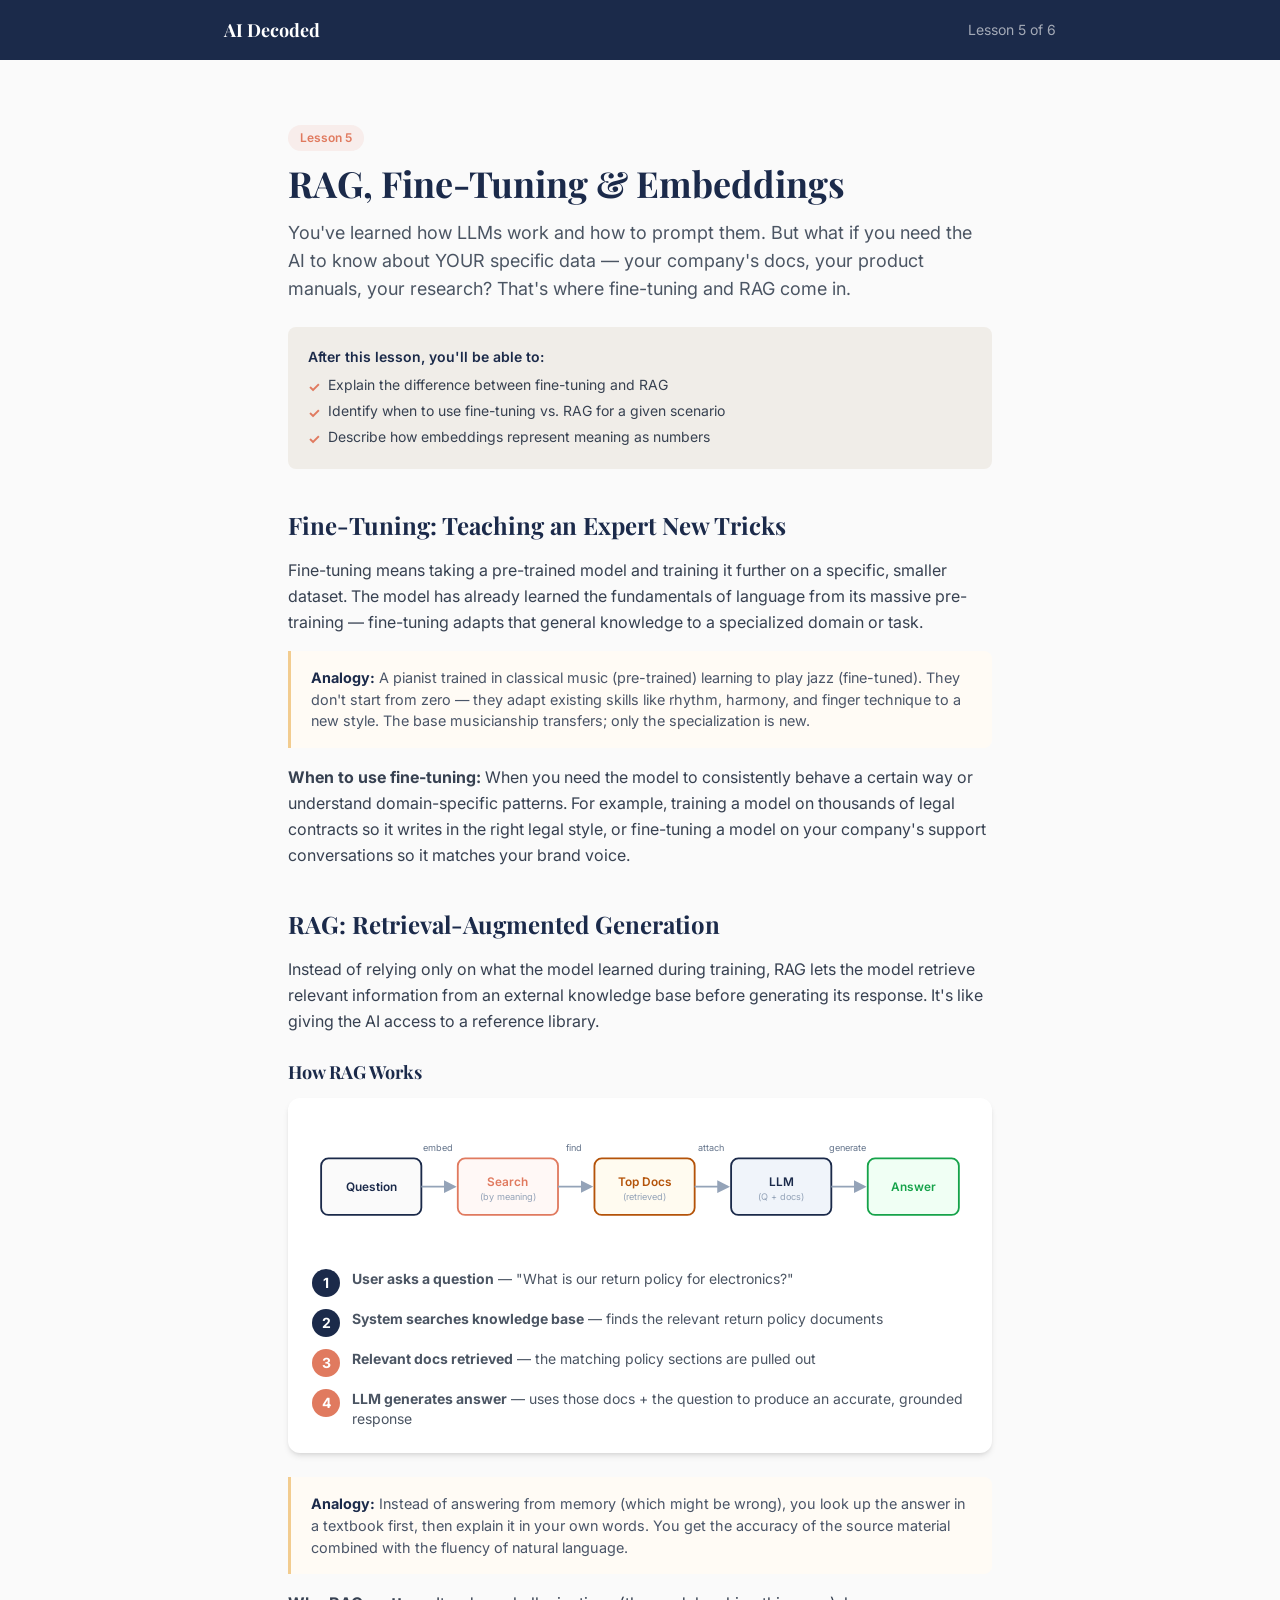
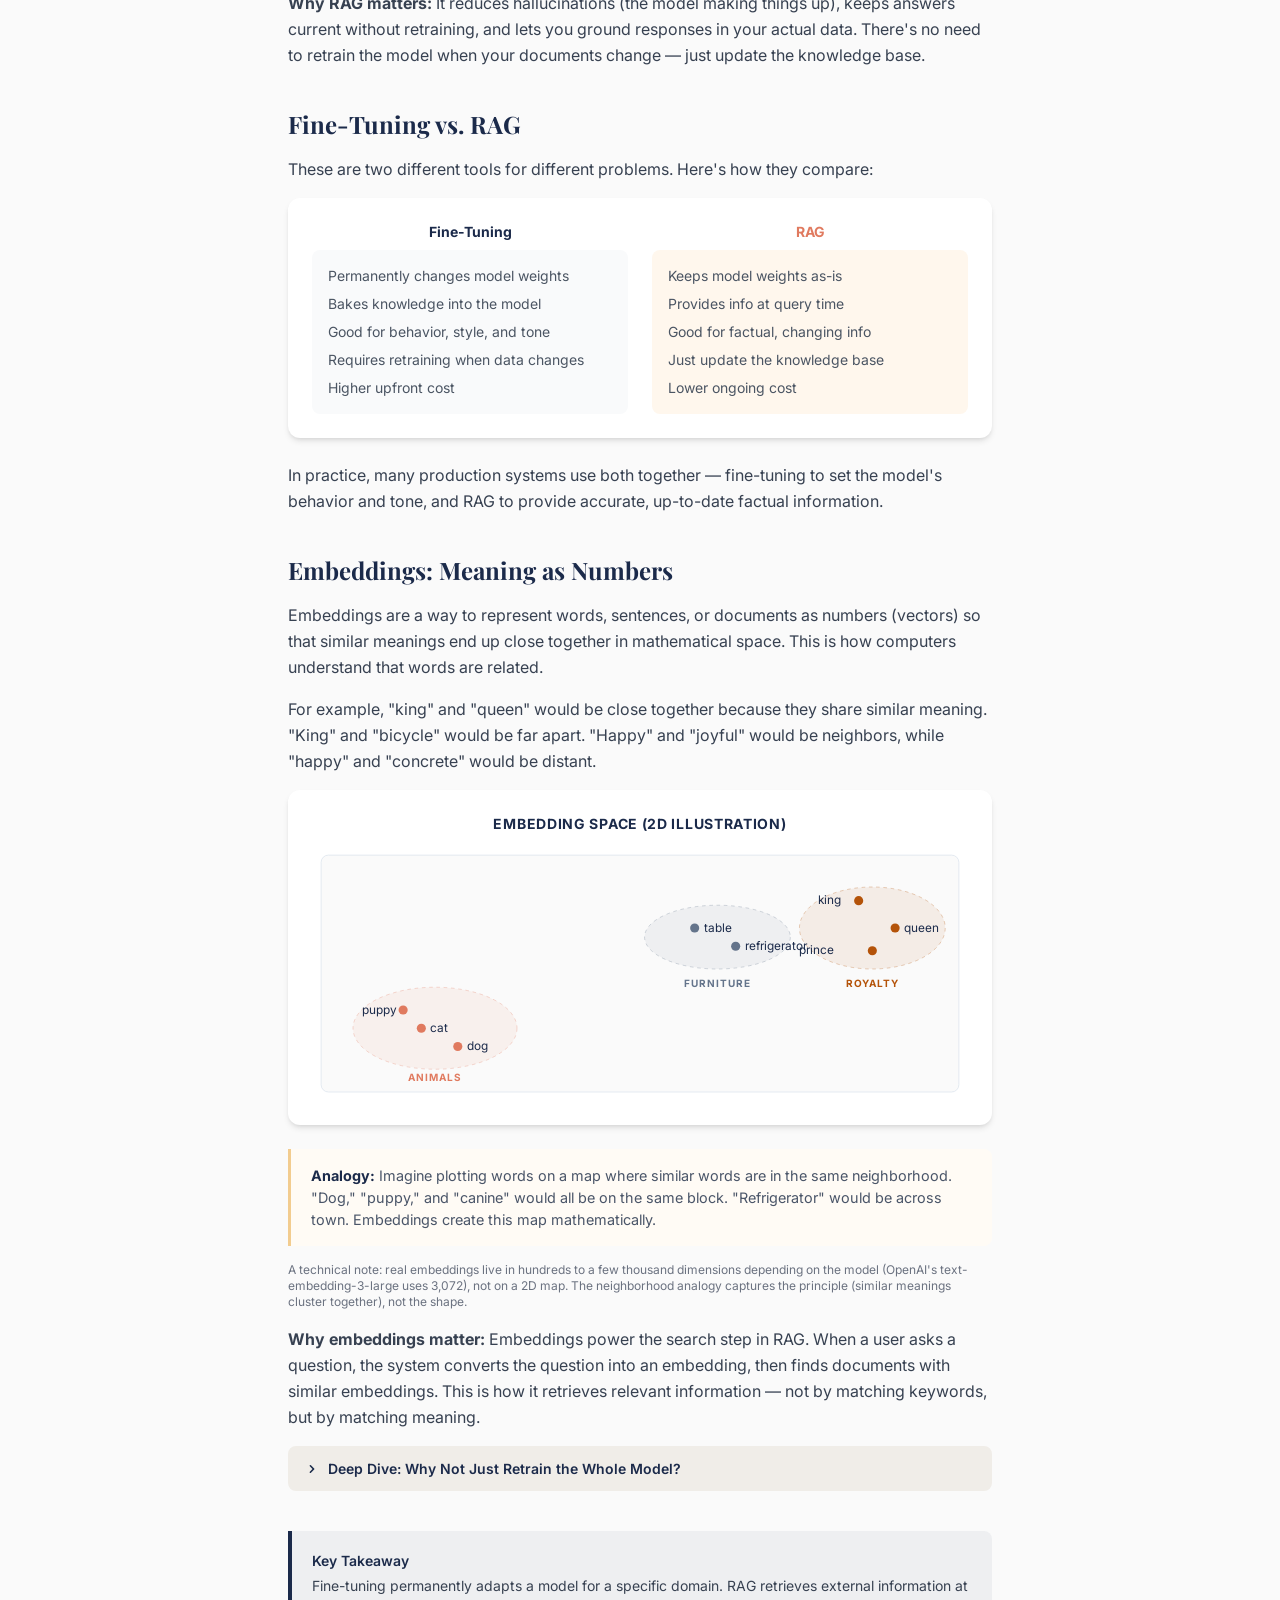
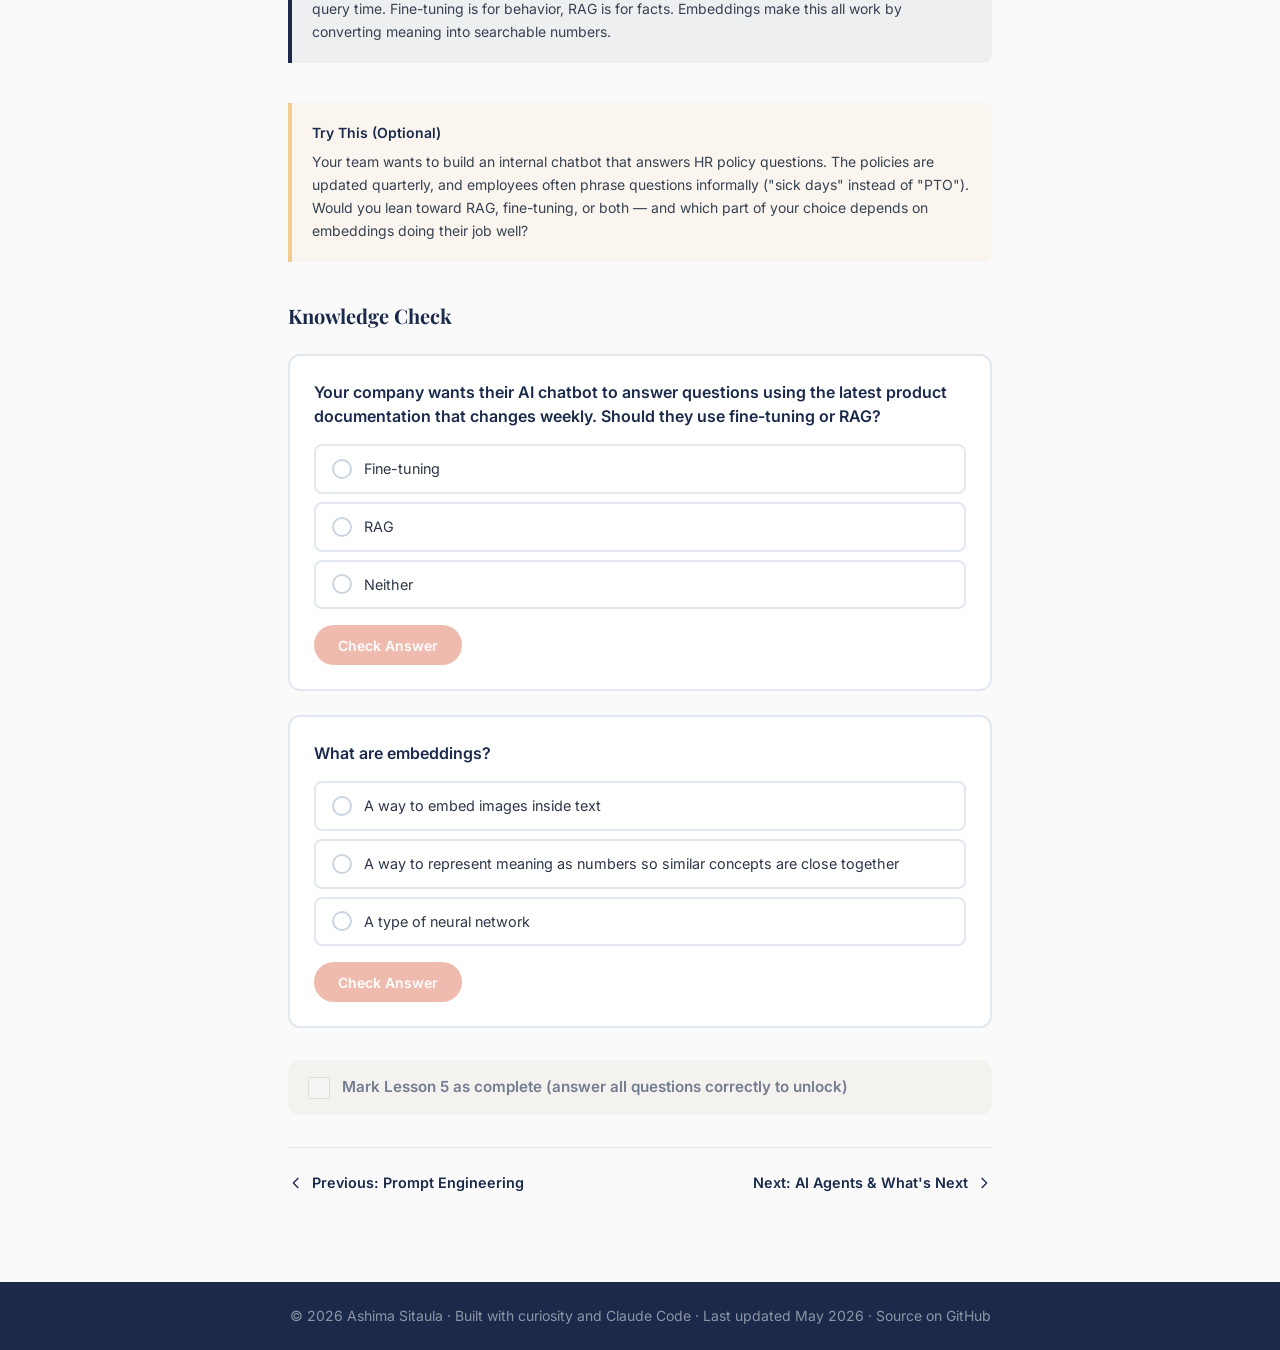
<file: lessons/lesson-5.html>
<!DOCTYPE html>
<html lang="en">
<head>
  <meta charset="UTF-8">
  <meta name="viewport" content="width=device-width, initial-scale=1.0">
  <title>Lesson 5: RAG, Fine-Tuning & Embeddings — AI Decoded</title>
  <meta name="description" content="Learn how to make AI work with your own data using RAG, fine-tuning, and embeddings. Understand when to use each approach.">
  <link rel="canonical" href="https://ashima441.github.io/ai-decoded/lessons/lesson-5.html" />
  <meta property="og:title" content="Lesson 5: RAG, Fine-Tuning & Embeddings — AI Decoded">
  <meta property="og:description" content="Learn how to make AI work with your own data using RAG, fine-tuning, and embeddings. Understand when to use each approach.">
  <meta property="og:type" content="article">
  <meta property="og:url" content="https://ashima441.github.io/ai-decoded/lessons/lesson-5.html">
  <meta property="og:image" content="https://ashima441.github.io/ai-decoded/og-image-v3.png">
  <meta property="og:image:width" content="1200">
  <meta property="og:image:height" content="630">
  <meta property="og:image:alt" content="AI Decoded — A Crash Course for Curious Minds.">
  <meta name="twitter:card" content="summary_large_image">
  <meta name="twitter:image" content="https://ashima441.github.io/ai-decoded/og-image-v3.png">
  <link rel="preconnect" href="https://fonts.googleapis.com">
  <link rel="preconnect" href="https://fonts.gstatic.com" crossorigin>
  <link href="https://fonts.googleapis.com/css2?family=Inter:wght@300;400;500;600;700&family=Playfair+Display:wght@400;500;600;700&display=swap" rel="stylesheet">
  <link rel="icon" href="data:image/svg+xml,<svg xmlns='http://www.w3.org/2000/svg' viewBox='0 0 100 100'><text y='.9em' font-size='90'>🧠</text></svg>" />
  <link rel="stylesheet" href="../css/tailwind.css">
  <link rel="stylesheet" href="../css/style.css">
</head>
<body class="font-body bg-off-white">

  <a href="#main-content" class="skip-to-content">Skip to main content</a>

  <!-- Nav -->
  <nav class="bg-navy py-4" aria-label="Course navigation">
    <div class="max-w-4xl mx-auto px-4 sm:px-6 lg:px-8 flex items-center justify-between">
      <a href="../index.html" class="text-white font-heading font-bold text-lg">AI Decoded</a>
      <span class="text-white/60 text-sm">Lesson 5 of 6</span>
    </div>
  </nav>

  <main id="main-content">
    <article class="py-12 lg:py-16">
      <div class="max-w-3xl mx-auto px-4 sm:px-6 lg:px-8">

        <!-- Lesson Header -->
        <div class="mb-10">
          <span class="tag-pill mb-3 inline-block">Lesson 5</span>
          <h1 class="font-heading text-3xl sm:text-4xl font-bold text-navy mb-4">RAG, Fine-Tuning & Embeddings</h1>
          <p class="text-gray-600 text-lg">You've learned how LLMs work and how to prompt them. But what if you need the AI to know about YOUR specific data — your company's docs, your product manuals, your research? That's where fine-tuning and RAG come in.</p>
          <div class="bg-warm-gray rounded-lg p-5 mt-6">
            <p class="font-semibold text-navy text-sm mb-2">After this lesson, you'll be able to:</p>
            <ul class="space-y-1 text-sm text-gray-700">
              <li class="flex items-start gap-2"><span class="text-terracotta font-bold mt-0.5">&#10003;</span> Explain the difference between fine-tuning and RAG</li>
              <li class="flex items-start gap-2"><span class="text-terracotta font-bold mt-0.5">&#10003;</span> Identify when to use fine-tuning vs. RAG for a given scenario</li>
              <li class="flex items-start gap-2"><span class="text-terracotta font-bold mt-0.5">&#10003;</span> Describe how embeddings represent meaning as numbers</li>
            </ul>
          </div>
        </div>

        <!-- Content -->
        <div class="prose max-w-none">

          <h2 class="font-heading text-2xl font-bold text-navy mb-4">Fine-Tuning: Teaching an Expert New Tricks</h2>
          <p class="text-gray-700 text-base leading-relaxed mb-4">
            Fine-tuning means taking a pre-trained model and training it further on a specific, smaller dataset. The model has already learned the fundamentals of language from its massive pre-training — fine-tuning adapts that general knowledge to a specialized domain or task.
          </p>

          <div class="analogy-box">
            <strong>Analogy:</strong> A pianist trained in classical music (pre-trained) learning to play jazz (fine-tuned). They don't start from zero — they adapt existing skills like rhythm, harmony, and finger technique to a new style. The base musicianship transfers; only the specialization is new.
          </div>

          <p class="text-gray-700 text-base leading-relaxed mb-4 mt-4">
            <strong>When to use fine-tuning:</strong> When you need the model to consistently behave a certain way or understand domain-specific patterns. For example, training a model on thousands of legal contracts so it writes in the right legal style, or fine-tuning a model on your company's support conversations so it matches your brand voice.
          </p>

          <h2 class="font-heading text-2xl font-bold text-navy mt-10 mb-4">RAG: Retrieval-Augmented Generation</h2>
          <p class="text-gray-700 text-base leading-relaxed mb-4">
            Instead of relying only on what the model learned during training, RAG lets the model retrieve relevant information from an external knowledge base before generating its response. It's like giving the AI access to a reference library.
          </p>

          <h3 class="font-heading text-lg font-bold text-navy mt-6 mb-3">How RAG Works</h3>
          <div class="bg-white rounded-xl p-6 shadow-md mb-6">

            <svg viewBox="0 0 720 140" role="img" aria-labelledby="rag-title rag-desc" class="w-full h-auto mb-5">
              <title id="rag-title">RAG pipeline diagram</title>
              <desc id="rag-desc">A user question is converted into an embedding, used to search a knowledge base, top documents are retrieved, then both question and documents are sent to the LLM to produce a grounded answer.</desc>

              <defs>
                <marker id="rag-arrow" viewBox="0 0 10 10" refX="8" refY="5" markerWidth="7" markerHeight="7" orient="auto">
                  <path d="M 0 0 L 10 5 L 0 10 z" fill="#94A3B8"/>
                </marker>
              </defs>

              <rect x="10" y="40" width="110" height="62" rx="8" fill="#FAFAFA" stroke="#1B2A4A" stroke-width="2"/>
              <text x="65" y="76" text-anchor="middle" font-family="Inter,sans-serif" font-size="13" font-weight="600" fill="#1B2A4A">Question</text>

              <rect x="160" y="40" width="110" height="62" rx="8" fill="#FFF8F6" stroke="#E07A5F" stroke-width="2"/>
              <text x="215" y="70" text-anchor="middle" font-family="Inter,sans-serif" font-size="13" font-weight="600" fill="#E07A5F">Search</text>
              <text x="215" y="86" text-anchor="middle" font-family="Inter,sans-serif" font-size="10" fill="#94A3B8">(by meaning)</text>

              <rect x="310" y="40" width="110" height="62" rx="8" fill="#FFFBF0" stroke="#B45309" stroke-width="2"/>
              <text x="365" y="70" text-anchor="middle" font-family="Inter,sans-serif" font-size="13" font-weight="600" fill="#B45309">Top Docs</text>
              <text x="365" y="86" text-anchor="middle" font-family="Inter,sans-serif" font-size="10" fill="#94A3B8">(retrieved)</text>

              <rect x="460" y="40" width="110" height="62" rx="8" fill="#F0F4FA" stroke="#1B2A4A" stroke-width="2"/>
              <text x="515" y="70" text-anchor="middle" font-family="Inter,sans-serif" font-size="13" font-weight="600" fill="#1B2A4A">LLM</text>
              <text x="515" y="86" text-anchor="middle" font-family="Inter,sans-serif" font-size="10" fill="#94A3B8">(Q + docs)</text>

              <rect x="610" y="40" width="100" height="62" rx="8" fill="#F0FFF4" stroke="#16A34A" stroke-width="2"/>
              <text x="660" y="76" text-anchor="middle" font-family="Inter,sans-serif" font-size="13" font-weight="600" fill="#16A34A">Answer</text>

              <g stroke="#94A3B8" stroke-width="2" fill="none">
                <path d="M 120 71 L 156 71" marker-end="url(#rag-arrow)"/>
                <path d="M 270 71 L 306 71" marker-end="url(#rag-arrow)"/>
                <path d="M 420 71 L 456 71" marker-end="url(#rag-arrow)"/>
                <path d="M 570 71 L 606 71" marker-end="url(#rag-arrow)"/>
              </g>

              <g font-family="Inter,sans-serif" font-size="10" fill="#64748B" text-anchor="middle">
                <text x="138" y="32">embed</text>
                <text x="288" y="32">find</text>
                <text x="438" y="32">attach</text>
                <text x="588" y="32">generate</text>
              </g>
            </svg>

            <div class="space-y-3">
              <div class="flex items-start gap-3">
                <span class="flex-shrink-0 w-7 h-7 bg-navy text-white rounded-full flex items-center justify-center text-sm font-bold">1</span>
                <p class="text-gray-600 text-sm"><strong>User asks a question</strong> — "What is our return policy for electronics?"</p>
              </div>
              <div class="flex items-start gap-3">
                <span class="flex-shrink-0 w-7 h-7 bg-navy text-white rounded-full flex items-center justify-center text-sm font-bold">2</span>
                <p class="text-gray-600 text-sm"><strong>System searches knowledge base</strong> — finds the relevant return policy documents</p>
              </div>
              <div class="flex items-start gap-3">
                <span class="flex-shrink-0 w-7 h-7 bg-terracotta text-white rounded-full flex items-center justify-center text-sm font-bold">3</span>
                <p class="text-gray-600 text-sm"><strong>Relevant docs retrieved</strong> — the matching policy sections are pulled out</p>
              </div>
              <div class="flex items-start gap-3">
                <span class="flex-shrink-0 w-7 h-7 bg-terracotta text-white rounded-full flex items-center justify-center text-sm font-bold">4</span>
                <p class="text-gray-600 text-sm"><strong>LLM generates answer</strong> — uses those docs + the question to produce an accurate, grounded response</p>
              </div>
            </div>
          </div>

          <div class="analogy-box">
            <strong>Analogy:</strong> Instead of answering from memory (which might be wrong), you look up the answer in a textbook first, then explain it in your own words. You get the accuracy of the source material combined with the fluency of natural language.
          </div>

          <p class="text-gray-700 text-base leading-relaxed mb-4 mt-4">
            <strong>Why RAG matters:</strong> It reduces hallucinations (the model making things up), keeps answers current without retraining, and lets you ground responses in your actual data. There's no need to retrain the model when your documents change — just update the knowledge base.
          </p>

          <h2 class="font-heading text-2xl font-bold text-navy mt-10 mb-4">Fine-Tuning vs. RAG</h2>
          <p class="text-gray-700 text-base leading-relaxed mb-4">
            These are two different tools for different problems. Here's how they compare:
          </p>

          <div class="bg-white rounded-xl p-6 shadow-md mb-6">
            <div class="grid md:grid-cols-2 gap-6">
              <div class="text-center">
                <p class="font-bold text-navy text-sm mb-2">Fine-Tuning</p>
                <div class="bg-gray-50 rounded-lg p-4 text-sm text-gray-600 text-left">
                  <ul class="space-y-2">
                    <li>Permanently changes model weights</li>
                    <li>Bakes knowledge into the model</li>
                    <li>Good for behavior, style, and tone</li>
                    <li>Requires retraining when data changes</li>
                    <li>Higher upfront cost</li>
                  </ul>
                </div>
              </div>
              <div class="text-center">
                <p class="font-bold text-terracotta text-sm mb-2">RAG</p>
                <div class="bg-orange-50 rounded-lg p-4 text-sm text-gray-600 text-left">
                  <ul class="space-y-2">
                    <li>Keeps model weights as-is</li>
                    <li>Provides info at query time</li>
                    <li>Good for factual, changing info</li>
                    <li>Just update the knowledge base</li>
                    <li>Lower ongoing cost</li>
                  </ul>
                </div>
              </div>
            </div>
          </div>

          <p class="text-gray-700 text-base leading-relaxed mb-4">
            In practice, many production systems use both together — fine-tuning to set the model's behavior and tone, and RAG to provide accurate, up-to-date factual information.
          </p>

          <h2 class="font-heading text-2xl font-bold text-navy mt-10 mb-4">Embeddings: Meaning as Numbers</h2>
          <p class="text-gray-700 text-base leading-relaxed mb-4">
            Embeddings are a way to represent words, sentences, or documents as numbers (vectors) so that similar meanings end up close together in mathematical space. This is how computers understand that words are related.
          </p>
          <p class="text-gray-700 text-base leading-relaxed mb-4">
            For example, "king" and "queen" would be close together because they share similar meaning. "King" and "bicycle" would be far apart. "Happy" and "joyful" would be neighbors, while "happy" and "concrete" would be distant.
          </p>

          <div class="bg-white rounded-xl p-6 shadow-md mb-6">
            <p class="font-bold text-navy text-sm uppercase tracking-wider mb-3 text-center">Embedding Space (2D illustration)</p>
            <svg viewBox="0 0 720 280" role="img" aria-labelledby="emb-title emb-desc" class="w-full h-auto">
              <title id="emb-title">Embedding space scatter</title>
              <desc id="emb-desc">A two-dimensional illustration showing semantically similar words clustering: "cat," "dog," and "puppy" together; "king," "queen," and "prince" together; "table" and "refrigerator" in their own region. Distance reflects difference in meaning.</desc>

              <rect x="10" y="10" width="700" height="260" fill="#FAFAFA" stroke="#E2E8F0" rx="8"/>

              <ellipse cx="135" cy="200" rx="90" ry="45" fill="#E07A5F" fill-opacity="0.08" stroke="#E07A5F" stroke-opacity="0.3" stroke-dasharray="4 4"/>
              <ellipse cx="445" cy="100" rx="80" ry="35" fill="#64748B" fill-opacity="0.08" stroke="#64748B" stroke-opacity="0.3" stroke-dasharray="4 4"/>
              <ellipse cx="615" cy="90" rx="80" ry="45" fill="#B45309" fill-opacity="0.08" stroke="#B45309" stroke-opacity="0.3" stroke-dasharray="4 4"/>

              <g fill="#E07A5F">
                <circle cx="120" cy="200" r="5"/>
                <circle cx="160" cy="220" r="5"/>
                <circle cx="100" cy="180" r="5"/>
              </g>
              <g font-family="Inter,sans-serif" font-size="13" fill="#1B2A4A">
                <text x="130" y="204">cat</text>
                <text x="170" y="224">dog</text>
                <text x="55" y="184">puppy</text>
              </g>

              <g fill="#64748B">
                <circle cx="420" cy="90" r="5"/>
                <circle cx="465" cy="110" r="5"/>
              </g>
              <g font-family="Inter,sans-serif" font-size="13" fill="#1B2A4A">
                <text x="430" y="94">table</text>
                <text x="475" y="114">refrigerator</text>
              </g>

              <g fill="#B45309">
                <circle cx="600" cy="60" r="5"/>
                <circle cx="640" cy="90" r="5"/>
                <circle cx="615" cy="115" r="5"/>
              </g>
              <g font-family="Inter,sans-serif" font-size="13" fill="#1B2A4A">
                <text x="555" y="64">king</text>
                <text x="650" y="94">queen</text>
                <text x="535" y="119">prince</text>
              </g>

              <g font-family="Inter,sans-serif" font-size="11" font-weight="700" letter-spacing="1" text-anchor="middle">
                <text x="135" y="258" fill="#E07A5F">ANIMALS</text>
                <text x="445" y="155" fill="#64748B">FURNITURE</text>
                <text x="615" y="155" fill="#B45309">ROYALTY</text>
              </g>
            </svg>
          </div>

          <div class="analogy-box">
            <strong>Analogy:</strong> Imagine plotting words on a map where similar words are in the same neighborhood. "Dog," "puppy," and "canine" would all be on the same block. "Refrigerator" would be across town. Embeddings create this map mathematically.
          </div>
          <p class="text-xs text-gray-500 mt-2">A technical note: real embeddings live in hundreds to a few thousand dimensions depending on the model (OpenAI's text-embedding-3-large uses 3,072), not on a 2D map. The neighborhood analogy captures the principle (similar meanings cluster together), not the shape.</p>

          <p class="text-gray-700 text-base leading-relaxed mb-4 mt-4">
            <strong>Why embeddings matter:</strong> Embeddings power the search step in RAG. When a user asks a question, the system converts the question into an embedding, then finds documents with similar embeddings. This is how it retrieves relevant information — not by matching keywords, but by matching meaning.
          </p>

          <!-- Deep Dive -->
          <div class="deep-dive mt-8">
            <button class="deep-dive-toggle" aria-expanded="false">
              <svg class="w-4 h-4" fill="currentColor" viewBox="0 0 20 20"><path fill-rule="evenodd" d="M7.293 14.707a1 1 0 010-1.414L10.586 10 7.293 6.707a1 1 0 011.414-1.414l4 4a1 1 0 010 1.414l-4 4a1 1 0 01-1.414 0z" clip-rule="evenodd"/></svg>
              Deep Dive: Why Not Just Retrain the Whole Model?
            </button>
            <div class="deep-dive-content">
              <p><strong>Pre-training an LLM is extraordinarily expensive.</strong> Training a frontier model from scratch costs millions of dollars in compute, takes months of processing time, and requires massive datasets. Only a handful of companies in the world can do it.</p>
              <p class="mt-3"><strong>Fine-tuning is much cheaper.</strong> It typically takes hours or days instead of months, and costs thousands of dollars instead of millions. You're adjusting an existing model, not building one from the ground up.</p>
              <p class="mt-3"><strong>RAG requires no retraining at all.</strong> You simply update the documents in your knowledge base. This makes it the most cost-effective and flexible option for keeping AI responses current and accurate. That's why RAG has become one of the most popular patterns in production AI systems.</p>
            </div>
          </div>

        </div>

        <!-- Key Takeaway -->
        <div class="bg-navy/5 border-l-4 border-navy rounded-r-lg p-5 mt-10 mb-10">
          <p class="font-semibold text-navy text-sm mb-1">Key Takeaway</p>
          <p class="text-gray-700 text-sm leading-relaxed">Fine-tuning permanently adapts a model for a specific domain. RAG retrieves external information at query time. Fine-tuning is for behavior, RAG is for facts. Embeddings make this all work by converting meaning into searchable numbers.</p>
        </div>

        <!-- Optional Challenge -->
        <div class="bg-gold/10 border-l-4 border-gold rounded-r-lg p-5 mb-10">
          <p class="font-semibold text-navy text-sm mb-2">Try This (Optional)</p>
          <p class="text-gray-700 text-sm leading-relaxed">Your team wants to build an internal chatbot that answers HR policy questions. The policies are updated quarterly, and employees often phrase questions informally ("sick days" instead of "PTO"). Would you lean toward RAG, fine-tuning, or both — and which part of your choice depends on embeddings doing their job well?</p>
        </div>

        <!-- Knowledge Check -->
        <div class="mt-10">
          <h3 class="font-heading text-xl font-bold text-navy mb-4">Knowledge Check</h3>

          <div class="quiz" data-answer="b">
            <p class="quiz-question">Your company wants their AI chatbot to answer questions using the latest product documentation that changes weekly. Should they use fine-tuning or RAG?</p>
            <div class="quiz-options" role="radiogroup" aria-label="Question 1">
              <label class="quiz-option" data-value="a">
                <input type="radio" name="l5-q1" value="a">
                <span class="radio-dot"></span>
                <span>Fine-tuning</span>
              </label>
              <label class="quiz-option" data-value="b">
                <input type="radio" name="l5-q1" value="b">
                <span class="radio-dot"></span>
                <span>RAG</span>
              </label>
              <label class="quiz-option" data-value="c">
                <input type="radio" name="l5-q1" value="c">
                <span class="radio-dot"></span>
                <span>Neither</span>
              </label>
            </div>
            <button class="quiz-submit" disabled>Check Answer</button>
            <div class="quiz-feedback correct">Correct! RAG is perfect here — it retrieves current documents at query time without needing to retrain the model every week.</div>
            <div class="quiz-feedback incorrect">Not quite. The key clue is that the documentation <strong>changes weekly</strong>. Fine-tuning would require retraining every time docs change. RAG retrieves current documents at query time — just update the knowledge base and you're done.</div>
          </div>

          <div class="quiz mt-6" data-answer="b">
            <p class="quiz-question">What are embeddings?</p>
            <div class="quiz-options" role="radiogroup" aria-label="Question 2">
              <label class="quiz-option" data-value="a">
                <input type="radio" name="l5-q2" value="a">
                <span class="radio-dot"></span>
                <span>A way to embed images inside text</span>
              </label>
              <label class="quiz-option" data-value="b">
                <input type="radio" name="l5-q2" value="b">
                <span class="radio-dot"></span>
                <span>A way to represent meaning as numbers so similar concepts are close together</span>
              </label>
              <label class="quiz-option" data-value="c">
                <input type="radio" name="l5-q2" value="c">
                <span class="radio-dot"></span>
                <span>A type of neural network</span>
              </label>
            </div>
            <button class="quiz-submit" disabled>Check Answer</button>
            <div class="quiz-feedback correct">Correct! Embeddings convert text into numerical vectors where similar meanings are positioned close together in mathematical space. This is what powers semantic search in RAG systems.</div>
            <div class="quiz-feedback incorrect">Not quite. Embeddings are a way to represent meaning as numbers (vectors). Words with similar meanings — like "happy" and "joyful" — end up close together, while unrelated words are far apart. This powers the search in RAG.</div>
          </div>
        </div>

        <!-- Lesson Complete -->
        <label class="lesson-complete-check">
          <input type="checkbox" data-lesson="lesson-5">
          <span>Mark Lesson 5 as complete</span>
        </label>

        <!-- Lesson Nav -->
        <div class="lesson-nav">
          <a href="lesson-4.html">
            <svg class="w-4 h-4" fill="none" stroke="currentColor" viewBox="0 0 24 24"><path stroke-linecap="round" stroke-linejoin="round" stroke-width="2" d="M15 19l-7-7 7-7"/></svg>
            Previous: Prompt Engineering
          </a>
          <a href="lesson-6.html">
            Next: AI Agents & What's Next
            <svg class="w-4 h-4" fill="none" stroke="currentColor" viewBox="0 0 24 24"><path stroke-linecap="round" stroke-linejoin="round" stroke-width="2" d="M9 5l7 7-7 7"/></svg>
          </a>
        </div>

      </div>
    </article>
  </main>

  <footer class="bg-navy py-6">
    <div class="max-w-4xl mx-auto px-4 sm:px-6 lg:px-8 text-center">
      <p class="text-white/50 text-sm">&copy; 2026 Ashima Sitaula &middot; Built with curiosity and Claude Code &middot; Last updated May 2026 &middot; <a href="https://github.com/ashima441/ai-decoded" target="_blank" rel="noopener" class="hover:text-white/80 hover:underline">Source on GitHub</a></p>
    </div>
  </footer>

  <script src="../js/main.js"></script>
</body>
</html>
</file>
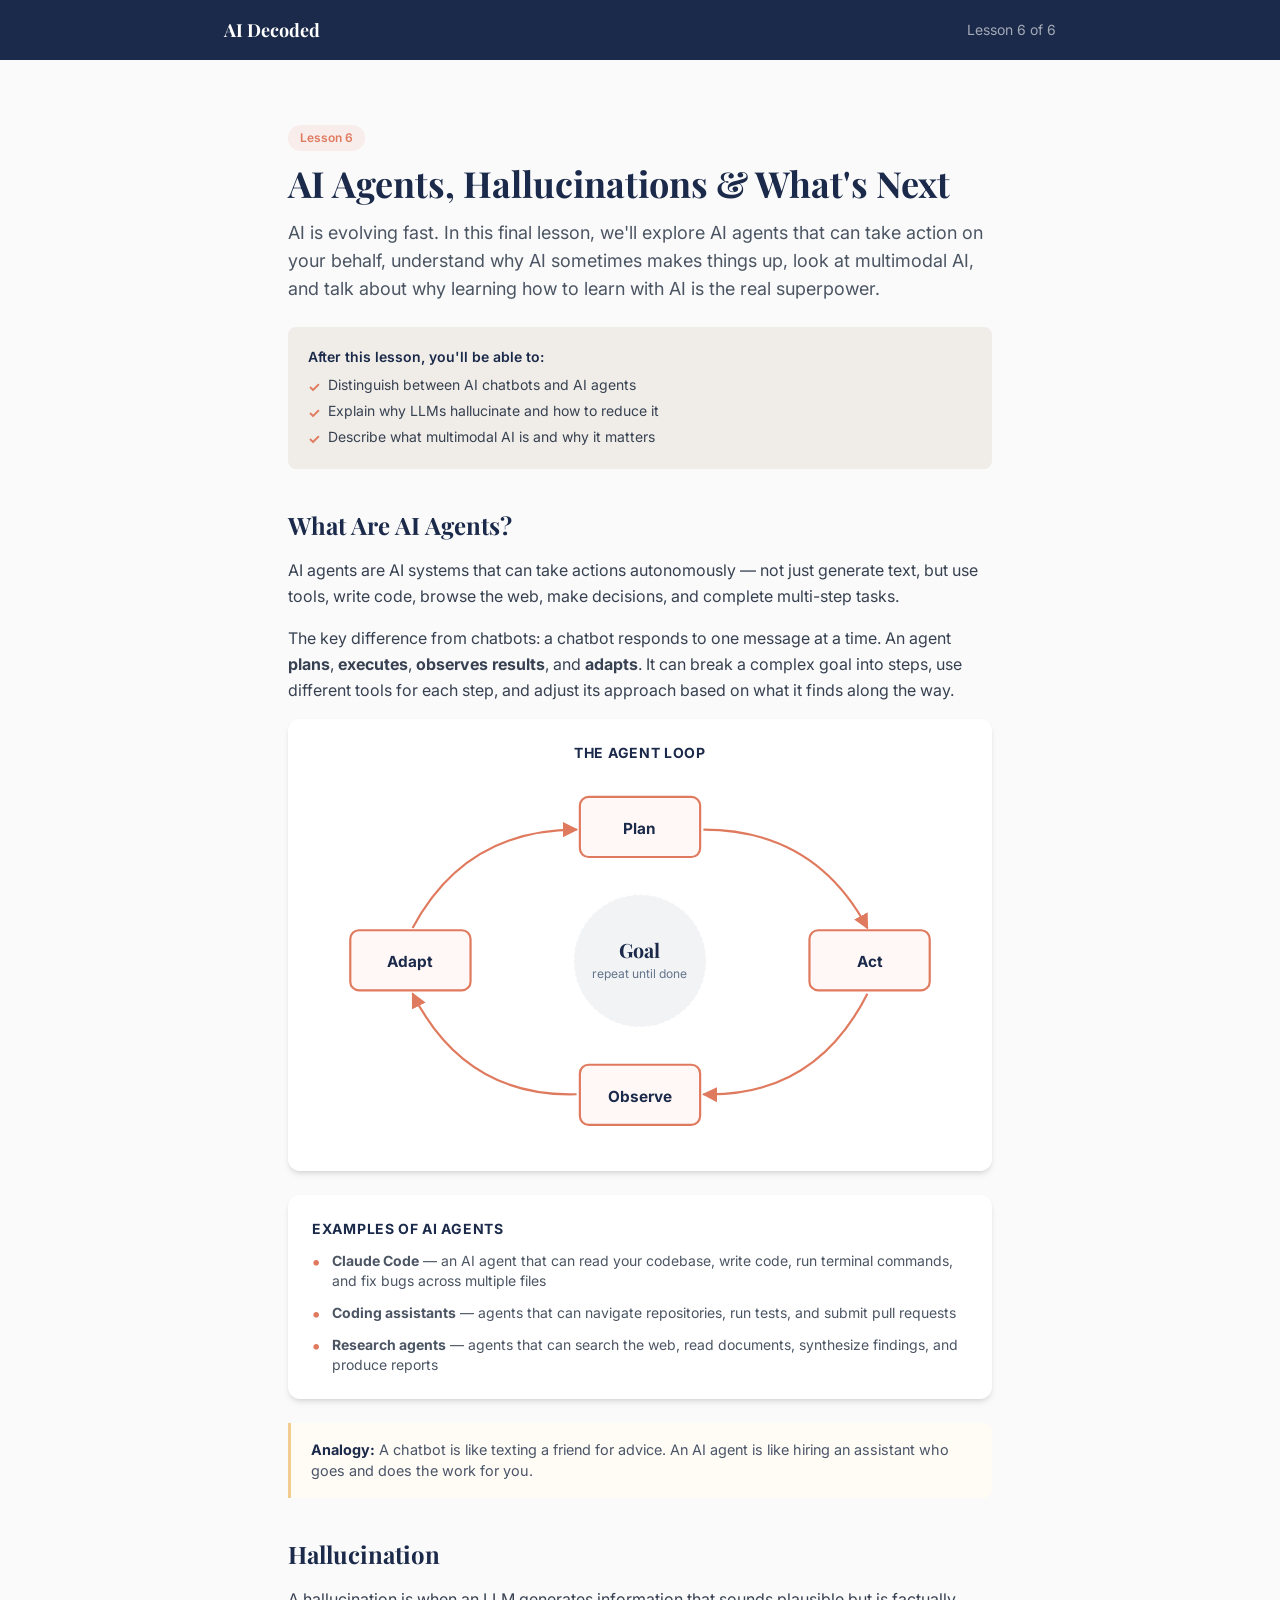
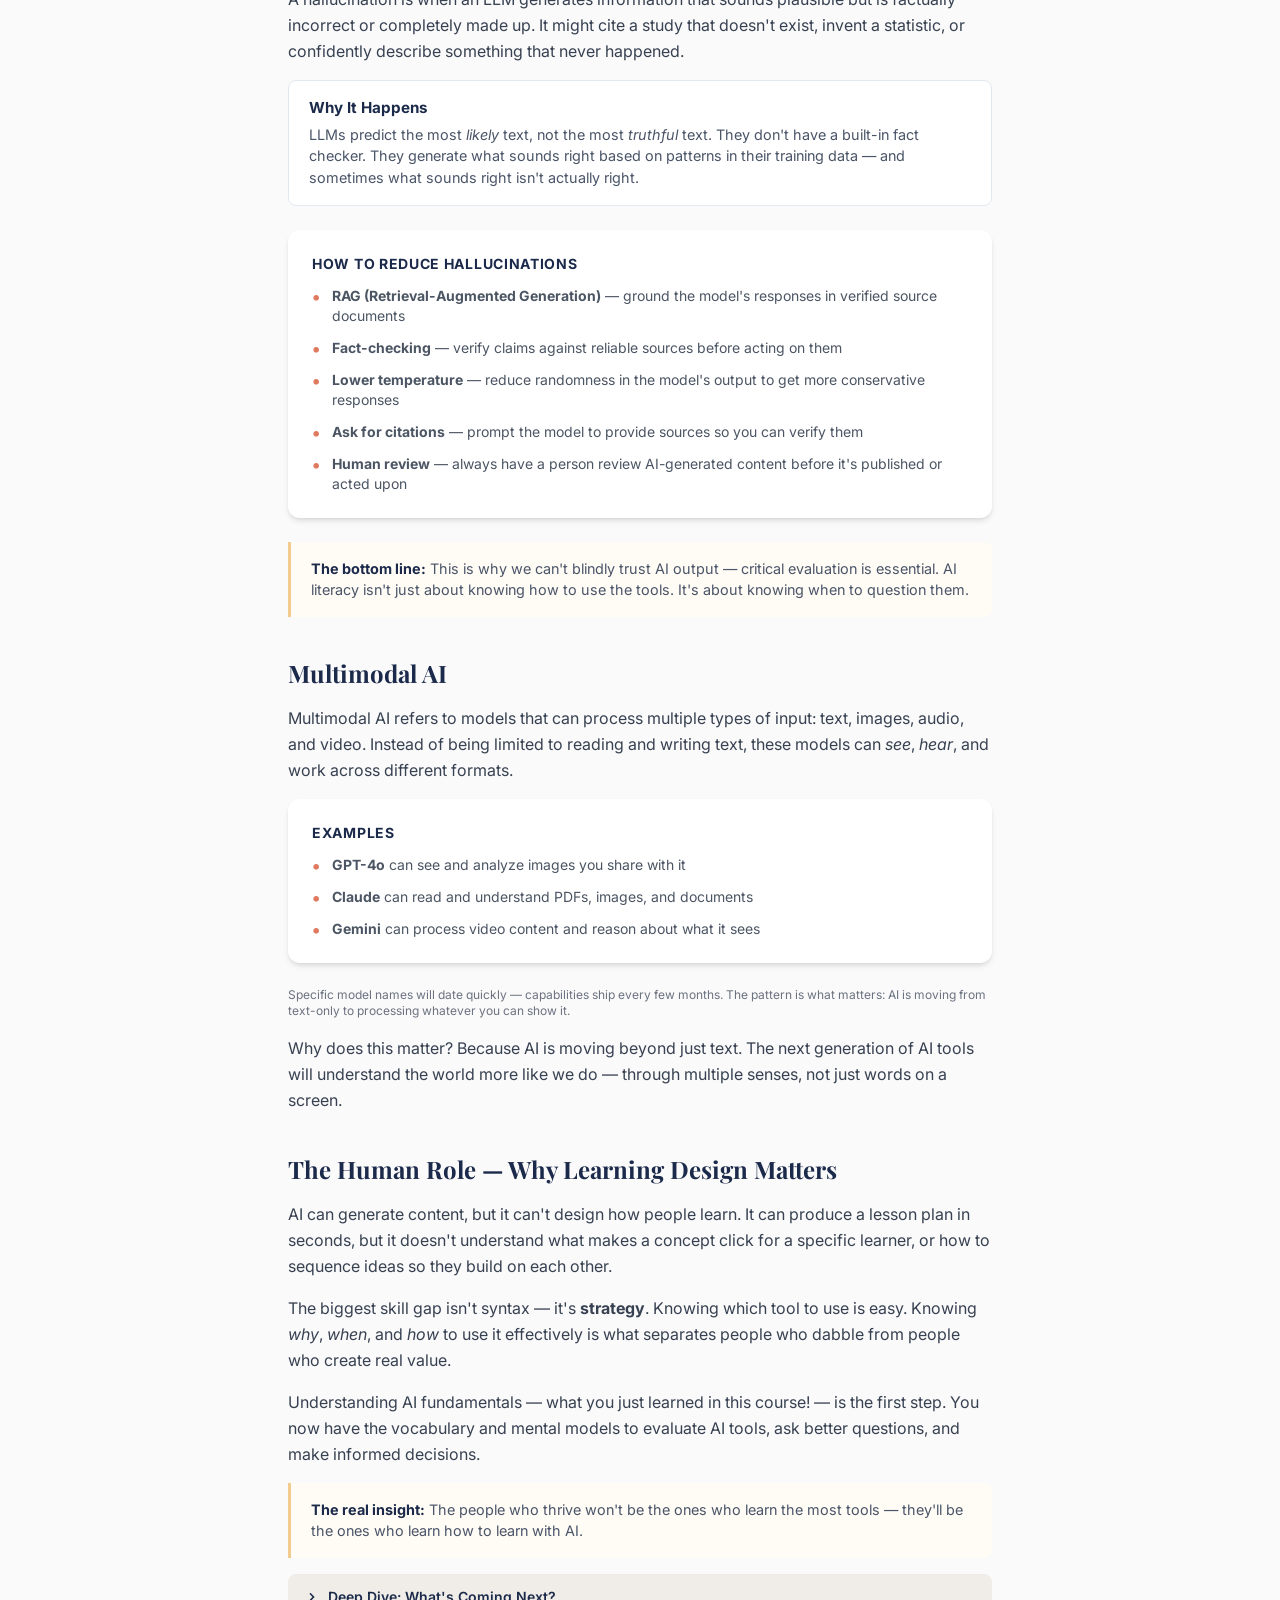
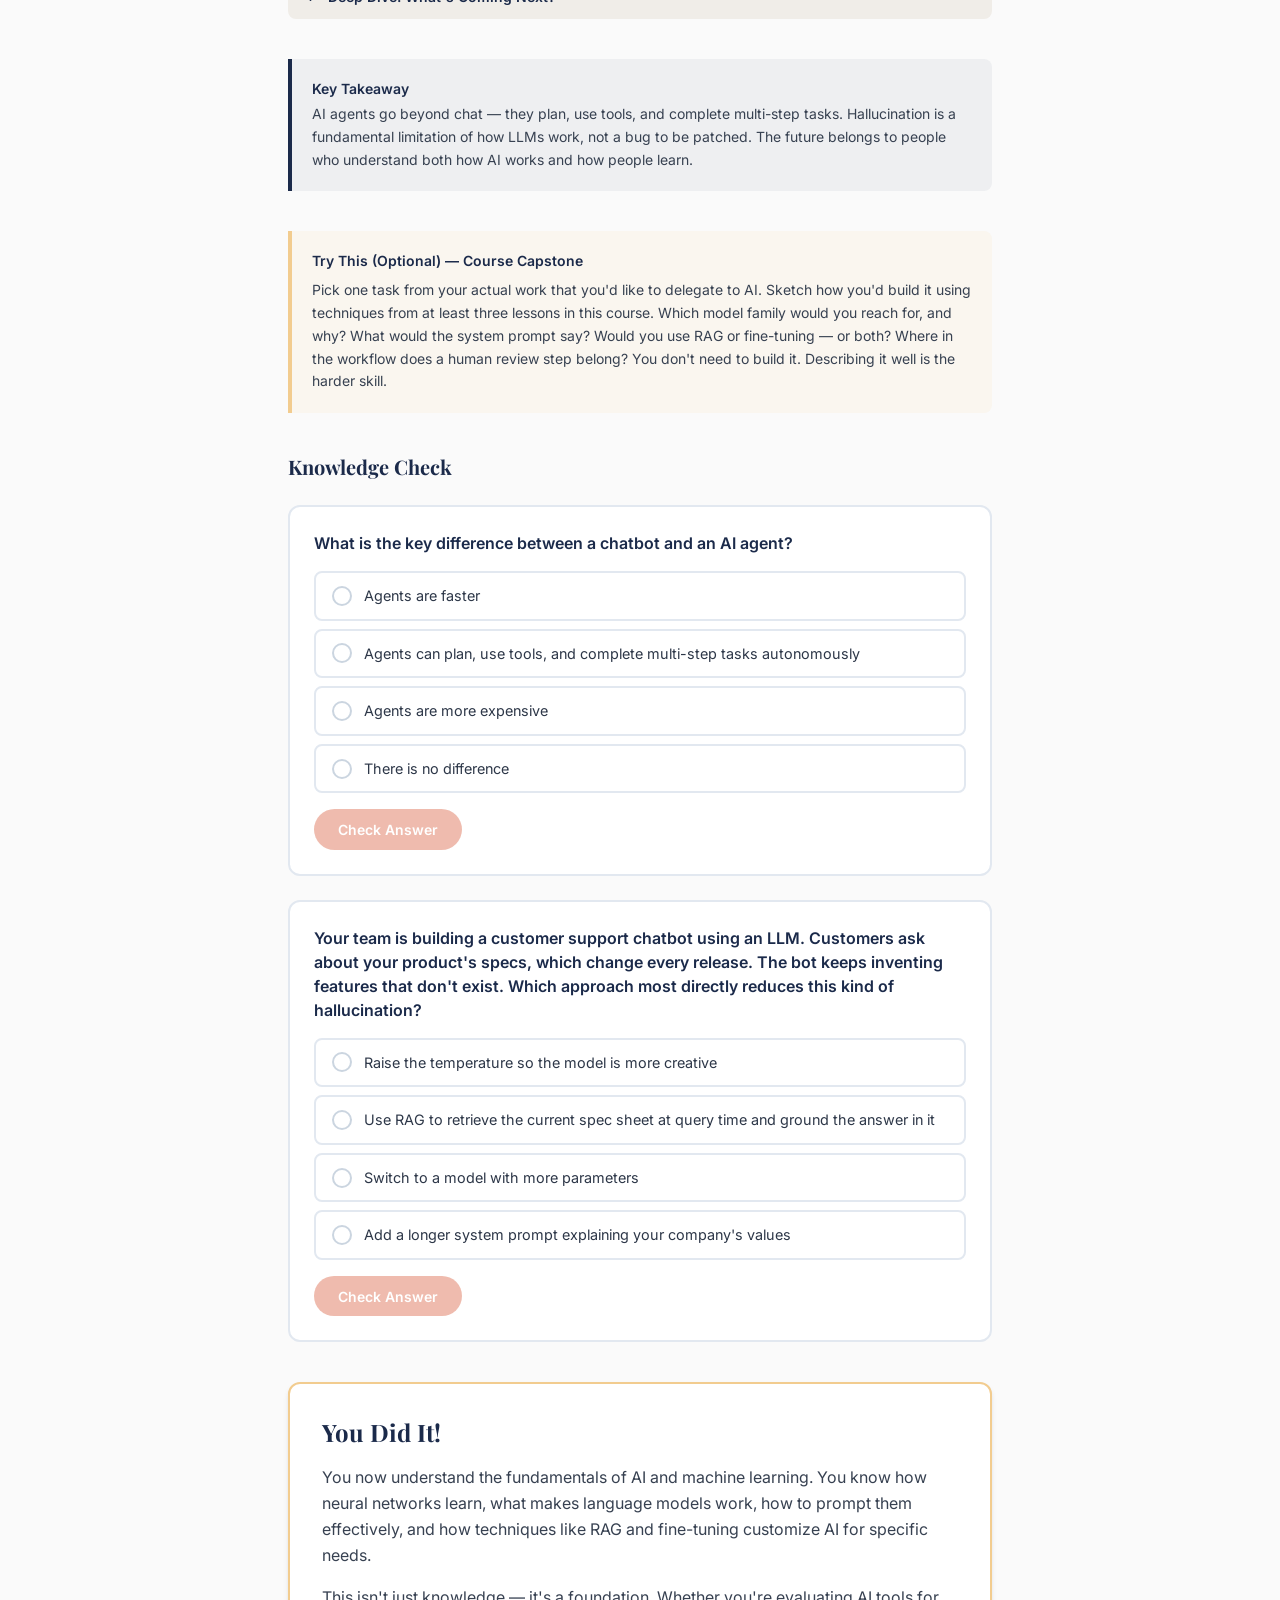
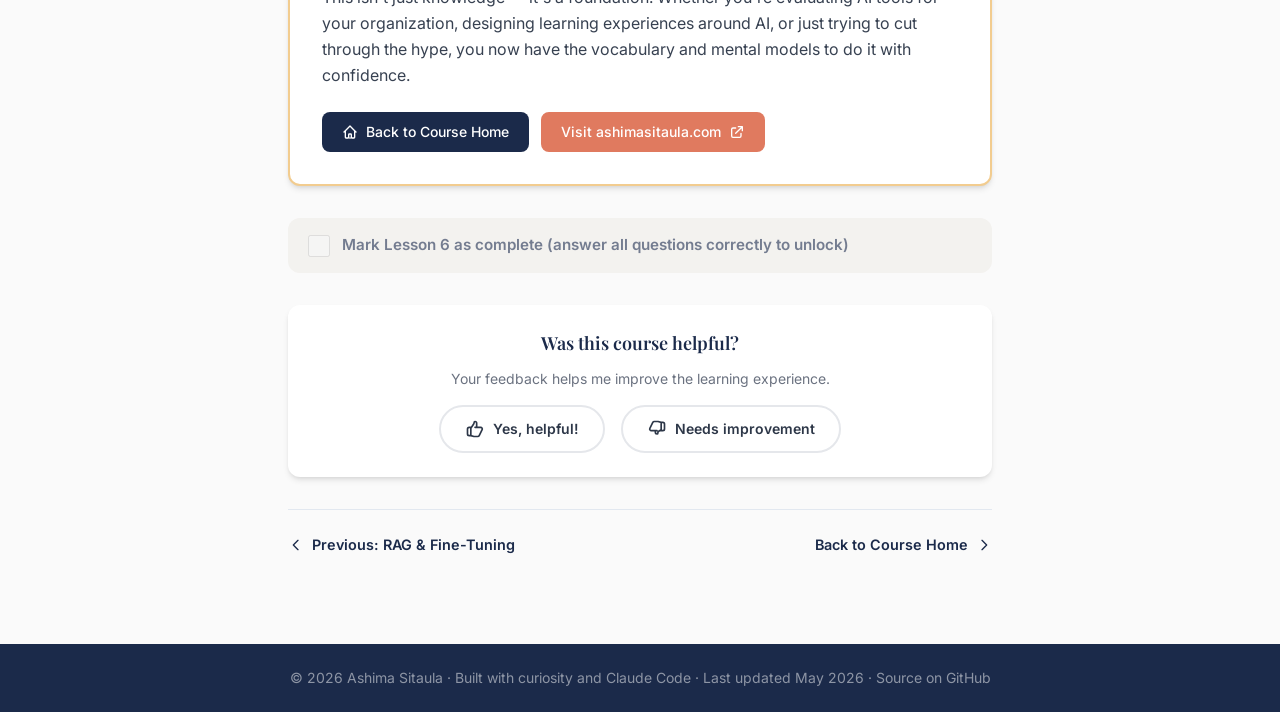
<file: lessons/lesson-6.html>
<!DOCTYPE html>
<html lang="en">
<head>
  <meta charset="UTF-8">
  <meta name="viewport" content="width=device-width, initial-scale=1.0">
  <title>Lesson 6: AI Agents, Hallucinations & What's Next — AI Decoded</title>
  <meta name="description" content="AI agents, hallucinations, multimodal AI, and the future of artificial intelligence. Learn what's next and why AI literacy matters.">
  <link rel="canonical" href="https://ashima441.github.io/ai-decoded/lessons/lesson-6.html" />
  <meta property="og:title" content="Lesson 6: AI Agents, Hallucinations & What's Next — AI Decoded">
  <meta property="og:description" content="AI agents, hallucinations, multimodal AI, and the future of artificial intelligence. Learn what's next and why AI literacy matters.">
  <meta property="og:type" content="article">
  <meta property="og:url" content="https://ashima441.github.io/ai-decoded/lessons/lesson-6.html">
  <meta property="og:image" content="https://ashima441.github.io/ai-decoded/og-image-v3.png">
  <meta property="og:image:width" content="1200">
  <meta property="og:image:height" content="630">
  <meta property="og:image:alt" content="AI Decoded — A Crash Course for Curious Minds.">
  <meta name="twitter:card" content="summary_large_image">
  <meta name="twitter:image" content="https://ashima441.github.io/ai-decoded/og-image-v3.png">
  <link rel="preconnect" href="https://fonts.googleapis.com">
  <link rel="preconnect" href="https://fonts.gstatic.com" crossorigin>
  <link href="https://fonts.googleapis.com/css2?family=Inter:wght@300;400;500;600;700&family=Playfair+Display:wght@400;500;600;700&display=swap" rel="stylesheet">
  <link rel="icon" href="data:image/svg+xml,<svg xmlns='http://www.w3.org/2000/svg' viewBox='0 0 100 100'><text y='.9em' font-size='90'>🧠</text></svg>" />
  <link rel="stylesheet" href="../css/tailwind.css">
  <link rel="stylesheet" href="../css/style.css">
</head>
<body class="font-body bg-off-white">

  <a href="#main-content" class="skip-to-content">Skip to main content</a>

  <!-- Nav -->
  <nav class="bg-navy py-4" aria-label="Course navigation">
    <div class="max-w-4xl mx-auto px-4 sm:px-6 lg:px-8 flex items-center justify-between">
      <a href="../index.html" class="text-white font-heading font-bold text-lg">AI Decoded</a>
      <span class="text-white/60 text-sm">Lesson 6 of 6</span>
    </div>
  </nav>

  <main id="main-content">
    <article class="py-12 lg:py-16">
      <div class="max-w-3xl mx-auto px-4 sm:px-6 lg:px-8">

        <!-- Lesson Header -->
        <div class="mb-10">
          <span class="tag-pill mb-3 inline-block">Lesson 6</span>
          <h1 class="font-heading text-3xl sm:text-4xl font-bold text-navy mb-4">AI Agents, Hallucinations & What's Next</h1>
          <p class="text-gray-600 text-lg">AI is evolving fast. In this final lesson, we'll explore AI agents that can take action on your behalf, understand why AI sometimes makes things up, look at multimodal AI, and talk about why learning how to learn with AI is the real superpower.</p>
          <div class="bg-warm-gray rounded-lg p-5 mt-6">
            <p class="font-semibold text-navy text-sm mb-2">After this lesson, you'll be able to:</p>
            <ul class="space-y-1 text-sm text-gray-700">
              <li class="flex items-start gap-2"><span class="text-terracotta font-bold mt-0.5">&#10003;</span> Distinguish between AI chatbots and AI agents</li>
              <li class="flex items-start gap-2"><span class="text-terracotta font-bold mt-0.5">&#10003;</span> Explain why LLMs hallucinate and how to reduce it</li>
              <li class="flex items-start gap-2"><span class="text-terracotta font-bold mt-0.5">&#10003;</span> Describe what multimodal AI is and why it matters</li>
            </ul>
          </div>
        </div>

        <!-- Content -->
        <div class="prose max-w-none">

          <h2 class="font-heading text-2xl font-bold text-navy mb-4">What Are AI Agents?</h2>
          <p class="text-gray-700 text-base leading-relaxed mb-4">
            AI agents are AI systems that can take actions autonomously — not just generate text, but use tools, write code, browse the web, make decisions, and complete multi-step tasks.
          </p>
          <p class="text-gray-700 text-base leading-relaxed mb-4">
            The key difference from chatbots: a chatbot responds to one message at a time. An agent <strong>plans</strong>, <strong>executes</strong>, <strong>observes results</strong>, and <strong>adapts</strong>. It can break a complex goal into steps, use different tools for each step, and adjust its approach based on what it finds along the way.
          </p>

          <div class="bg-white rounded-xl p-6 shadow-md mb-6">
            <p class="font-bold text-navy text-sm uppercase tracking-wider mb-3 text-center">The Agent Loop</p>
            <svg viewBox="0 0 600 340" role="img" aria-labelledby="agent-title agent-desc" class="w-full h-auto">
              <title id="agent-title">AI agent loop diagram</title>
              <desc id="agent-desc">An agent cycles through four steps — plan, act, observe, adapt — and repeats until the goal is achieved.</desc>

              <defs>
                <marker id="agent-arrow" viewBox="0 0 10 10" refX="9" refY="5" markerWidth="7" markerHeight="7" orient="auto">
                  <path d="M 0 0 L 10 5 L 0 10 z" fill="#E07A5F"/>
                </marker>
              </defs>

              <circle cx="300" cy="170" r="60" fill="#1B2A4A" opacity="0.05" stroke="#1B2A4A" stroke-width="1" stroke-dasharray="3 3"/>
              <text x="300" y="167" text-anchor="middle" font-family="Playfair Display,serif" font-size="18" font-weight="700" fill="#1B2A4A">Goal</text>
              <text x="300" y="186" text-anchor="middle" font-family="Inter,sans-serif" font-size="11" fill="#64748B">repeat until done</text>

              <rect x="245" y="20" width="110" height="55" rx="8" fill="#FFF8F6" stroke="#E07A5F" stroke-width="2"/>
              <text x="300" y="54" text-anchor="middle" font-family="Inter,sans-serif" font-size="14" font-weight="700" fill="#1B2A4A">Plan</text>

              <rect x="455" y="142" width="110" height="55" rx="8" fill="#FFF8F6" stroke="#E07A5F" stroke-width="2"/>
              <text x="510" y="176" text-anchor="middle" font-family="Inter,sans-serif" font-size="14" font-weight="700" fill="#1B2A4A">Act</text>

              <rect x="245" y="265" width="110" height="55" rx="8" fill="#FFF8F6" stroke="#E07A5F" stroke-width="2"/>
              <text x="300" y="299" text-anchor="middle" font-family="Inter,sans-serif" font-size="14" font-weight="700" fill="#1B2A4A">Observe</text>

              <rect x="35" y="142" width="110" height="55" rx="8" fill="#FFF8F6" stroke="#E07A5F" stroke-width="2"/>
              <text x="90" y="176" text-anchor="middle" font-family="Inter,sans-serif" font-size="14" font-weight="700" fill="#1B2A4A">Adapt</text>

              <g stroke="#E07A5F" stroke-width="2" fill="none">
                <path d="M 358 50 Q 460 50 508 140" marker-end="url(#agent-arrow)"/>
                <path d="M 508 200 Q 460 295 358 292" marker-end="url(#agent-arrow)"/>
                <path d="M 242 292 Q 140 295 92 200" marker-end="url(#agent-arrow)"/>
                <path d="M 92 140 Q 140 50 242 50" marker-end="url(#agent-arrow)"/>
              </g>
            </svg>
          </div>

          <div class="bg-white rounded-xl p-6 shadow-md mb-6">
            <p class="font-bold text-navy text-sm uppercase tracking-wider mb-3">Examples of AI Agents</p>
            <div class="space-y-3">
              <div class="flex items-start gap-3">
                <span class="text-terracotta font-bold text-lg leading-none mt-0.5">&bull;</span>
                <p class="text-gray-600 text-sm"><strong>Claude Code</strong> — an AI agent that can read your codebase, write code, run terminal commands, and fix bugs across multiple files</p>
              </div>
              <div class="flex items-start gap-3">
                <span class="text-terracotta font-bold text-lg leading-none mt-0.5">&bull;</span>
                <p class="text-gray-600 text-sm"><strong>Coding assistants</strong> — agents that can navigate repositories, run tests, and submit pull requests</p>
              </div>
              <div class="flex items-start gap-3">
                <span class="text-terracotta font-bold text-lg leading-none mt-0.5">&bull;</span>
                <p class="text-gray-600 text-sm"><strong>Research agents</strong> — agents that can search the web, read documents, synthesize findings, and produce reports</p>
              </div>
            </div>
          </div>

          <div class="analogy-box">
            <strong>Analogy:</strong> A chatbot is like texting a friend for advice. An AI agent is like hiring an assistant who goes and does the work for you.
          </div>

          <h2 class="font-heading text-2xl font-bold text-navy mt-10 mb-4">Hallucination</h2>
          <p class="text-gray-700 text-base leading-relaxed mb-4">
            A hallucination is when an LLM generates information that sounds plausible but is factually incorrect or completely made up. It might cite a study that doesn't exist, invent a statistic, or confidently describe something that never happened.
          </p>

          <div class="key-term">
            <dt>Why It Happens</dt>
            <dd>LLMs predict the most <em>likely</em> text, not the most <em>truthful</em> text. They don't have a built-in fact checker. They generate what sounds right based on patterns in their training data — and sometimes what sounds right isn't actually right.</dd>
          </div>

          <div class="bg-white rounded-xl p-6 shadow-md mb-6 mt-6">
            <p class="font-bold text-navy text-sm uppercase tracking-wider mb-3">How to Reduce Hallucinations</p>
            <div class="space-y-3">
              <div class="flex items-start gap-3">
                <span class="text-terracotta font-bold text-lg leading-none mt-0.5">&bull;</span>
                <p class="text-gray-600 text-sm"><strong>RAG (Retrieval-Augmented Generation)</strong> — ground the model's responses in verified source documents</p>
              </div>
              <div class="flex items-start gap-3">
                <span class="text-terracotta font-bold text-lg leading-none mt-0.5">&bull;</span>
                <p class="text-gray-600 text-sm"><strong>Fact-checking</strong> — verify claims against reliable sources before acting on them</p>
              </div>
              <div class="flex items-start gap-3">
                <span class="text-terracotta font-bold text-lg leading-none mt-0.5">&bull;</span>
                <p class="text-gray-600 text-sm"><strong>Lower temperature</strong> — reduce randomness in the model's output to get more conservative responses</p>
              </div>
              <div class="flex items-start gap-3">
                <span class="text-terracotta font-bold text-lg leading-none mt-0.5">&bull;</span>
                <p class="text-gray-600 text-sm"><strong>Ask for citations</strong> — prompt the model to provide sources so you can verify them</p>
              </div>
              <div class="flex items-start gap-3">
                <span class="text-terracotta font-bold text-lg leading-none mt-0.5">&bull;</span>
                <p class="text-gray-600 text-sm"><strong>Human review</strong> — always have a person review AI-generated content before it's published or acted upon</p>
              </div>
            </div>
          </div>

          <div class="analogy-box">
            <strong>The bottom line:</strong> This is why we can't blindly trust AI output — critical evaluation is essential. AI literacy isn't just about knowing how to use the tools. It's about knowing when to question them.
          </div>

          <h2 class="font-heading text-2xl font-bold text-navy mt-10 mb-4">Multimodal AI</h2>
          <p class="text-gray-700 text-base leading-relaxed mb-4">
            Multimodal AI refers to models that can process multiple types of input: text, images, audio, and video. Instead of being limited to reading and writing text, these models can <em>see</em>, <em>hear</em>, and work across different formats.
          </p>

          <div class="bg-white rounded-xl p-6 shadow-md mb-6">
            <p class="font-bold text-navy text-sm uppercase tracking-wider mb-3">Examples</p>
            <div class="space-y-3">
              <div class="flex items-start gap-3">
                <span class="text-terracotta font-bold text-lg leading-none mt-0.5">&bull;</span>
                <p class="text-gray-600 text-sm"><strong>GPT-4o</strong> can see and analyze images you share with it</p>
              </div>
              <div class="flex items-start gap-3">
                <span class="text-terracotta font-bold text-lg leading-none mt-0.5">&bull;</span>
                <p class="text-gray-600 text-sm"><strong>Claude</strong> can read and understand PDFs, images, and documents</p>
              </div>
              <div class="flex items-start gap-3">
                <span class="text-terracotta font-bold text-lg leading-none mt-0.5">&bull;</span>
                <p class="text-gray-600 text-sm"><strong>Gemini</strong> can process video content and reason about what it sees</p>
              </div>
            </div>
          </div>

          <p class="text-xs text-gray-500 mb-4">Specific model names will date quickly &mdash; capabilities ship every few months. The pattern is what matters: AI is moving from text-only to processing whatever you can show it.</p>

          <p class="text-gray-700 text-base leading-relaxed mb-4">
            Why does this matter? Because AI is moving beyond just text. The next generation of AI tools will understand the world more like we do — through multiple senses, not just words on a screen.
          </p>

          <h2 class="font-heading text-2xl font-bold text-navy mt-10 mb-4">The Human Role — Why Learning Design Matters</h2>
          <p class="text-gray-700 text-base leading-relaxed mb-4">
            AI can generate content, but it can't design how people learn. It can produce a lesson plan in seconds, but it doesn't understand what makes a concept click for a specific learner, or how to sequence ideas so they build on each other.
          </p>
          <p class="text-gray-700 text-base leading-relaxed mb-4">
            The biggest skill gap isn't syntax — it's <strong>strategy</strong>. Knowing which tool to use is easy. Knowing <em>why</em>, <em>when</em>, and <em>how</em> to use it effectively is what separates people who dabble from people who create real value.
          </p>
          <p class="text-gray-700 text-base leading-relaxed mb-4">
            Understanding AI fundamentals — what you just learned in this course! — is the first step. You now have the vocabulary and mental models to evaluate AI tools, ask better questions, and make informed decisions.
          </p>

          <div class="analogy-box">
            <strong>The real insight:</strong> The people who thrive won't be the ones who learn the most tools — they'll be the ones who learn how to learn with AI.
          </div>

          <!-- Deep Dive -->
          <div class="deep-dive mt-8">
            <button class="deep-dive-toggle" aria-expanded="false">
              <svg class="w-4 h-4" fill="currentColor" viewBox="0 0 20 20"><path fill-rule="evenodd" d="M7.293 14.707a1 1 0 010-1.414L10.586 10 7.293 6.707a1 1 0 011.414-1.414l4 4a1 1 0 010 1.414l-4 4a1 1 0 01-1.414 0z" clip-rule="evenodd"/></svg>
              Deep Dive: What's Coming Next?
            </button>
            <div class="deep-dive-content">
              <p>The AI landscape is evolving rapidly. Here are some of the most important trends to watch:</p>
              <ul class="mt-3 space-y-2 text-sm">
                <li><strong>Smaller, faster models</strong> — Models are becoming more efficient, running on phones and laptops instead of requiring massive data centers. This makes AI more accessible and private.</li>
                <li><strong>AI agents becoming more autonomous</strong> — Agents are moving from simple task completion to handling complex, multi-step workflows with minimal human intervention.</li>
                <li><strong>AI in education</strong> — Personalized tutoring, adaptive learning paths, and AI-assisted course design are transforming how we teach and learn.</li>
                <li><strong>Regulation and safety</strong> — Governments worldwide are developing frameworks to ensure AI is used responsibly, with guardrails around bias, privacy, and transparency.</li>
                <li><strong>Open source growth</strong> — Open-source models like Llama and Mistral are making powerful AI available to everyone, not just big tech companies.</li>
              </ul>
            </div>
          </div>

        </div>

        <!-- Key Takeaway -->
        <div class="bg-navy/5 border-l-4 border-navy rounded-r-lg p-5 mt-10 mb-10">
          <p class="font-semibold text-navy text-sm mb-1">Key Takeaway</p>
          <p class="text-gray-700 text-sm leading-relaxed">AI agents go beyond chat — they plan, use tools, and complete multi-step tasks. Hallucination is a fundamental limitation of how LLMs work, not a bug to be patched. The future belongs to people who understand both how AI works and how people learn.</p>
        </div>

        <!-- Optional Challenge: Course Capstone -->
        <div class="bg-gold/10 border-l-4 border-gold rounded-r-lg p-5 mb-10">
          <p class="font-semibold text-navy text-sm mb-2">Try This (Optional) &mdash; Course Capstone</p>
          <p class="text-gray-700 text-sm leading-relaxed">Pick one task from your actual work that you'd like to delegate to AI. Sketch how you'd build it using techniques from at least three lessons in this course. Which model family would you reach for, and why? What would the system prompt say? Would you use RAG or fine-tuning &mdash; or both? Where in the workflow does a human review step belong? You don't need to build it. Describing it well is the harder skill.</p>
        </div>

        <!-- Knowledge Check -->
        <div class="mt-10">
          <h3 class="font-heading text-xl font-bold text-navy mb-4">Knowledge Check</h3>

          <div class="quiz" data-answer="b">
            <p class="quiz-question">What is the key difference between a chatbot and an AI agent?</p>
            <div class="quiz-options" role="radiogroup" aria-label="Question 1">
              <label class="quiz-option" data-value="a">
                <input type="radio" name="l6-q1" value="a">
                <span class="radio-dot"></span>
                <span>Agents are faster</span>
              </label>
              <label class="quiz-option" data-value="b">
                <input type="radio" name="l6-q1" value="b">
                <span class="radio-dot"></span>
                <span>Agents can plan, use tools, and complete multi-step tasks autonomously</span>
              </label>
              <label class="quiz-option" data-value="c">
                <input type="radio" name="l6-q1" value="c">
                <span class="radio-dot"></span>
                <span>Agents are more expensive</span>
              </label>
              <label class="quiz-option" data-value="d">
                <input type="radio" name="l6-q1" value="d">
                <span class="radio-dot"></span>
                <span>There is no difference</span>
              </label>
            </div>
            <button class="quiz-submit" disabled>Check Answer</button>
            <div class="quiz-feedback correct">Correct! The defining feature of an AI agent is its ability to plan, use tools, observe results, and adapt — completing complex tasks autonomously rather than just responding to individual messages.</div>
            <div class="quiz-feedback incorrect">Not quite. The key difference is that agents can <strong>plan, use tools, and complete multi-step tasks autonomously</strong> — they don't just respond to one message, they take action.</div>
          </div>

          <div class="quiz mt-6" data-answer="b">
            <p class="quiz-question">Your team is building a customer support chatbot using an LLM. Customers ask about your product's specs, which change every release. The bot keeps inventing features that don't exist. Which approach most directly reduces this kind of hallucination?</p>
            <div class="quiz-options" role="radiogroup" aria-label="Question 2">
              <label class="quiz-option" data-value="a">
                <input type="radio" name="l6-q2" value="a">
                <span class="radio-dot"></span>
                <span>Raise the temperature so the model is more creative</span>
              </label>
              <label class="quiz-option" data-value="b">
                <input type="radio" name="l6-q2" value="b">
                <span class="radio-dot"></span>
                <span>Use RAG to retrieve the current spec sheet at query time and ground the answer in it</span>
              </label>
              <label class="quiz-option" data-value="c">
                <input type="radio" name="l6-q2" value="c">
                <span class="radio-dot"></span>
                <span>Switch to a model with more parameters</span>
              </label>
              <label class="quiz-option" data-value="d">
                <input type="radio" name="l6-q2" value="d">
                <span class="radio-dot"></span>
                <span>Add a longer system prompt explaining your company's values</span>
              </label>
            </div>
            <button class="quiz-submit" disabled>Check Answer</button>
            <div class="quiz-feedback correct">Correct! When facts change frequently and accuracy matters, RAG is the right tool &mdash; it pulls the current document into the prompt so the model has the actual spec to work from instead of guessing.</div>
            <div class="quiz-feedback incorrect">Not quite. The problem is that the model has no access to your current specs &mdash; it's filling in plausible-sounding text from its training data. RAG fixes this directly by retrieving the actual document at query time. Bigger models or longer prompts won't help if the facts simply aren't in the model.</div>
          </div>
        </div>

        <!-- You Did It -->
        <div class="bg-white rounded-xl p-8 shadow-md mt-10 border-2 border-gold">
          <h3 class="font-heading text-2xl font-bold text-navy mb-4">You Did It!</h3>
          <p class="text-gray-700 text-base leading-relaxed mb-4">
            You now understand the fundamentals of AI and machine learning. You know how neural networks learn, what makes language models work, how to prompt them effectively, and how techniques like RAG and fine-tuning customize AI for specific needs.
          </p>
          <p class="text-gray-700 text-base leading-relaxed mb-4">
            This isn't just knowledge — it's a foundation. Whether you're evaluating AI tools for your organization, designing learning experiences around AI, or just trying to cut through the hype, you now have the vocabulary and mental models to do it with confidence.
          </p>
          <div class="flex flex-col sm:flex-row gap-3 mt-6">
            <a href="../index.html" class="inline-flex items-center justify-center gap-2 bg-navy text-white px-5 py-2.5 rounded-lg font-medium text-sm hover:bg-navy/90 transition-colors">
              <svg class="w-4 h-4" fill="none" stroke="currentColor" viewBox="0 0 24 24"><path stroke-linecap="round" stroke-linejoin="round" stroke-width="2" d="M3 12l2-2m0 0l7-7 7 7M5 10v10a1 1 0 001 1h3m10-11l2 2m-2-2v10a1 1 0 01-1 1h-3m-4 0a1 1 0 01-1-1v-4a1 1 0 011-1h2a1 1 0 011 1v4a1 1 0 01-1 1"/></svg>
              Back to Course Home
            </a>
            <a href="https://ashimasitaula.com" target="_blank" rel="noopener noreferrer" class="inline-flex items-center justify-center gap-2 bg-terracotta text-white px-5 py-2.5 rounded-lg font-medium text-sm hover:bg-terracotta-dark transition-colors">
              Visit ashimasitaula.com
              <svg class="w-4 h-4" fill="none" stroke="currentColor" viewBox="0 0 24 24"><path stroke-linecap="round" stroke-linejoin="round" stroke-width="2" d="M10 6H6a2 2 0 00-2 2v10a2 2 0 002 2h10a2 2 0 002-2v-4M14 4h6m0 0v6m0-6L10 14"/></svg>
            </a>
          </div>
        </div>

        <!-- Lesson Complete -->
        <label class="lesson-complete-check">
          <input type="checkbox" data-lesson="lesson-6">
          <span>Mark Lesson 6 as complete</span>
        </label>

        <!-- Feedback -->
        <div class="course-feedback bg-white rounded-xl p-6 shadow-md text-center mt-8" id="course-feedback">
          <p class="font-heading font-semibold text-lg text-navy mb-3">Was this course helpful?</p>
          <p class="text-gray-500 text-sm mb-4">Your feedback helps me improve the learning experience.</p>
          <div class="flex items-center justify-center gap-4" id="feedback-buttons">
            <button class="feedback-btn flex items-center gap-2 px-6 py-3 rounded-full border-2 border-gray-200 hover:border-green-400 hover:bg-green-50 transition-all text-sm font-semibold" data-feedback="helpful">
              <svg class="w-5 h-5" fill="none" stroke="currentColor" viewBox="0 0 24 24"><path stroke-linecap="round" stroke-linejoin="round" stroke-width="2" d="M14 10h4.764a2 2 0 011.789 2.894l-3.5 7A2 2 0 0115.263 21h-4.017c-.163 0-.326-.02-.485-.06L7 20m7-10V5a2 2 0 00-2-2h-.095c-.5 0-.905.405-.905.905 0 .714-.211 1.412-.608 2.006L7 11v9m7-10h-2M7 20H5a2 2 0 01-2-2v-6a2 2 0 012-2h2.5"/></svg>
              Yes, helpful!
            </button>
            <button class="feedback-btn flex items-center gap-2 px-6 py-3 rounded-full border-2 border-gray-200 hover:border-red-300 hover:bg-red-50 transition-all text-sm font-semibold" data-feedback="not-helpful">
              <svg class="w-5 h-5" fill="none" stroke="currentColor" viewBox="0 0 24 24"><path stroke-linecap="round" stroke-linejoin="round" stroke-width="2" d="M10 14H5.236a2 2 0 01-1.789-2.894l3.5-7A2 2 0 018.736 3h4.018c.163 0 .326.02.485.06L17 4m-7 10v2a2 2 0 002 2h.095c.5 0 .905-.405.905-.905 0-.714.211-1.412.608-2.006L17 13V4m-7 10h2M17 4h2a2 2 0 012 2v6a2 2 0 01-2 2h-2.5"/></svg>
              Needs improvement
            </button>
          </div>
          <div id="feedback-thanks" style="display:none" class="mt-4">
            <p class="text-green-700 font-semibold">Thank you for your feedback!</p>
          </div>
        </div>

        <!-- Lesson Nav -->
        <div class="lesson-nav">
          <a href="lesson-5.html">
            <svg class="w-4 h-4" fill="none" stroke="currentColor" viewBox="0 0 24 24"><path stroke-linecap="round" stroke-linejoin="round" stroke-width="2" d="M15 19l-7-7 7-7"/></svg>
            Previous: RAG & Fine-Tuning
          </a>
          <a href="../index.html">
            Back to Course Home
            <svg class="w-4 h-4" fill="none" stroke="currentColor" viewBox="0 0 24 24"><path stroke-linecap="round" stroke-linejoin="round" stroke-width="2" d="M9 5l7 7-7 7"/></svg>
          </a>
        </div>

      </div>
    </article>
  </main>

  <footer class="bg-navy py-6">
    <div class="max-w-4xl mx-auto px-4 sm:px-6 lg:px-8 text-center">
      <p class="text-white/50 text-sm">&copy; 2026 Ashima Sitaula &middot; Built with curiosity and Claude Code &middot; Last updated May 2026 &middot; <a href="https://github.com/ashima441/ai-decoded" target="_blank" rel="noopener" class="hover:text-white/80 hover:underline">Source on GitHub</a></p>
    </div>
  </footer>

  <script src="../js/main.js"></script>
</body>
</html>
</file>
<file: css/style.css>
/* ============================================
   AI Decoded — Crash Course Styles
   ============================================ */

:root {
  --navy: #1B2A4A;
  --terracotta: #E07A5F;
  --terracotta-dark: #c9664b;
  --gold: #F2CC8F;
  --off-white: #FAFAFA;
  --warm-gray: #F0EDE8;
  --text-primary: #2D3748;
  --text-secondary: #4A5568;
  --text-light: #718096;
  --green: #48BB78;
  --green-bg: #F0FFF4;
  --red: #F56565;
  --red-bg: #FFF5F5;

  --font-body: 'Inter', sans-serif;
  --font-heading: 'Playfair Display', serif;

  --shadow-sm: 0 1px 2px rgba(0,0,0,0.05);
  --shadow-md: 0 4px 6px -1px rgba(0,0,0,0.1), 0 2px 4px -1px rgba(0,0,0,0.06);
  --shadow-lg: 0 10px 15px -3px rgba(0,0,0,0.1), 0 4px 6px -2px rgba(0,0,0,0.05);
}

/* --- Base --- */
html { scroll-behavior: smooth; }

body {
  font-family: var(--font-body);
  color: var(--text-primary);
  background: var(--off-white);
  -webkit-font-smoothing: antialiased;
}

h1, h2, h3, h4 { font-family: var(--font-heading); color: var(--navy); }

/* --- Hero --- */
.hero-gradient {
  background: linear-gradient(135deg, #1B2A4A 0%, #2d4a7a 40%, #3d5a8a 60%, #1B2A4A 100%);
}

/* --- Progress Bar --- */
.progress-bar-bg {
  background: rgba(255,255,255,0.15);
  border-radius: 999px;
  overflow: hidden;
}

.progress-bar-fill {
  background: var(--terracotta);
  height: 100%;
  border-radius: 999px;
  transition: width 0.5s ease;
}

/* --- Lesson Card --- */
.lesson-card {
  transition: transform 0.2s ease, box-shadow 0.2s ease;
}

.lesson-card:hover {
  transform: translateY(-2px);
  box-shadow: var(--shadow-lg);
}

.lesson-card.completed {
  border-left: 4px solid var(--green);
}

/* --- Deep Dive (Expandable) --- */
.deep-dive { margin: 1rem 0; }

.deep-dive-toggle {
  display: flex;
  align-items: center;
  gap: 0.5rem;
  background: var(--warm-gray);
  border: none;
  padding: 0.75rem 1rem;
  border-radius: 0.5rem;
  cursor: pointer;
  font-family: var(--font-body);
  font-size: 0.875rem;
  font-weight: 600;
  color: var(--navy);
  width: 100%;
  text-align: left;
  transition: background 0.2s;
}

.deep-dive-toggle:hover { background: #E8E4DE; }

.deep-dive-toggle svg {
  transition: transform 0.3s ease;
  flex-shrink: 0;
}

.deep-dive-toggle.open svg { transform: rotate(90deg); }

.deep-dive-content {
  display: none;
  padding: 1rem 1.25rem;
  background: var(--warm-gray);
  border-radius: 0 0 0.5rem 0.5rem;
  margin-top: -0.25rem;
  font-size: 0.9rem;
  line-height: 1.7;
  color: var(--text-secondary);
}

.deep-dive-content.open { display: block; }

/* --- Quiz / Knowledge Check --- */
.quiz {
  background: white;
  border: 2px solid #E2E8F0;
  border-radius: 0.75rem;
  padding: 1.5rem;
  margin: 1.5rem 0;
}

.quiz-question {
  font-weight: 600;
  color: var(--navy);
  margin-bottom: 1rem;
  font-size: 1rem;
}

.quiz-options { display: flex; flex-direction: column; gap: 0.5rem; }

.quiz-option {
  display: flex;
  align-items: center;
  gap: 0.75rem;
  padding: 0.75rem 1rem;
  border: 2px solid #E2E8F0;
  border-radius: 0.5rem;
  cursor: pointer;
  transition: all 0.2s;
  font-size: 0.9rem;
}

.quiz-option:hover { border-color: var(--terracotta); background: #FFF8F6; }

.quiz-option.selected { border-color: var(--navy); background: #F0F4FA; }

.quiz-option.correct {
  border-color: var(--green);
  background: var(--green-bg);
}

.quiz-option.incorrect {
  border-color: var(--red);
  background: var(--red-bg);
}

.quiz-option input[type="radio"] {
  position: absolute;
  width: 1px;
  height: 1px;
  padding: 0;
  margin: -1px;
  overflow: hidden;
  clip: rect(0, 0, 0, 0);
  white-space: nowrap;
  border: 0;
}

.quiz-option:focus-within {
  outline: 2px solid var(--terracotta);
  outline-offset: 2px;
}

.quiz-option .radio-dot {
  width: 20px;
  height: 20px;
  border: 2px solid #CBD5E0;
  border-radius: 50%;
  flex-shrink: 0;
  display: flex;
  align-items: center;
  justify-content: center;
  transition: all 0.2s;
}

.quiz-option.selected .radio-dot {
  border-color: var(--navy);
  background: var(--navy);
}

.quiz-option.correct .radio-dot {
  border-color: var(--green);
  background: var(--green);
}

.quiz-option.incorrect .radio-dot {
  border-color: var(--red);
  background: var(--red);
}

.quiz-feedback {
  margin-top: 1rem;
  padding: 0.75rem 1rem;
  border-radius: 0.5rem;
  font-size: 0.9rem;
  display: none;
}

.quiz-feedback.correct {
  background: var(--green-bg);
  color: #276749;
  border: 1px solid #C6F6D5;
}

.quiz-feedback.incorrect {
  background: var(--red-bg);
  color: #9B2C2C;
  border: 1px solid #FED7D7;
}

.quiz-submit {
  margin-top: 1rem;
  background: var(--terracotta);
  color: white;
  border: none;
  padding: 0.6rem 1.5rem;
  border-radius: 999px;
  font-weight: 600;
  font-size: 0.875rem;
  cursor: pointer;
  transition: background 0.2s;
}

.quiz-submit:hover { background: var(--terracotta-dark); }
.quiz-submit:disabled { opacity: 0.5; cursor: not-allowed; }

/* --- Analogy Box --- */
.analogy-box {
  background: #FFFBF5;
  border-left: 3px solid var(--gold);
  padding: 1rem 1.25rem;
  border-radius: 0 0.5rem 0.5rem 0;
  margin: 1rem 0;
  font-size: 0.9rem;
  color: var(--text-secondary);
}

.analogy-box strong { color: var(--navy); }

/* --- Key Term --- */
.key-term {
  background: white;
  border: 1px solid #E2E8F0;
  border-radius: 0.5rem;
  padding: 1rem 1.25rem;
  margin: 0.75rem 0;
}

.key-term dt {
  font-weight: 700;
  color: var(--navy);
  font-size: 0.95rem;
}

.key-term dd {
  color: var(--text-secondary);
  font-size: 0.9rem;
  margin-top: 0.25rem;
}

/* --- Lesson Progress Checkbox --- */
.lesson-complete-check {
  display: flex;
  align-items: center;
  gap: 0.75rem;
  background: var(--warm-gray);
  padding: 1rem 1.25rem;
  border-radius: 0.75rem;
  margin: 2rem 0;
  cursor: pointer;
  transition: background 0.2s;
}

.lesson-complete-check:hover { background: #E8E4DE; }

.lesson-complete-check.locked {
  opacity: 0.6;
  cursor: not-allowed;
}

.lesson-complete-check.locked:hover { background: var(--warm-gray); }

.lesson-complete-check.locked input[type="checkbox"] { cursor: not-allowed; }

.lesson-complete-check input[type="checkbox"] {
  width: 22px;
  height: 22px;
  accent-color: var(--terracotta);
  cursor: pointer;
}

.lesson-complete-check span {
  font-weight: 600;
  color: var(--navy);
  font-size: 0.95rem;
}

/* --- Lesson Nav --- */
.lesson-nav {
  display: flex;
  justify-content: space-between;
  align-items: center;
  padding: 1.5rem 0;
  border-top: 1px solid #E2E8F0;
  margin-top: 2rem;
}

.lesson-nav a {
  display: inline-flex;
  align-items: center;
  gap: 0.5rem;
  color: var(--navy);
  font-weight: 600;
  font-size: 0.9rem;
  text-decoration: none;
  transition: color 0.2s;
}

.lesson-nav a:hover { color: var(--terracotta); }

/* --- Buttons --- */
.btn-primary {
  background: var(--terracotta);
  color: white;
  transition: all 0.2s ease;
}
.btn-primary:hover { background: var(--terracotta-dark); }

/* --- Tag pill --- */
.tag-pill {
  display: inline-block;
  padding: 0.25rem 0.75rem;
  border-radius: 999px;
  font-size: 0.75rem;
  font-weight: 600;
  background: rgba(224, 122, 95, 0.1);
  color: var(--terracotta);
}

/* --- Skip to content --- */
.skip-to-content {
  position: absolute;
  top: -100%;
  left: 50%;
  transform: translateX(-50%);
  background: var(--terracotta);
  color: white;
  padding: 0.75rem 1.5rem;
  border-radius: 0 0 0.5rem 0.5rem;
  z-index: 100;
  transition: top 0.2s;
  font-weight: 600;
}
.skip-to-content:focus { top: 0; }

/* --- Focus styles --- */
a:focus-visible, button:focus-visible {
  outline: 2px solid var(--terracotta);
  outline-offset: 2px;
  border-radius: 2px;
}

/* --- Reduced motion --- */
@media (prefers-reduced-motion: reduce) {
  *, *::before, *::after {
    animation-duration: 0.01ms !important;
    transition-duration: 0.01ms !important;
  }
  html { scroll-behavior: auto; }
}
</file>
